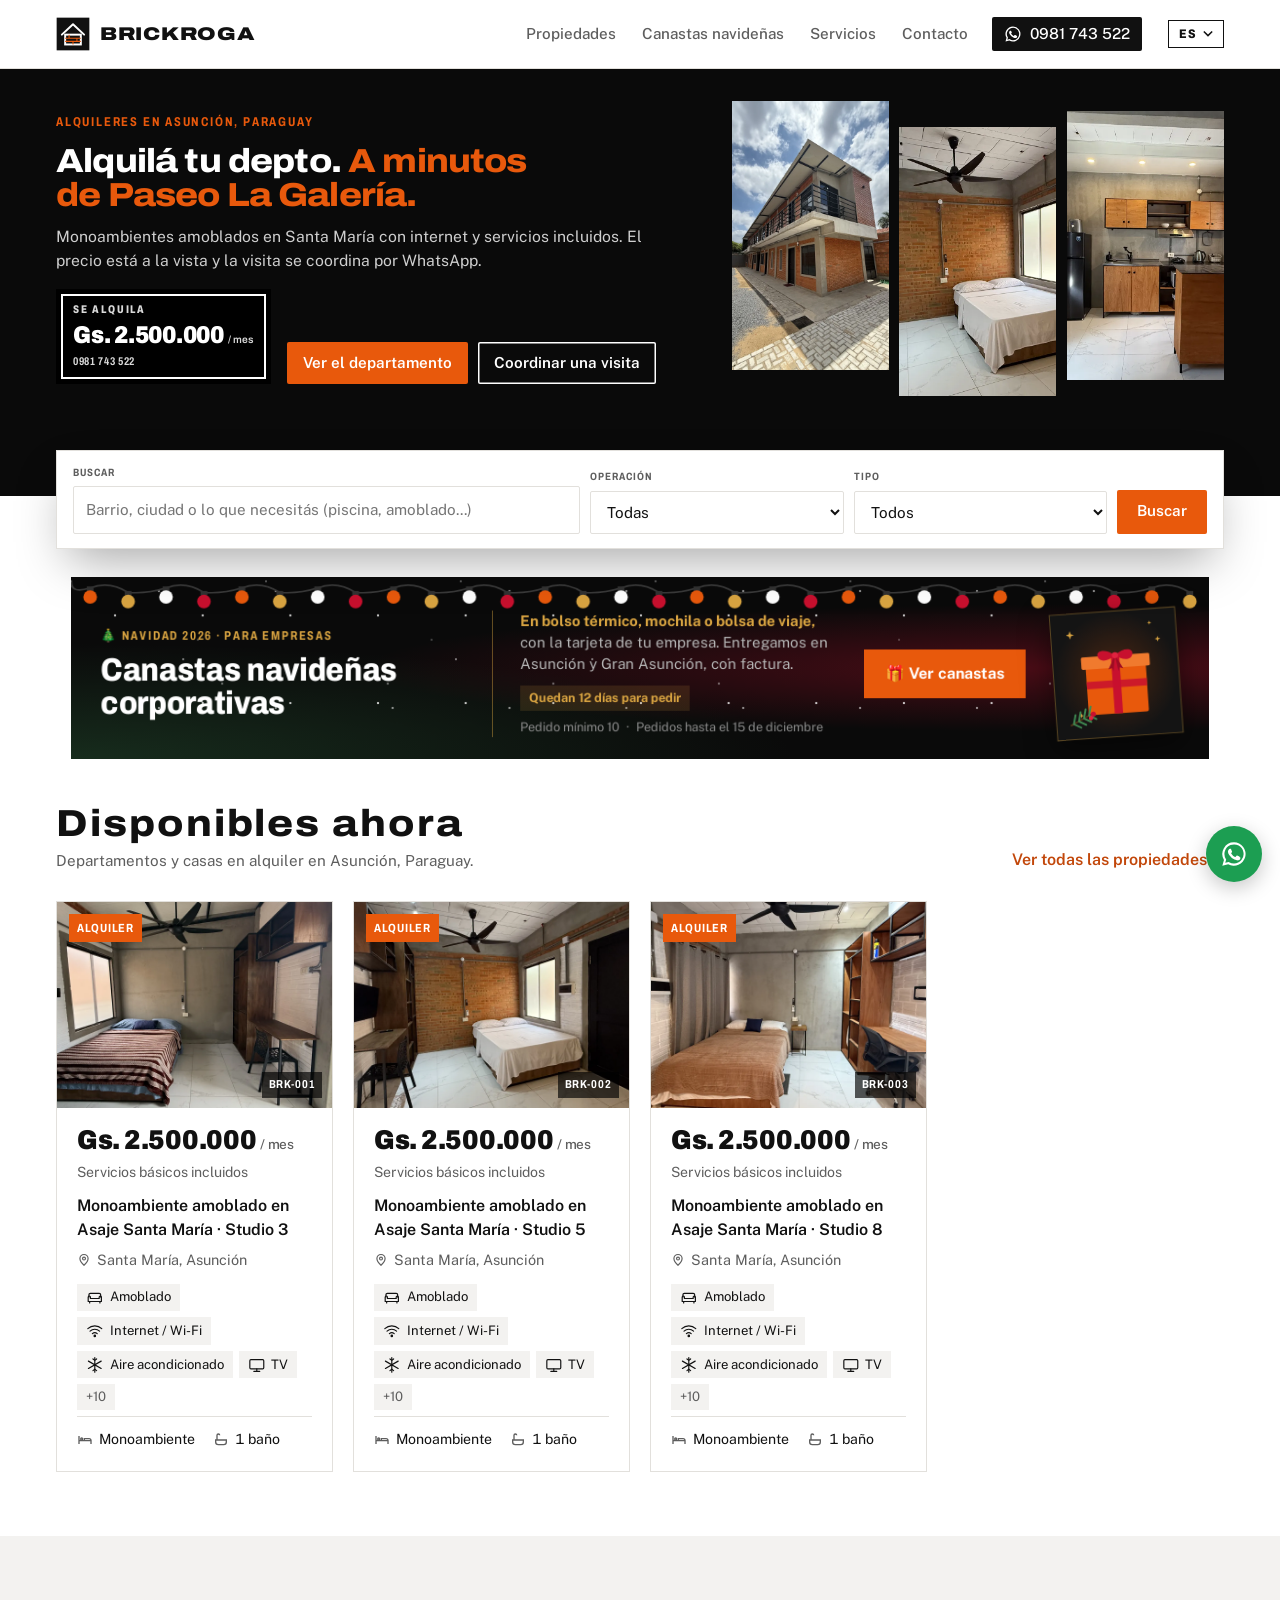
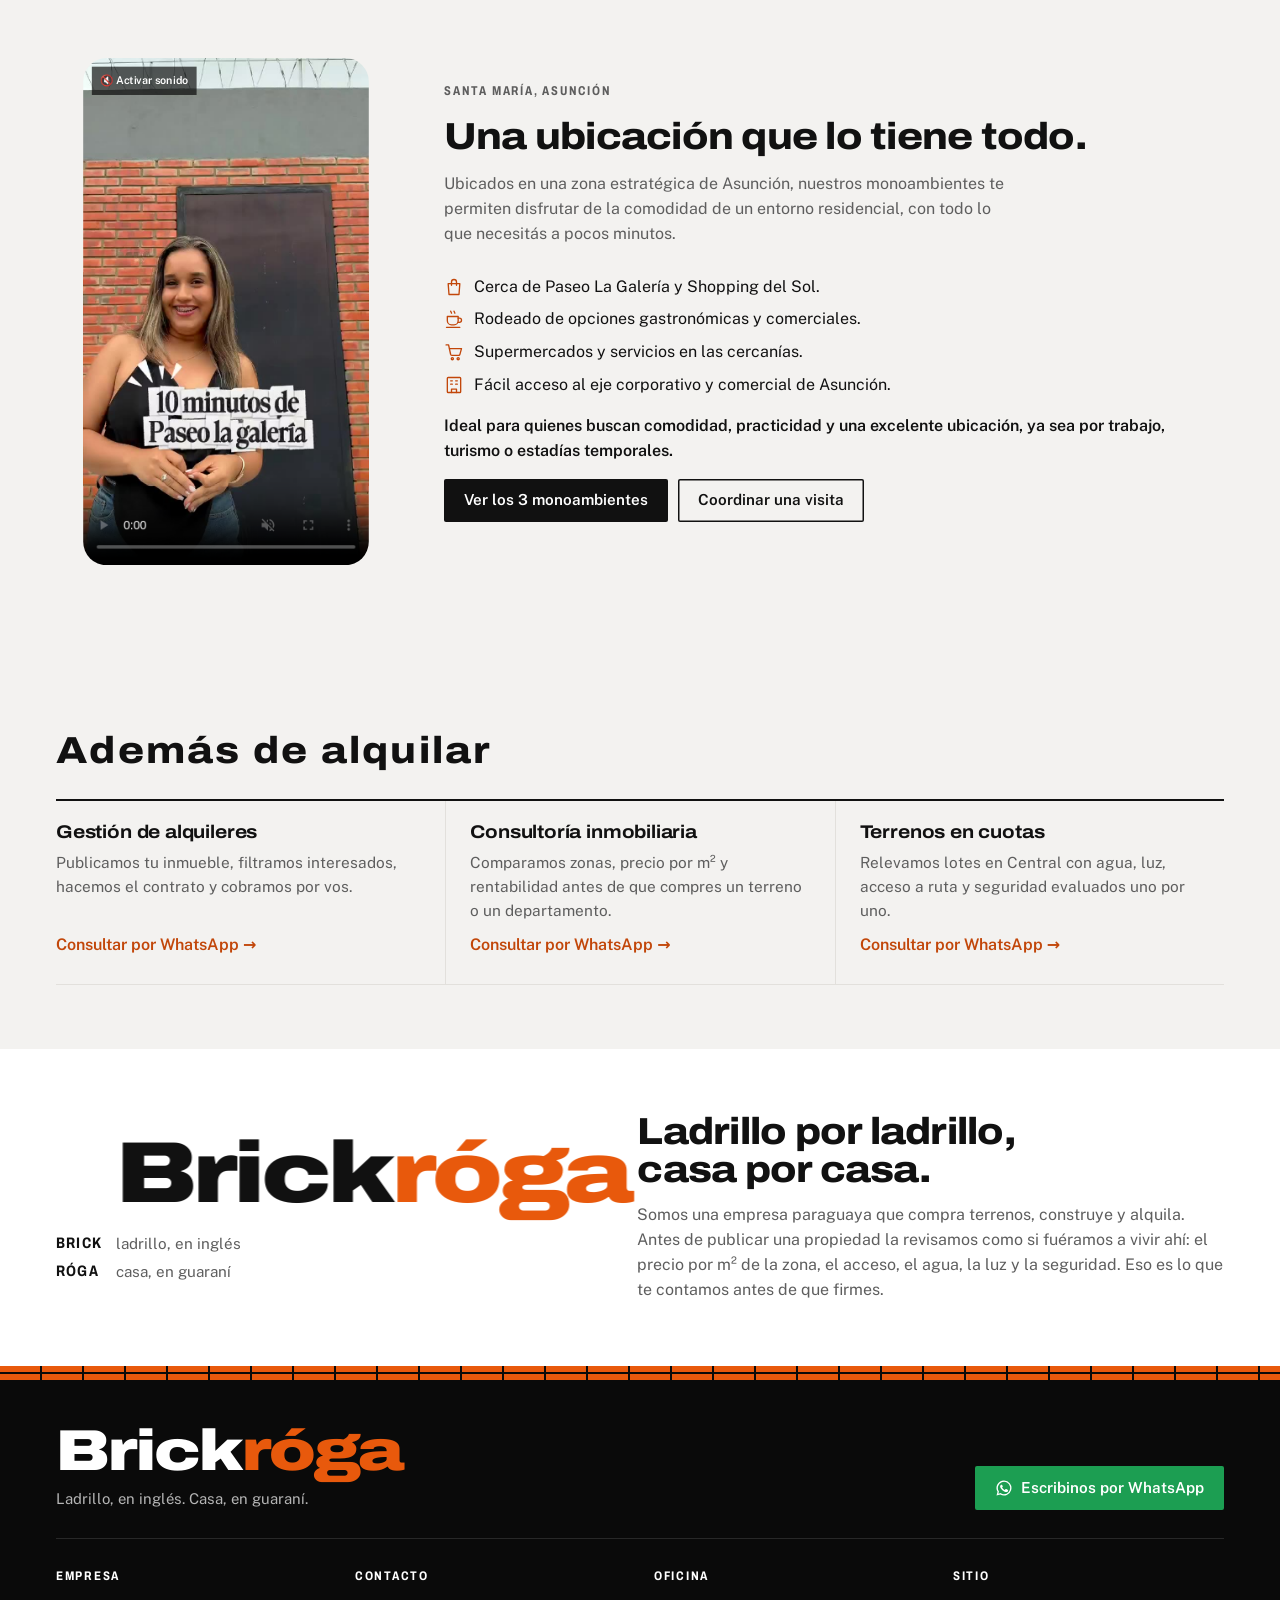
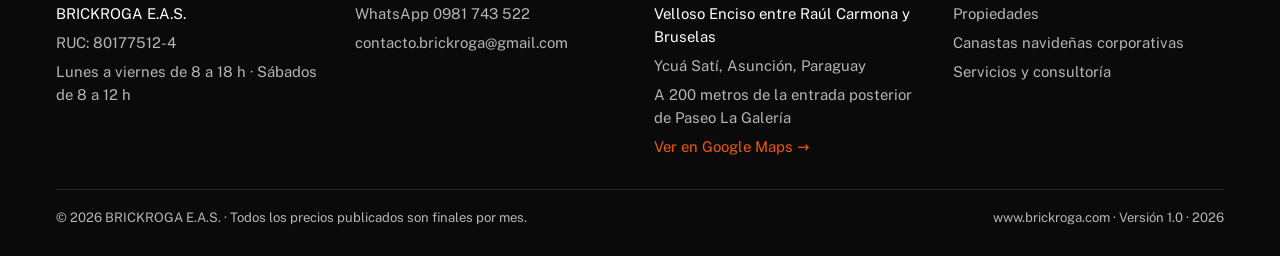
<file: index.html>
<!doctype html>
<html lang="es-PY">
<head>
<title>Alquiler de departamentos amoblados en Asunción, Paraguay | Brickroga</title>
<meta charset="utf-8">
<meta name="viewport" content="width=device-width, initial-scale=1, viewport-fit=cover">
<meta name="claude:viewport-fit-sides" content="cover">
<meta name="theme-color" content="#111111">
<link rel="icon" type="image/svg+xml" href="assets/favicon.svg">
<link rel="preconnect" href="https://fonts.googleapis.com">
<link rel="preconnect" href="https://fonts.gstatic.com" crossorigin>
<link rel="stylesheet" href="https://fonts.googleapis.com/css2?family=Archivo:wdth,wght@62..125,400..900&family=Public+Sans:wght@400;500;600;700&display=swap">
<link rel="stylesheet" href="assets/styles.css">
<meta name="description" content="Alquiler de monoambientes amoblados en Asunción, Paraguay: barrio Santa María, a minutos de Paseo La Galería, desde Gs. 2.500.000 por mes con internet y servicios incluidos. Casa con piscina en San Bernardino y canastas navideñas para empresas.">
<link rel="canonical" href="https://www.brickroga.com/">
<link rel="alternate" hreflang="es-PY" href="https://www.brickroga.com/">
<link rel="alternate" hreflang="en" href="https://www.brickroga.com/?lang=en">
<link rel="alternate" hreflang="x-default" href="https://www.brickroga.com/">
<meta name="geo.region" content="PY-ASU">
<meta name="geo.placename" content="Asunción, Paraguay">
<meta property="og:title" content="Brickroga | Alquileres en Asunción, Paraguay, con el precio a la vista">
<meta property="og:description" content="Monoambientes amoblados en Santa María, Asunción, Paraguay. Gs. 2.500.000 por mes, servicios incluidos.">
<meta property="og:type" content="website">
<meta property="og:locale" content="es_PY">
<meta property="og:url" content="https://www.brickroga.com/">
<meta property="og:image" content="https://www.brickroga.com/assets/fotos/asaje/comun/6455.webp">
<script type="application/ld+json">
{"@context":"https://schema.org","@graph":[
 {"@type":"WebSite","@id":"https://www.brickroga.com/#web","url":"https://www.brickroga.com/","name":"Brickroga","inLanguage":"es-PY",
  "potentialAction":{"@type":"SearchAction","target":"https://www.brickroga.com/alquileres.html?q={q}","query-input":"required name=q"}},
 {"@type":["RealEstateAgent","LocalBusiness"],"@id":"https://www.brickroga.com/#empresa","name":"Brickroga","legalName":"BRICKROGA E.A.S.","url":"https://www.brickroga.com/",
  "description":"Empresa paraguaya que alquila monoambientes amoblados en Asunción y casas de temporada, y arma canastas navideñas corporativas.",
  "telephone":"+595981743522","email":"contacto.brickroga@gmail.com","taxID":"80177512-4","image":"https://www.brickroga.com/assets/fotos/asaje/comun/6455.webp",
  "address":{"@type":"PostalAddress","streetAddress":"Velloso Enciso entre Raúl Carmona y Bruselas, Ycuá Satí","addressLocality":"Asunción","addressCountry":"PY"},
  "areaServed":[{"@type":"City","name":"Asunción"},{"@type":"Country","name":"Paraguay"}],
  "openingHours":["Mo-Fr 08:00-18:00","Sa 08:00-12:00"]}
]}
</script>
</head>
<body data-page="inicio">
<header id="site-header"></header>

<main>
  <section class="slider" id="slider" aria-roledescription="carrusel" aria-label="Destacados">
    <div class="slides">
      <div class="slide on" aria-hidden="false">
        <div class="wrap">
          <div>
            <p class="label">Alquileres en Asunción, Paraguay</p>
            <h1>Alquilá tu depto. <em>A minutos de Paseo La Galería.</em></h1>
            <p class="lead">Monoambientes amoblados en Santa María con internet y servicios incluidos. El precio está a la vista y la visita se coordina por WhatsApp.</p>
            <div id="hero-sign"></div>
            <div class="cta">
              <a class="btn btn-orange" href="alquiler-monoambiente-amoblado-asaje-santa-maria-studio-3-asuncion.html">Ver el departamento</a>
              <a class="btn btn-line" data-wa="Hola Brickroga, quiero coordinar una visita al monoambiente de Santa María." href="#">Coordinar una visita</a>
            </div>
          </div>
          <div class="photos" id="hero-photos" aria-hidden="true"></div>
        </div>
      </div>
      <div class="slide summer-slide" aria-hidden="true">
        <div class="wrap">
          <div>
            <p class="label"><span aria-hidden="true">☀️ </span>Verano en San Bernardino</p>
            <p class="h1">Este verano, <em>piscina propia</em> a pasos del lago.</p>
            <p class="lead">Casa entera con 2 habitaciones, piscina privada y parrilla, para hasta 6 personas. Tu perro también viene. <span class="sb-rating" id="sb-rating"></span></p>
            <div id="sb-sign"></div>
            <div class="cta">
              <a class="btn btn-orange" href="alquiler-casa-con-piscina-san-bernardino-paraguay.html" tabindex="-1">Ver la casa</a>
              <a class="btn btn-line" data-wa="Hola Brickroga, quiero consultar fechas para la casa con piscina de San Bernardino (BRK-004)." href="#" tabindex="-1">Consultar fechas</a>
            </div>
          </div>
          <div class="photos" id="sb-photos" aria-hidden="true"></div>
        </div>
      </div>
    </div>
    <div class="slider-ui"><div class="wrap">
      <div class="dots" role="group" aria-label="Elegir banner"><button type="button" aria-label="Banner 1: alquileres" aria-pressed="true"></button><button type="button" aria-label="Banner 2: verano en San Bernardino" aria-pressed="false"></button></div>
      <div class="arrows"><button type="button" class="prev" aria-label="Banner anterior">‹</button><button type="button" class="next" aria-label="Banner siguiente">›</button></div>
    </div></div>
  </section>

  <section class="finder" aria-label="Buscar propiedades">
    <div class="wrap">
      <form action="alquileres.html" id="finder">
        <div class="field"><label for="s-q">Buscar</label><input id="s-q" name="q" type="search" placeholder="Barrio, ciudad o lo que necesitás (piscina, amoblado...)"></div>
        <div class="field"><label for="s-op">Operación</label><select id="s-op" name="op"><option value="">Todas</option><option>Alquiler</option><option>Alquiler temporario</option><option>Venta</option></select></div>
        <div class="field"><label for="s-tipo">Tipo</label><select id="s-tipo" name="tipo"><option value="">Todos</option><option>Monoambiente</option><option>Departamento</option><option>Casa</option><option>Terreno</option></select></div>
        <button class="btn btn-orange" type="submit">Buscar</button>
      </form>
    </div>
  </section>

  <section class="promo-sec" aria-label="Canastas navideñas corporativas">
    <div class="wrap">
      <a class="promo" href="canastas-navidenas-corporativas.html">
        <span class="promo-a"><span class="label"><span aria-hidden="true">🎄 </span>Navidad 2026 · Para empresas</span><strong>Canastas navideñas corporativas</strong></span>
        <span class="promo-b"><b>En bolso térmico, mochila o bolsa de viaje,</b> con la tarjeta de tu empresa. Entregamos en Asunción y Gran Asunción, con factura.<span class="promo-count" id="promo-count"></span><small>Pedido mínimo <span data-min-units>10</span> <i aria-hidden="true">·</i> Pedidos hasta el <span data-deadline>15 de diciembre</span></small></span>
        <span class="promo-cta"><span aria-hidden="true">🎁 </span>Ver canastas</span>
        <span class="promo-img" id="promo-img" aria-hidden="true"></span>
      </a>
    </div>
  </section>

  <section class="section">
    <div class="wrap">
      <div class="section-head">
        <div><h2>Disponibles ahora</h2><p class="muted sub-h">Departamentos y casas en alquiler en Asunción, Paraguay.</p></div>
        <a class="link" href="alquileres.html">Ver todas las propiedades →</a>
      </div>
      <div data-list="destacados"></div>
    </div>
  </section>

  <section class="section section-concrete" aria-labelledby="vid-t">
    <div class="wrap vid-sec">
      <div style="min-width:0"><video data-auto controls muted loop playsinline preload="metadata" poster="assets/video/romi.jpg" src="assets/video/romi.mp4" aria-label="Video recorriendo los monoambientes de Santa María"></video></div>
      <div style="display:grid;gap:16px">
        <p class="label">Santa María, Asunción</p>
        <h2 id="vid-t">Una ubicación que lo tiene todo.</h2>
        <p class="muted" style="max-width:56ch">Ubicados en una zona estratégica de Asunción, nuestros monoambientes te permiten disfrutar de la comodidad de un entorno residencial, con todo lo que necesitás a pocos minutos.</p>
        <ul class="near-list">
          <li>🛍️ Cerca de Paseo La Galería y Shopping del Sol.</li>
          <li>☕ Rodeado de opciones gastronómicas y comerciales.</li>
          <li>🛒 Supermercados y servicios en las cercanías.</li>
          <li>🏢 Fácil acceso al eje corporativo y comercial de Asunción.</li>
        </ul>
        <p style="font-weight:600">Ideal para quienes buscan comodidad, practicidad y una excelente ubicación, ya sea por trabajo, turismo o estadías temporales.</p>
        <div style="display:flex;gap:10px;flex-wrap:wrap"><a class="btn btn-black" href="alquileres.html?q=Santa%20Mar%C3%ADa">Ver los 3 monoambientes</a><a class="btn btn-line" data-wa="Hola Brickroga, vi el video de los monoambientes de Santa María y quiero coordinar una visita." href="#">Coordinar una visita</a></div>
      </div>
    </div>
  </section>

  <section class="section section-concrete" id="servicios">
    <div class="wrap">
      <div class="section-head"><h2>Además de alquilar</h2></div>
      <div class="svc-list" data-list="servicios"></div>
    </div>
  </section>

  <section class="section">
    <div class="wrap story">
      <div>
        <div class="word">Brick<span class="r">róga</span></div>
        <div class="gloss"><b>Brick</b><span>ladrillo, en inglés</span><b>Róga</b><span>casa, en guaraní</span></div>
      </div>
      <div style="display:grid;gap:14px">
        <h2>Ladrillo por ladrillo, casa por casa.</h2>
        <p class="muted">Somos una empresa paraguaya que compra terrenos, construye y alquila. Antes de publicar una propiedad la revisamos como si fuéramos a vivir ahí: el precio por m² de la zona, el acceso, el agua, la luz y la seguridad. Eso es lo que te contamos antes de que firmes.</p>
      </div>
    </div>
  </section>
</main>

<footer id="site-footer"></footer>
<script src="data/datos.js"></script>
<script src="assets/i18n.js"></script>
<script src="assets/iconos.js"></script>
<script src="assets/navidad.js"></script>
<script src="assets/app.js"></script>
<script>
  (function () {
    const E = BRK.esc, p = BRICKROGA.propiedades.find(x => x.destacado) || BRICKROGA.propiedades[0];
    const ci = BRICKROGA.canastas_info, cp = BRICKROGA.canastas.flatMap(c => c.fotos || [])[0];
    document.getElementById("promo-img").innerHTML = cp ? `<img src="${E(cp)}" alt="">` : BRK_XART("regalo");
    document.querySelectorAll("[data-min-units]").forEach(e => e.textContent = ci.pedido_minimo);
    const promo = document.querySelector(".promo");
    promo.insertAdjacentHTML("afterbegin", BRK_SNOW() + BRK_LIGHTS(30));

    const left = ci.cierre ? Math.ceil((new Date(ci.cierre + "T23:59:59-03:00") - Date.now()) / 864e5) : null;
    if (left !== null && left < 0) {
      /* season over: hide the Christmas strip */
      document.querySelector(".promo-sec").remove();
    } else if (left !== null && left <= 45) {
      document.getElementById("promo-count").textContent = left === 0 ? "Hoy es el último día para pedir" : left === 1 ? "Queda 1 día para pedir" : "Quedan " + left + " días para pedir";
    }
    document.querySelectorAll("[data-deadline]").forEach(e => e.textContent = ci.fecha_limite);
    if (p) {
      document.getElementById("hero-sign").innerHTML = BRK.cartel(p);
      const f = p.fotos_hero || p.fotos || [];
      document.getElementById("hero-photos").innerHTML = [f[0], f[1], f[2]].map(s => s ? `<figure><img src="${E(s)}" alt=""></figure>` : `<figure><div class="ph-dark">${BRK_ICONS.house}<span>Foto próximamente</span></div></figure>`).join("");
    }
    /* slide 3: San Bernardino summer */
    const sb = BRK.visibles().find(x => x.id === "san-bernardino-casa");
    if (sb && (sb.fotos || []).length) {
      document.getElementById("sb-sign").innerHTML = BRK.cartel(sb);
      if (sb.resenas) document.getElementById("sb-rating").textContent = "★ " + String(sb.resenas.nota).replace(".", ",") + " en " + sb.resenas.fuente + ".";
      const sf = sb.fotos || [];
      document.getElementById("sb-photos").innerHTML = [sf[0], sf[6], sf[7]].filter(Boolean).map(s => `<figure><img src="${E(s)}" alt=""></figure>`).join("");
    } else {
      document.querySelector("#slider .summer-slide").remove(); document.querySelectorAll("#slider .dots button")[1].remove();
    }

    /* slider: crossfade every 2 s (plus a 0.6 s fade), pauses on hover/focus and when the tab is hidden */
    const root = document.getElementById("slider"), slides = [...root.querySelectorAll(".slide")], dots = [...root.querySelectorAll(".dots button")];
    if (slides.length < 2) { root.querySelector(".slider-ui").hidden = true; return; } // one banner: no dots, arrows or timer
    const RM = matchMedia("(prefers-reduced-motion: reduce)").matches;
    let cur = 0, tm = null;
    function go(n) {
      cur = (n + slides.length) % slides.length;
      slides.forEach((s, k) => { const on = k === cur; s.classList.toggle("on", on); s.setAttribute("aria-hidden", on ? "false" : "true"); s.querySelectorAll("a").forEach(a => on ? a.removeAttribute("tabindex") : a.setAttribute("tabindex", "-1")); });
      dots.forEach((d, k) => { d.setAttribute("aria-pressed", k === cur ? "true" : "false"); });
      // restart the progress bar animation
      dots[cur].style.animation = "none"; void dots[cur].offsetWidth; dots[cur].style.animation = "";
      plan();
    }
    function plan() { clearTimeout(tm); if (!RM && !root.classList.contains("paused")) tm = setTimeout(() => go(cur + 1), 2600); }
    dots.forEach((d, k) => d.addEventListener("click", () => go(k)));
    root.querySelector(".prev").addEventListener("click", () => go(cur - 1));
    root.querySelector(".next").addEventListener("click", () => go(cur + 1));
    const pause = () => { root.classList.add("paused"); clearTimeout(tm); }, resume = () => { root.classList.remove("paused"); go(cur); };
    root.addEventListener("mouseenter", pause); root.addEventListener("mouseleave", resume);
    root.addEventListener("focusin", pause); root.addEventListener("focusout", e => { if (!root.contains(e.relatedTarget)) resume(); });
    document.addEventListener("visibilitychange", () => document.hidden ? clearTimeout(tm) : plan());
    let x0 = null;
    root.addEventListener("touchstart", e => { x0 = e.touches[0].clientX; }, { passive: true });
    root.addEventListener("touchend", e => { if (x0 === null) return; const dx = e.changedTouches[0].clientX - x0; if (Math.abs(dx) > 50) go(cur + (dx < 0 ? 1 : -1)); x0 = null; });
    if (RM) root.classList.add("paused");
    plan();
  })();
</script>
</body>
</html>
</file>
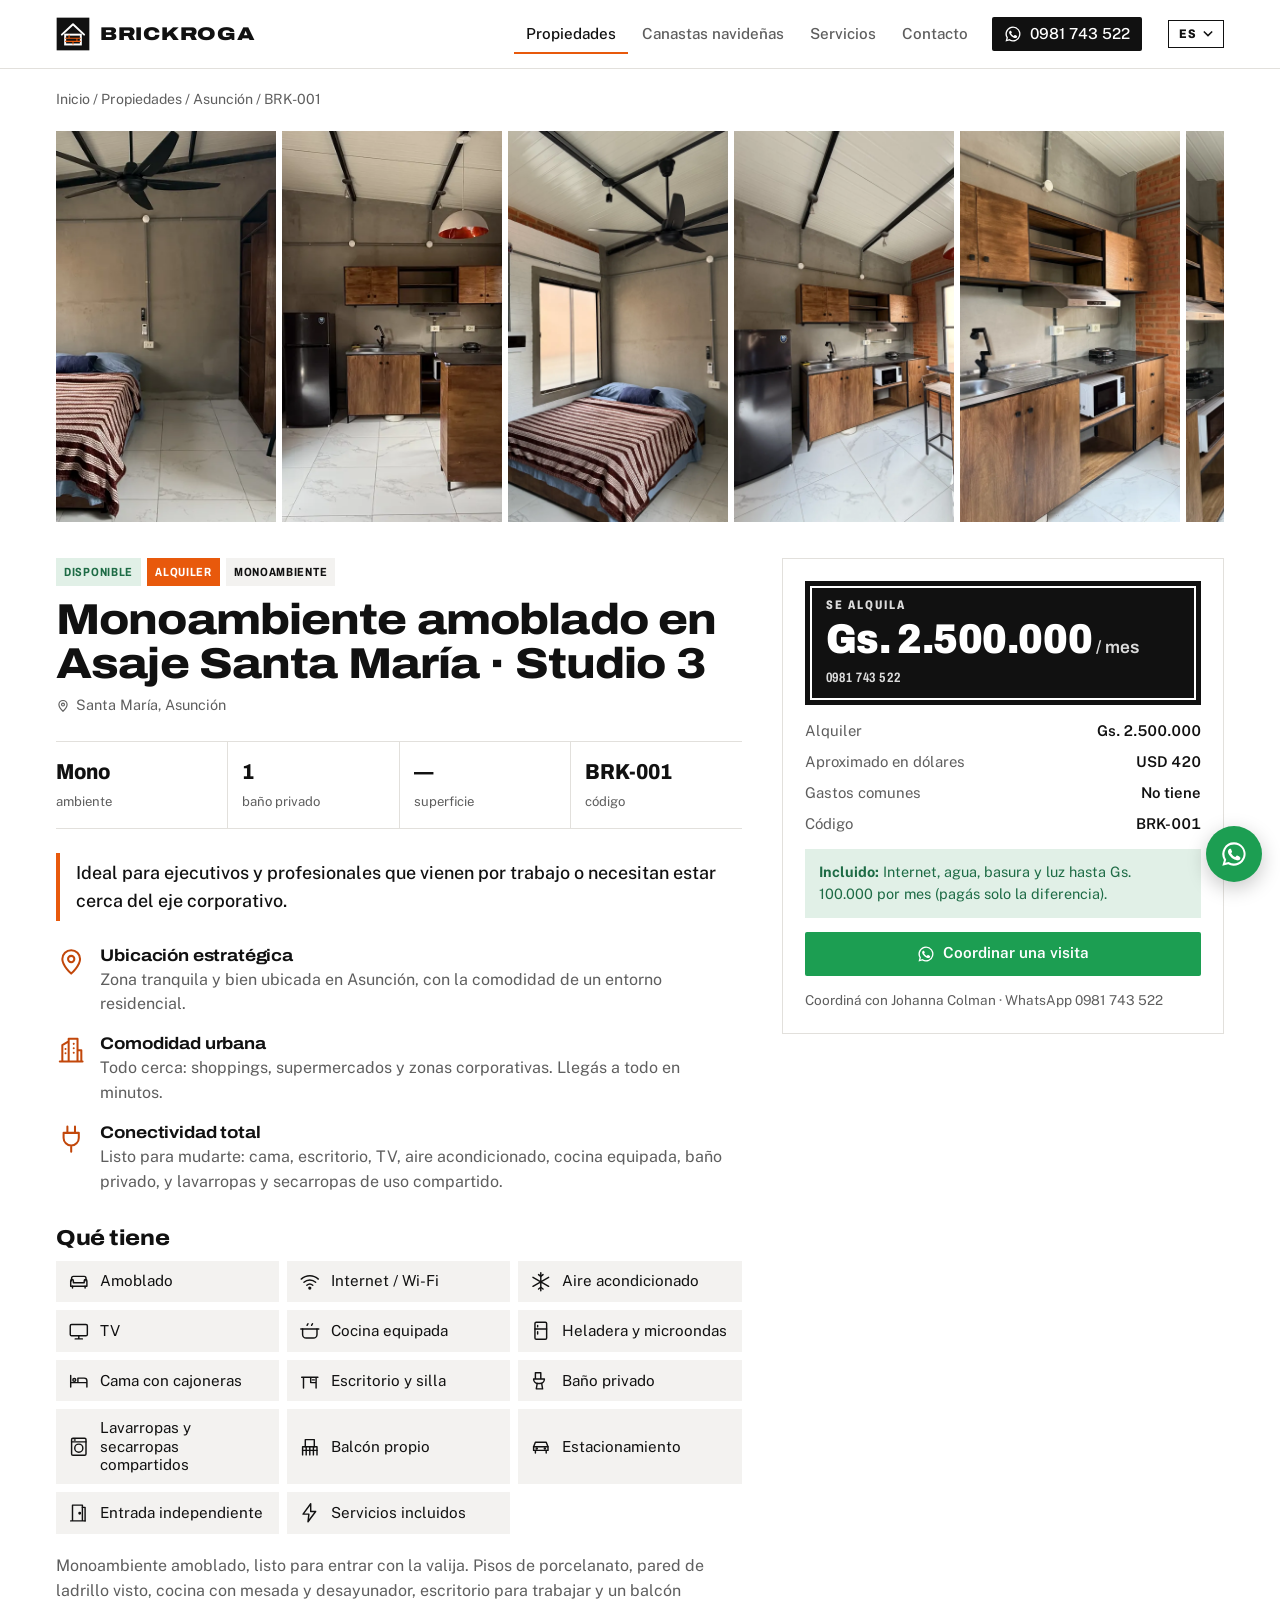
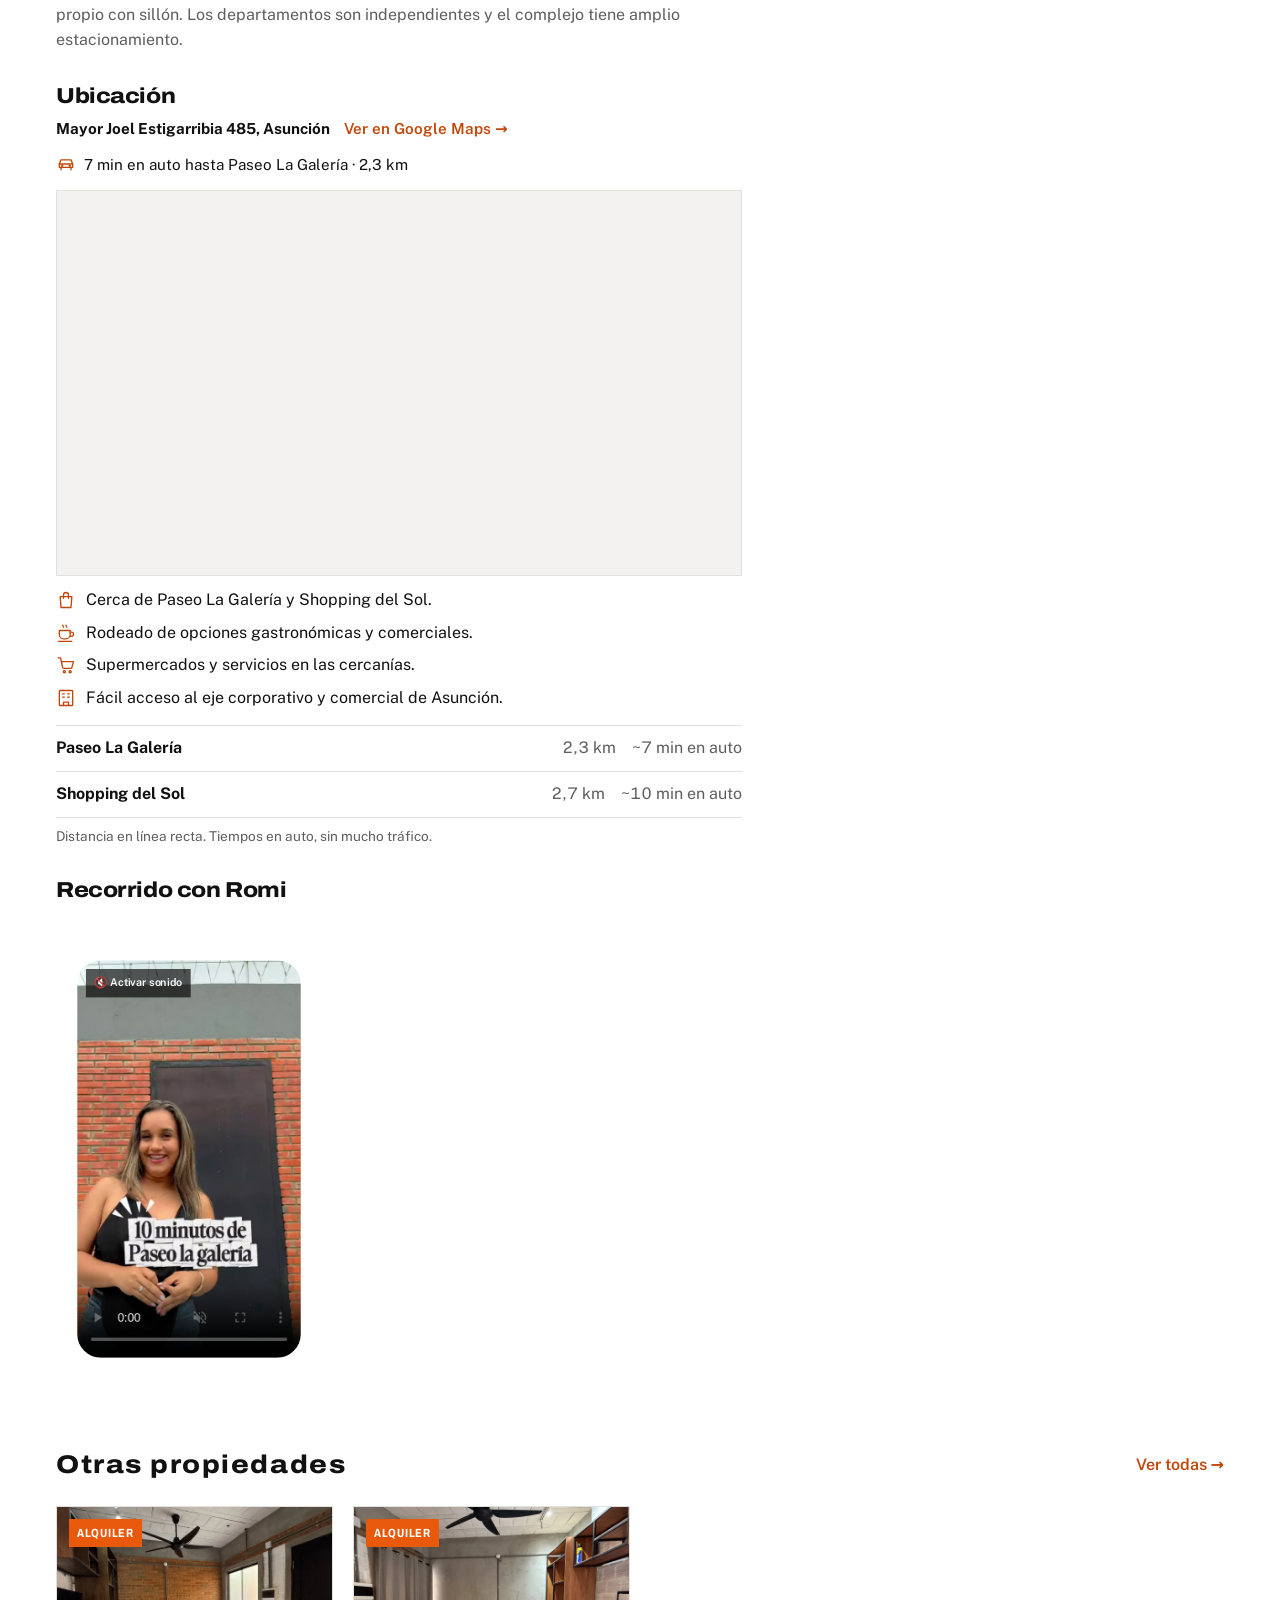
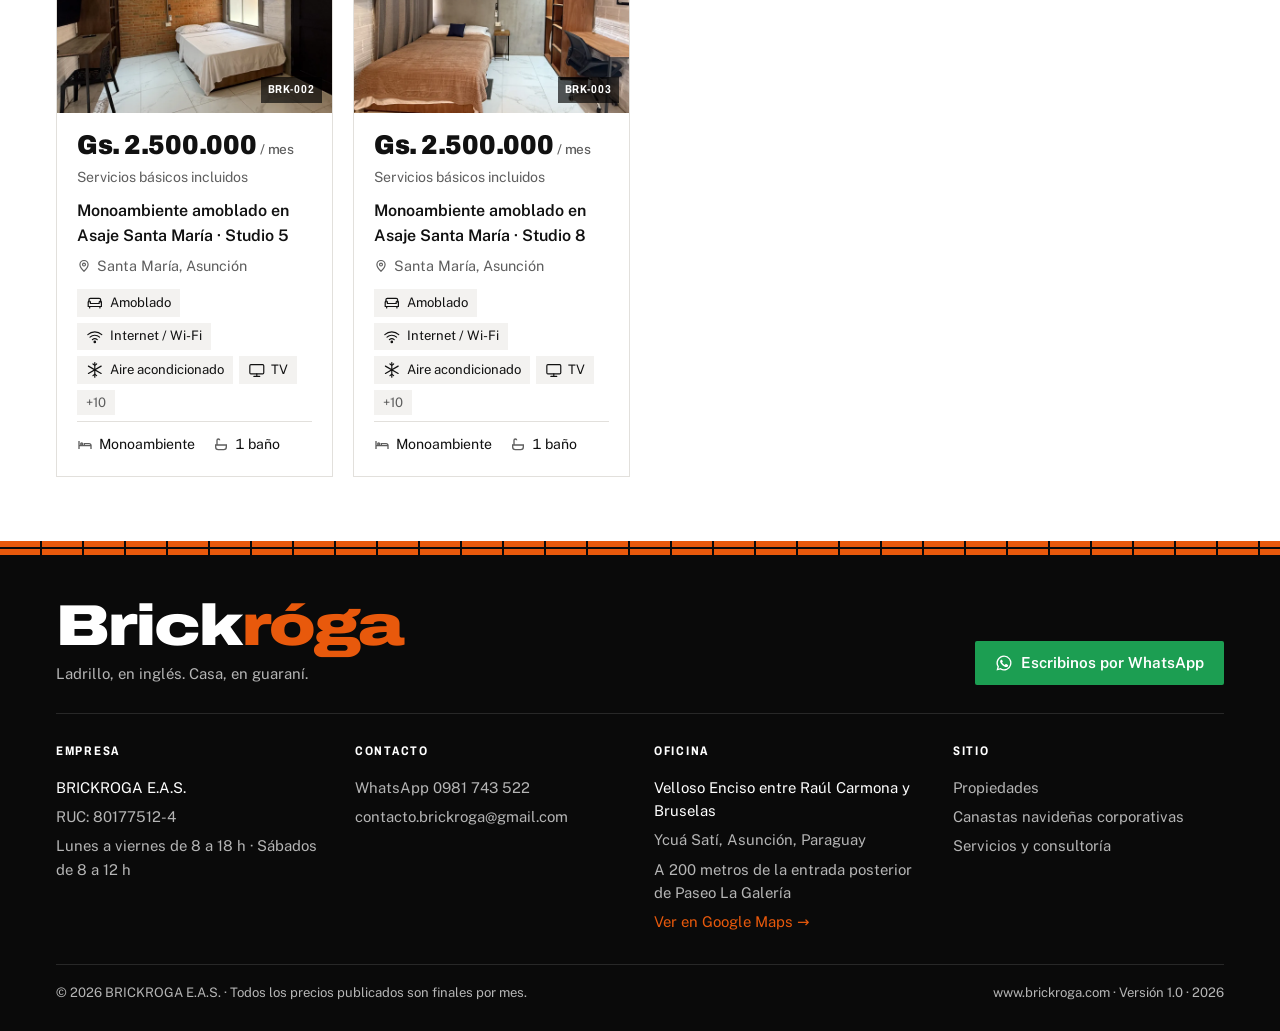
<file: alquiler-monoambiente-amoblado-santa-maria-asuncion-1.html>
<!doctype html>
<!-- Generado por herramientas/generar-fichas.js desde propiedad.html y data/datos.js: no editar a mano -->
<html lang="es-PY">
<head>
<title>Alquiler: Monoambiente amoblado en Santa María, Unidad 1, Asunción, Paraguay | Brickroga</title>
<meta charset="utf-8">
<meta name="viewport" content="width=device-width, initial-scale=1, viewport-fit=cover">
<meta name="claude:viewport-fit-sides" content="cover">
<meta name="theme-color" content="#111111">
<link rel="icon" type="image/svg+xml" href="assets/favicon.svg">
<link rel="preconnect" href="https://fonts.googleapis.com">
<link rel="preconnect" href="https://fonts.gstatic.com" crossorigin>
<link rel="stylesheet" href="https://fonts.googleapis.com/css2?family=Archivo:wdth,wght@62..125,400..900&family=Public+Sans:wght@400;500;600;700&display=swap">
<link rel="stylesheet" href="assets/styles.css">
<meta name="description" content="Monoambiente amoblado en Santa María, Unidad 1 en Santa María, Asunción, Paraguay. Gs. 2.500.000 por mes. Incluye internet, agua, basura y luz hasta Gs. 100.000 por mes (pagás solo la diferencia). Ideal para ejecutivos y profesionales que vienen por trabajo o necesitan estar cerca del eje corporativ">
<link rel="canonical" href="https://www.brickroga.com/alquiler-monoambiente-amoblado-santa-maria-asuncion-1.html">
<link rel="alternate" hreflang="es-PY" href="https://www.brickroga.com/alquiler-monoambiente-amoblado-santa-maria-asuncion-1.html">
<link rel="alternate" hreflang="en" href="https://www.brickroga.com/alquiler-monoambiente-amoblado-santa-maria-asuncion-1.html?lang=en">
<link rel="alternate" hreflang="x-default" href="https://www.brickroga.com/alquiler-monoambiente-amoblado-santa-maria-asuncion-1.html">
<meta name="geo.region" content="PY-ASU">
<meta name="geo.placename" content="Asunción, Paraguay">
<meta name="geo.position" content="-25.301266;-57.550014">
<meta property="og:title" content="Monoambiente amoblado en Santa María · Unidad 1 · Gs. 2.500.000 por mes">
<meta property="og:description" content="Monoambiente amoblado en Santa María, Unidad 1 en Santa María, Asunción, Paraguay. Gs. 2.500.000 por mes. Incluye internet, agua, basura y luz hasta Gs. 100.000 por mes (pagás solo la diferencia). Ideal para ejecutivos y profesionales que vienen por trabajo o necesitan estar cerca del eje corporativ">
<meta property="og:type" content="website">
<meta property="og:locale" content="es_PY">
<meta property="og:url" content="https://www.brickroga.com/alquiler-monoambiente-amoblado-santa-maria-asuncion-1.html">
<meta property="og:image" content="https://www.brickroga.com/assets/fotos/santa-maria/r1.webp">
<script type="application/ld+json">{"@context":"https://schema.org","@graph":[{"@type":"RealEstateListing","@id":"https://www.brickroga.com/alquiler-monoambiente-amoblado-santa-maria-asuncion-1.html","url":"https://www.brickroga.com/alquiler-monoambiente-amoblado-santa-maria-asuncion-1.html","name":"Monoambiente amoblado en Santa María · Unidad 1","description":"Monoambiente amoblado en Santa María, Unidad 1 en Santa María, Asunción, Paraguay. Gs. 2.500.000 por mes. Incluye internet, agua, basura y luz hasta Gs. 100.000 por mes (pagás solo la diferencia). Ideal para ejecutivos y profesionales que vienen por trabajo o necesitan estar cerca del eje corporativ","inLanguage":"es-PY","image":"https://www.brickroga.com/assets/fotos/santa-maria/r1.webp","about":{"@type":"Apartment","name":"Monoambiente amoblado en Santa María · Unidad 1","description":"Monoambiente amoblado, listo para entrar con la valija. Pisos de porcelanato, pared de ladrillo visto, cocina con mesada y desayunador, escritorio para trabajar y un patio propio con mesa. Los departamentos son independientes y el complejo tiene amplio estacionamiento.","address":{"@type":"PostalAddress","streetAddress":"Mayor Joel Estigarribia 485, Asunción","addressLocality":"Asunción","addressRegion":"Asunción","addressCountry":"PY"},"geo":{"@type":"GeoCoordinates","latitude":-25.301266,"longitude":-57.550014},"numberOfRooms":1,"numberOfBathroomsTotal":1,"amenityFeature":[{"@type":"LocationFeatureSpecification","name":"Amoblado","value":true},{"@type":"LocationFeatureSpecification","name":"Internet / Wi-Fi","value":true},{"@type":"LocationFeatureSpecification","name":"Aire acondicionado","value":true},{"@type":"LocationFeatureSpecification","name":"TV","value":true},{"@type":"LocationFeatureSpecification","name":"Cocina equipada","value":true},{"@type":"LocationFeatureSpecification","name":"Heladera y microondas","value":true},{"@type":"LocationFeatureSpecification","name":"Cama con cajoneras","value":true},{"@type":"LocationFeatureSpecification","name":"Escritorio y silla","value":true},{"@type":"LocationFeatureSpecification","name":"Baño privado","value":true},{"@type":"LocationFeatureSpecification","name":"Lavarropas y secarropas compartidos","value":true},{"@type":"LocationFeatureSpecification","name":"Patio propio","value":true},{"@type":"LocationFeatureSpecification","name":"Estacionamiento","value":true},{"@type":"LocationFeatureSpecification","name":"Entrada independiente","value":true},{"@type":"LocationFeatureSpecification","name":"Servicios incluidos","value":true}],"image":["https://www.brickroga.com/assets/fotos/santa-maria/r1.webp","https://www.brickroga.com/assets/fotos/santa-maria/fachada.jpg","https://www.brickroga.com/assets/fotos/santa-maria/r5.webp","https://www.brickroga.com/assets/fotos/santa-maria/r4.webp","https://www.brickroga.com/assets/fotos/santa-maria/r3.webp","https://www.brickroga.com/assets/fotos/santa-maria/r2.webp"]},"offers":{"@type":"Offer","price":2500000,"priceCurrency":"PYG","businessFunction":"http://purl.org/goodrelations/v1#LeaseOut","priceSpecification":{"@type":"UnitPriceSpecification","price":2500000,"priceCurrency":"PYG","unitText":"mes"},"availability":"https://schema.org/InStock","seller":{"@id":"https://www.brickroga.com/#empresa"}}},{"@type":"BreadcrumbList","itemListElement":[{"@type":"ListItem","position":1,"name":"Inicio","item":"https://www.brickroga.com/"},{"@type":"ListItem","position":2,"name":"Propiedades en Paraguay","item":"https://www.brickroga.com/alquileres.html"},{"@type":"ListItem","position":3,"name":"Monoambiente amoblado en Santa María · Unidad 1","item":"https://www.brickroga.com/alquiler-monoambiente-amoblado-santa-maria-asuncion-1.html"}]},{"@type":["RealEstateAgent","LocalBusiness"],"@id":"https://www.brickroga.com/#empresa","name":"Brickroga","legalName":"BRICKROGA E.A.S.","url":"https://www.brickroga.com/","telephone":"+595981743522","email":"contacto.brickroga@gmail.com","taxID":"80177512-4","address":{"@type":"PostalAddress","streetAddress":"Velloso Enciso entre Raúl Carmona y Bruselas","addressLocality":"Asunción","addressCountry":"PY"},"areaServed":{"@type":"Country","name":"Paraguay"}}]}</script>
</head>
<body data-page="alquileres" data-dyn-title data-prop="santa-maria-1">
<header id="site-header"></header>
<main class="wrap" id="main">
  <article class="seo-ficha">
    <p><a href="index.html">Inicio</a> / <a href="alquileres.html">Propiedades en Paraguay</a> / BRK-001</p>
    <h1>Monoambiente amoblado en Santa María · Unidad 1</h1>
    <p>Alquiler · Monoambiente · Santa María, Asunción, Paraguay</p>
    <p><strong>Gs. 2.500.000 por mes</strong> · Incluye: Internet, agua, basura y luz hasta Gs. 100.000 por mes (pagás solo la diferencia).</p>
    <p>Ideal para ejecutivos y profesionales que vienen por trabajo o necesitan estar cerca del eje corporativo.</p>
    <p>Monoambiente amoblado, listo para entrar con la valija. Pisos de porcelanato, pared de ladrillo visto, cocina con mesada y desayunador, escritorio para trabajar y un patio propio con mesa. Los departamentos son independientes y el complejo tiene amplio estacionamiento.</p>
    <h2>Comodidades</h2><ul><li>Amoblado</li><li>Internet / Wi-Fi</li><li>Aire acondicionado</li><li>TV</li><li>Cocina equipada</li><li>Heladera y microondas</li><li>Cama con cajoneras</li><li>Escritorio y silla</li><li>Baño privado</li><li>Lavarropas y secarropas compartidos</li><li>Patio propio</li><li>Estacionamiento</li><li>Entrada independiente</li><li>Servicios incluidos</li></ul>
    <h2>Ubicación</h2><p>Mayor Joel Estigarribia 485, Asunción</p>
    <ul><li>Paseo La Galería: 2,3 km, unos 7 min en auto</li><li>Shopping del Sol: 2,7 km, unos 10 min en auto</li></ul>
    <img src="assets/fotos/santa-maria/r1.webp" alt="Monoambiente amoblado en Santa María · Unidad 1 en Asunción, Paraguay: foto 1" width="400" height="300" loading="lazy"><img src="assets/fotos/santa-maria/fachada.jpg" alt="Monoambiente amoblado en Santa María · Unidad 1 en Asunción, Paraguay: foto 2" width="400" height="300" loading="lazy"><img src="assets/fotos/santa-maria/r5.webp" alt="Monoambiente amoblado en Santa María · Unidad 1 en Asunción, Paraguay: foto 3" width="400" height="300" loading="lazy"><img src="assets/fotos/santa-maria/r4.webp" alt="Monoambiente amoblado en Santa María · Unidad 1 en Asunción, Paraguay: foto 4" width="400" height="300" loading="lazy">
    <p><a href="https://wa.me/595981743522">Consultar por WhatsApp al 0981 743 522</a></p>
  </article>
</main>
<footer id="site-footer"></footer>
<script src="data/datos.js"></script>
<script src="assets/i18n.js"></script>
<script src="assets/iconos.js"></script>
<script src="assets/app.js"></script>
<script>
  function show() {
    const fixed = document.body.dataset.prop;
    const id = fixed || (location.hash || "").slice(1) || (new URLSearchParams(location.search).get("id")) || "";
    const all = BRK.visibles();
    const p = all.find(x => x.id === id) || all.find(x => x.id.startsWith(id + "-")) || all[0];
    /* old links (propiedad.html#id) go to the listing's own page */
    if (!fixed && p.slug) { location.replace(p.slug + ".html" + location.search); return; }
    const E = BRK.esc, M = n => BRK.money(p.moneda, n), K = p.contacto || { nombre: "", numero: BRK.WA.numero, visible: BRK.WA.visible };
    const T = x => window.BRK_I18N ? BRK_I18N.tr(x) : x;
    /* listing pages already ship an SEO title and description in Spanish; only rewrite them in English or on the generic page */
    const keepHead = fixed && !(window.BRK_I18N && BRK_I18N.lang === "en");
    if (!keepHead) document.title = T(p.titulo + ", " + p.ciudad) + " | Brickroga";
    const md = keepHead ? null : document.querySelector('meta[name="description"]');
    if (md) md.content = (p.ideal_para ? p.ideal_para + " " : "") + p.titulo + ", " + p.barrio + ", " + p.ciudad + (p.precio ? ". " + M(p.precio) + " por " + p.periodo + "." : ".");
    const msg = "Hola Brickroga, me interesa " + (p.codigo ? "la propiedad " + p.codigo + ", " : "") + "\"" + p.titulo + "\"" + (p.precio ? " (" + M(p.precio) + " por " + p.periodo + ")" : "") + ". ¿Puedo coordinar una visita?";
    const wa = BRK.waLink(msg, K.numero);
    const estado = p.estado === "disponible" ? '<span class="chip chip-ok">Disponible</span>' : '<span class="chip chip-ej">' + E(p.estado) + '</span>';
    const fotos = (p.fotos || []).length ? p.fotos.map((s, i) => `<img src="${E(s)}" alt="${E(p.titulo)} en ${E(p.ciudad)}, Paraguay, foto ${i + 1}" loading="${i < 3 ? "eager" : "lazy"}">`).join("")
      : [0, 1, 2].map(() => '<div class="card-photo" style="aspect-ratio:9/16">' + BRK.photo(p) + '</div>').join("");
    const facts = [];
    if (p.tipo !== "Terreno") facts.push(p.dormitorios ? [p.dormitorios, p.dormitorios === 1 ? "dormitorio" : "dormitorios"] : ["Mono", "ambiente"]);
    if (p.banos) facts.push([p.banos, p.banos === 1 && (p.comodidades || []).includes("bano_privado") ? "baño privado" : p.banos === 1 ? "baño" : "baños"]);
    if (p.huespedes) facts.push([p.huespedes, "huéspedes"]);
    facts.push([p.m2 ? p.m2 + " m²" : "—", "superficie"]);
    if (!p.huespedes) facts.push([p.codigo || "—", "código"]);
    const mapq = p.lat ? p.lat + "," + p.lng : p.mapa_q || "";
    /* Asunción listings show the route to Paseo La Galería as the reference point; others only show the place */
    const REF = "Paseo La Galería", ref = !p.mapa_solo && p.ciudad === "Asunción" && p.lat ? (p.ref_mapa || REF) : "";
    const refNear = ref && (p.cerca || []).find(c => c.lugar === ref);
    const mapSrc = ref ? `https://maps.google.com/maps?saddr=${encodeURIComponent(mapq)}&daddr=${encodeURIComponent(ref + ", Asunción, Paraguay")}&hl=es&output=embed`
      : `https://maps.google.com/maps?q=${encodeURIComponent(mapq)}&z=${p.lat ? 15 : 13}&hl=es&output=embed`;
    const ivisit = p.operacion === "Alquiler temporario" ? "Consultar fechas y tarifa" : "Coordinar una visita";
    document.getElementById("main").innerHTML = `
      <nav class="crumbs" aria-label="Ruta"><a href="index.html">Inicio</a> / <a href="alquileres.html">Propiedades</a> / <a href="alquileres.html?ciudad=${encodeURIComponent(p.ciudad)}">${E(p.ciudad)}</a> / ${E(p.codigo || p.barrio)}</nav>
      <div class="strip" tabindex="0" aria-label="Fotos">${fotos}</div>
      ${p.fotos_nota ? `<p class="foto-nota">${E(p.fotos_nota)}</p>` : ""}
      <div class="detail">
        <div style="min-width:0">
          <div style="display:flex;gap:6px;flex-wrap:wrap">${estado}<span class="chip chip-orange">${E(p.operacion)}</span><span class="chip" style="background:var(--concrete)">${E(p.tipo)}</span>${p.ejemplo ? '<span class="chip chip-ej">Datos de ejemplo</span>' : ""}</div>
          <h1 style="font-size:clamp(1.8rem,3.6vw,2.7rem);margin-top:12px">${E(p.titulo)}</h1>
          <p class="loc" style="margin-top:8px">${BRK_ICONS.pin}${E(p.barrio)}, ${E(p.ciudad)}</p>
          ${p.resenas ? `<p class="rating" style="margin-top:8px"><span class="stars">★</span>${String(p.resenas.nota).replace(".", ",")} · ${p.resenas.cantidad} reseñas en ${E(p.resenas.fuente)}</p>${p.resenas.detalle ? `<p class="muted" style="font-size:.88rem;margin-top:2px">${E(p.resenas.detalle)}</p>` : ""}` : ""}
          <div class="only-m">${BRK.cartel(p)}<a class="btn btn-wa" href="${wa}" target="_blank" rel="noopener">${BRK_ICONS.wa}${ivisit}</a></div>
          <div class="facts">${facts.map(f => `<div class="fact"><b>${E(f[0])}</b><span>${f[1]}</span></div>`).join("")}</div>
          ${p.ideal_para ? `<p class="ideal">${E(p.ideal_para)}</p>` : ""}
          ${p.secciones && p.secciones.length ? `<div class="blocks" style="margin-top:26px">${p.secciones.map(b => `<div class="block"><span class="e" aria-hidden="true">${BRK_ICO(b.e)}</span><h3>${E(b.titulo)}</h3><p>${E(b.texto)}</p></div>`).join("")}</div>` : ""}
          <h2 style="font-size:1.35rem;margin-top:32px">Qué tiene</h2>
          <div class="ams-big">${BRK.amen(p)}</div>
          <p style="max-width:66ch;margin-top:20px" class="muted">${E(p.descripcion)}</p>
          ${p.nota ? `<div class="nota"><b>${E(p.nota.titulo)}</b><p>${E(p.nota.texto)}</p></div>` : ""}
          <h2 style="font-size:1.35rem;margin-top:32px">Ubicación</h2>
          <div class="addr">${p.direccion ? `<b>${E(p.direccion)}</b>` : `<b>${E(p.barrio)}, ${E(p.ciudad)}</b>`}${p.maps ? `<a href="${E(p.maps)}" target="_blank" rel="noopener">Ver en Google Maps →</a>` : ""}</div>
          ${refNear ? `<p class="map-ref">${BRK_ICO("car")}<span>${refNear.min} min en auto hasta ${E(ref)} · ${String(refNear.km).replace(".", ",")} km</span></p>` : ""}
          ${mapq ? `<div class="map-embed"><iframe title="Mapa: ${E(p.barrio)}, ${E(p.ciudad)}" src="${mapSrc}" loading="lazy" referrerpolicy="no-referrer-when-downgrade" allowfullscreen></iframe></div>${p.mapa_aprox ? '<p class="muted" style="font-size:.85rem;margin-top:8px">Ubicación aproximada. Te pasamos la dirección exacta al confirmar la reserva.</p>' : ""}` : ""}
          ${p.cerca_lista ? `<ul class="near-list">${p.cerca_lista.map(c => { const s = BRK_ICO_SPLIT(c); return `<li>${s[0]}<span>${E(s[1])}</span></li>`; }).join("")}</ul>` : ""}
          ${p.cerca && p.cerca.length ? `<div class="near">${p.cerca.map(c => `<div><b>${E(c.lugar)}</b><span>${String(c.km).replace(".", ",")} km</span><span>~${c.min} min en auto</span></div>`).join("")}</div>
          <p class="muted" style="font-size:.85rem;margin-top:8px">Distancia en línea recta. Tiempos en auto, sin mucho tráfico.</p>` : ""}
          ${p.video || (p.mapa && !mapq) ? `<h2 style="font-size:1.35rem;margin-top:32px">${p.video_titulo ? E(p.video_titulo) : "Recorrido"}</h2>
          <div class="media-row">
            ${p.video ? `<div class="video-wrap"><video data-auto controls muted loop playsinline preload="metadata" poster="${E(p.video_poster || "")}" src="${E(p.video)}"></video></div>` : ""}
            ${p.mapa && !mapq ? `<figure style="margin:0"><img src="${E(p.mapa)}" alt="Mapa de la zona de ${E(p.barrio)}" loading="lazy"><figcaption class="muted" style="font-size:.8rem;margin-top:6px">© OpenStreetMap</figcaption></figure>` : ""}
          </div>` : ""}
        </div>
        <aside class="price-box" aria-label="Precio">
          ${BRK.cartel(p)}
          <dl>
            ${p.precio ? `<dt>${p.periodo === "noche" ? "Tarifa por noche" : "Alquiler"}</dt><dd>${M(p.precio)}</dd>` : `<dt>Tarifa</dt><dd>Consultá según fechas</dd>`}
            ${p.precio_usd_aprox ? `<dt>Aproximado en dólares</dt><dd>USD ${BRK.fmt(p.precio_usd_aprox)}</dd>` : ""}
            ${p.operacion === "Alquiler" ? `<dt>Gastos comunes</dt><dd>${p.gastos_comunes ? M(p.gastos_comunes) : "No tiene"}</dd>` : ""}
            ${p.codigo ? `<dt>Código</dt><dd>${E(p.codigo)}</dd>` : ""}
          </dl>
          ${p.precio_nota ? `<p class="muted" style="font-size:.85rem">${E(p.precio_nota)}</p>` : ""}
          ${p.incluye ? `<p class="incl-box"><b>Incluido:</b> ${E(p.incluye)}</p>` : ""}
          <a class="btn btn-wa" href="${wa}" target="_blank" rel="noopener">${BRK_ICONS.wa}${ivisit}</a>
          ${p.airbnb ? `<a class="btn btn-line" href="${E(p.airbnb)}" target="_blank" rel="noopener">Ver disponibilidad en Airbnb</a>` : ""}
          <p class="muted" style="font-size:.85rem">${K.nombre ? "Coordiná con " + E(K.nombre) + " · " : ""}WhatsApp ${E(K.visible)}</p>
        </aside>
      </div>
      ${(() => { const more = BRK.visibles().filter(x => x.id !== p.id).slice(0, 3); return more.length ? `<section style="padding-bottom:64px"><div class="section-head"><h2 style="font-size:1.6rem">Otras propiedades</h2><a class="link" href="alquileres.html">Ver todas →</a></div><div class="grid">${more.map(BRK.card).join("")}</div></section>` : ""; })()}`;
    window.scrollTo(0, 0);
    if (window.BRK_VIDEOS_READY) BRK_VIDEOS_READY();
  }
  addEventListener("hashchange", show); show();
</script>
</body>
</html>
</file>
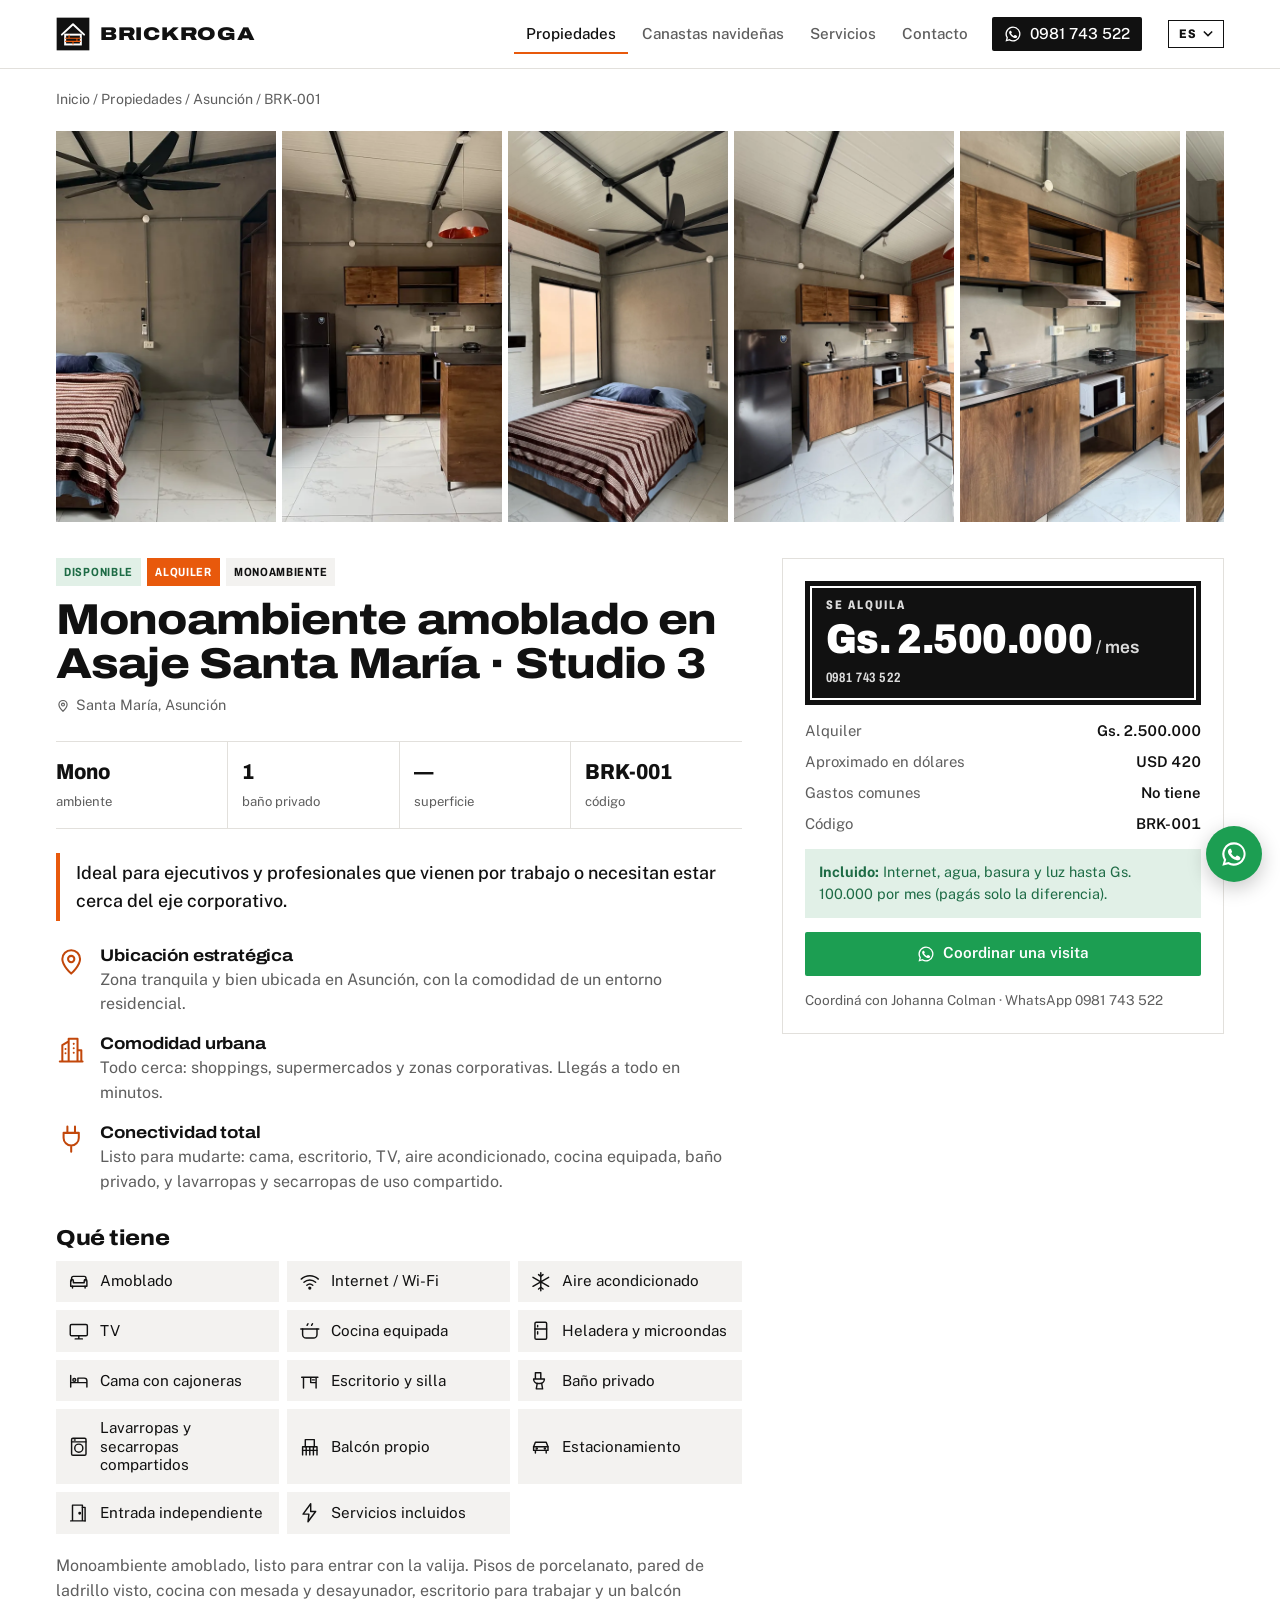
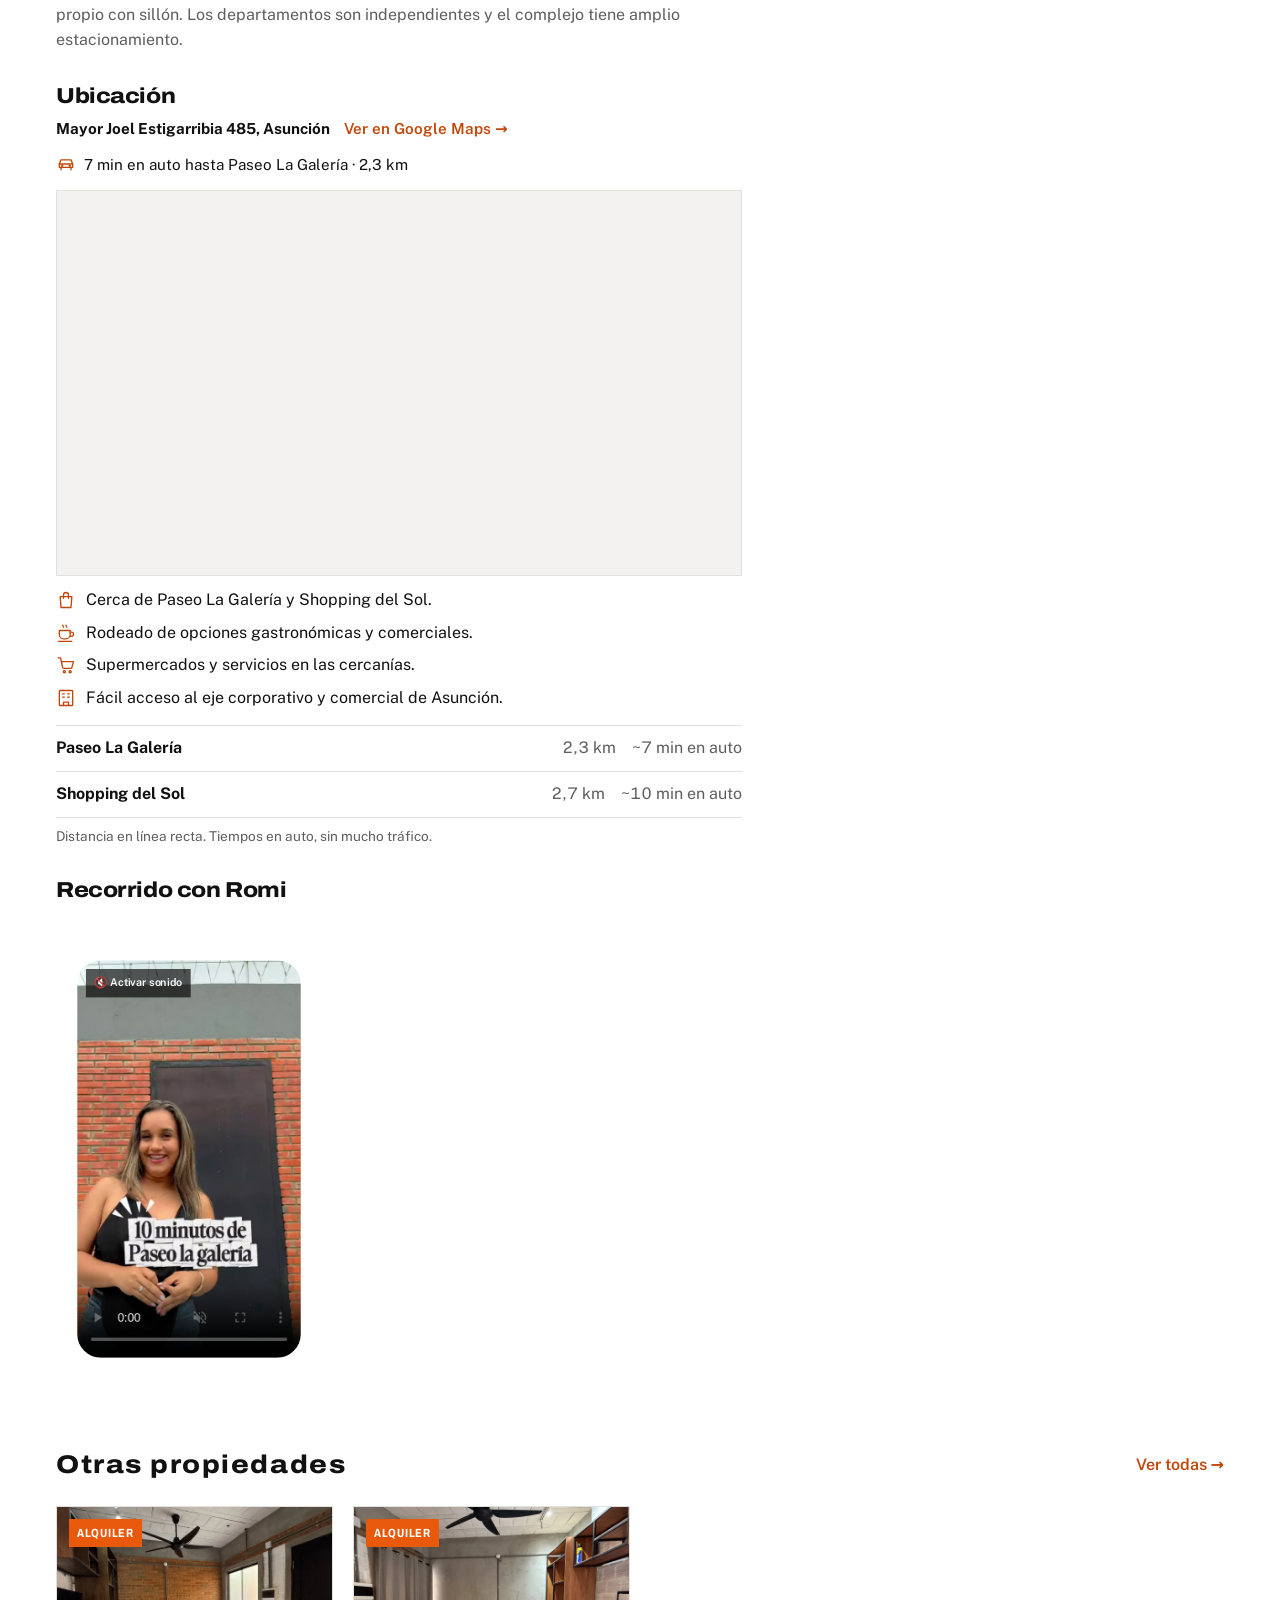
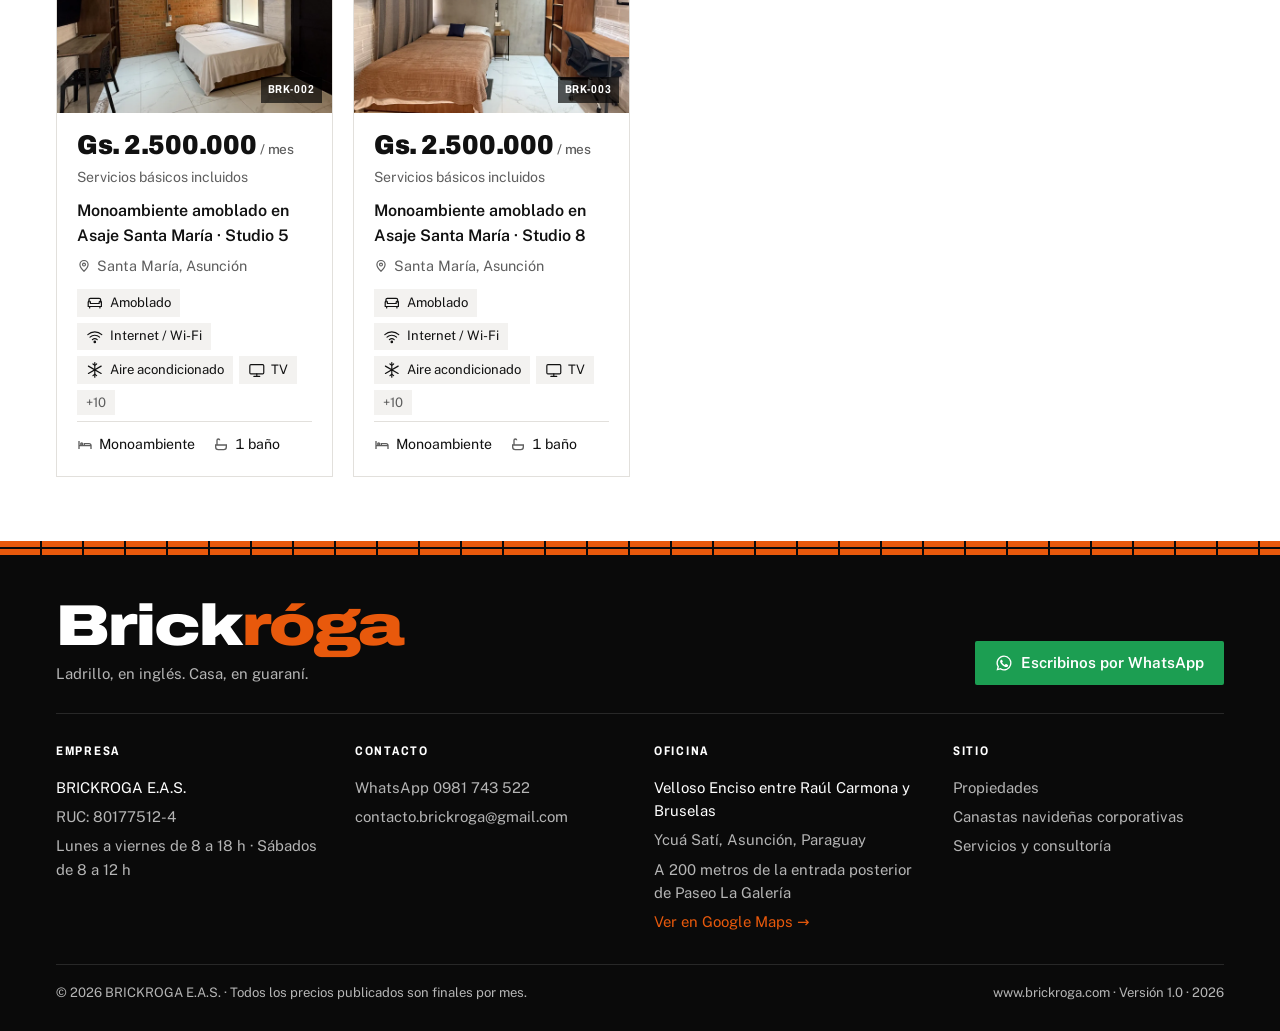
<file: alquiler-monoambiente-amoblado-santa-maria-asuncion-2.html>
<!doctype html>
<!-- Generado por herramientas/generar-fichas.js desde propiedad.html y data/datos.js: no editar a mano -->
<html lang="es-PY">
<head>
<title>Alquiler: Monoambiente amoblado en Santa María, Unidad 2, Asunción, Paraguay | Brickroga</title>
<meta charset="utf-8">
<meta name="viewport" content="width=device-width, initial-scale=1, viewport-fit=cover">
<meta name="claude:viewport-fit-sides" content="cover">
<meta name="theme-color" content="#111111">
<link rel="icon" type="image/svg+xml" href="assets/favicon.svg">
<link rel="preconnect" href="https://fonts.googleapis.com">
<link rel="preconnect" href="https://fonts.gstatic.com" crossorigin>
<link rel="stylesheet" href="https://fonts.googleapis.com/css2?family=Archivo:wdth,wght@62..125,400..900&family=Public+Sans:wght@400;500;600;700&display=swap">
<link rel="stylesheet" href="assets/styles.css">
<meta name="description" content="Monoambiente amoblado en Santa María, Unidad 2 en Santa María, Asunción, Paraguay. Gs. 2.500.000 por mes. Incluye internet, agua, basura y luz hasta Gs. 100.000 por mes (pagás solo la diferencia). Ideal para ejecutivos y profesionales que vienen por trabajo o necesitan estar cerca del eje corporativ">
<link rel="canonical" href="https://www.brickroga.com/alquiler-monoambiente-amoblado-santa-maria-asuncion-2.html">
<link rel="alternate" hreflang="es-PY" href="https://www.brickroga.com/alquiler-monoambiente-amoblado-santa-maria-asuncion-2.html">
<link rel="alternate" hreflang="en" href="https://www.brickroga.com/alquiler-monoambiente-amoblado-santa-maria-asuncion-2.html?lang=en">
<link rel="alternate" hreflang="x-default" href="https://www.brickroga.com/alquiler-monoambiente-amoblado-santa-maria-asuncion-2.html">
<meta name="geo.region" content="PY-ASU">
<meta name="geo.placename" content="Asunción, Paraguay">
<meta name="geo.position" content="-25.301266;-57.550014">
<meta property="og:title" content="Monoambiente amoblado en Santa María · Unidad 2 · Gs. 2.500.000 por mes">
<meta property="og:description" content="Monoambiente amoblado en Santa María, Unidad 2 en Santa María, Asunción, Paraguay. Gs. 2.500.000 por mes. Incluye internet, agua, basura y luz hasta Gs. 100.000 por mes (pagás solo la diferencia). Ideal para ejecutivos y profesionales que vienen por trabajo o necesitan estar cerca del eje corporativ">
<meta property="og:type" content="website">
<meta property="og:locale" content="es_PY">
<meta property="og:url" content="https://www.brickroga.com/alquiler-monoambiente-amoblado-santa-maria-asuncion-2.html">
<meta property="og:image" content="https://www.brickroga.com/assets/fotos/santa-maria/r5.webp">
<script type="application/ld+json">{"@context":"https://schema.org","@graph":[{"@type":"RealEstateListing","@id":"https://www.brickroga.com/alquiler-monoambiente-amoblado-santa-maria-asuncion-2.html","url":"https://www.brickroga.com/alquiler-monoambiente-amoblado-santa-maria-asuncion-2.html","name":"Monoambiente amoblado en Santa María · Unidad 2","description":"Monoambiente amoblado en Santa María, Unidad 2 en Santa María, Asunción, Paraguay. Gs. 2.500.000 por mes. Incluye internet, agua, basura y luz hasta Gs. 100.000 por mes (pagás solo la diferencia). Ideal para ejecutivos y profesionales que vienen por trabajo o necesitan estar cerca del eje corporativ","inLanguage":"es-PY","image":"https://www.brickroga.com/assets/fotos/santa-maria/r5.webp","about":{"@type":"Apartment","name":"Monoambiente amoblado en Santa María · Unidad 2","description":"Monoambiente amoblado, listo para entrar con la valija. Pisos de porcelanato, pared de ladrillo visto, cocina con mesada y desayunador, escritorio para trabajar y un patio propio con mesa. Los departamentos son independientes y el complejo tiene amplio estacionamiento.","address":{"@type":"PostalAddress","streetAddress":"Mayor Joel Estigarribia 485, Asunción","addressLocality":"Asunción","addressRegion":"Asunción","addressCountry":"PY"},"geo":{"@type":"GeoCoordinates","latitude":-25.301266,"longitude":-57.550014},"numberOfRooms":1,"numberOfBathroomsTotal":1,"amenityFeature":[{"@type":"LocationFeatureSpecification","name":"Amoblado","value":true},{"@type":"LocationFeatureSpecification","name":"Internet / Wi-Fi","value":true},{"@type":"LocationFeatureSpecification","name":"Aire acondicionado","value":true},{"@type":"LocationFeatureSpecification","name":"TV","value":true},{"@type":"LocationFeatureSpecification","name":"Cocina equipada","value":true},{"@type":"LocationFeatureSpecification","name":"Heladera y microondas","value":true},{"@type":"LocationFeatureSpecification","name":"Cama con cajoneras","value":true},{"@type":"LocationFeatureSpecification","name":"Escritorio y silla","value":true},{"@type":"LocationFeatureSpecification","name":"Baño privado","value":true},{"@type":"LocationFeatureSpecification","name":"Lavarropas y secarropas compartidos","value":true},{"@type":"LocationFeatureSpecification","name":"Patio propio","value":true},{"@type":"LocationFeatureSpecification","name":"Estacionamiento","value":true},{"@type":"LocationFeatureSpecification","name":"Entrada independiente","value":true},{"@type":"LocationFeatureSpecification","name":"Servicios incluidos","value":true}],"image":["https://www.brickroga.com/assets/fotos/santa-maria/r5.webp","https://www.brickroga.com/assets/fotos/santa-maria/fachada.jpg","https://www.brickroga.com/assets/fotos/santa-maria/r1.webp","https://www.brickroga.com/assets/fotos/santa-maria/r4.webp","https://www.brickroga.com/assets/fotos/santa-maria/r3.webp","https://www.brickroga.com/assets/fotos/santa-maria/r2.webp"]},"offers":{"@type":"Offer","price":2500000,"priceCurrency":"PYG","businessFunction":"http://purl.org/goodrelations/v1#LeaseOut","priceSpecification":{"@type":"UnitPriceSpecification","price":2500000,"priceCurrency":"PYG","unitText":"mes"},"availability":"https://schema.org/InStock","seller":{"@id":"https://www.brickroga.com/#empresa"}}},{"@type":"BreadcrumbList","itemListElement":[{"@type":"ListItem","position":1,"name":"Inicio","item":"https://www.brickroga.com/"},{"@type":"ListItem","position":2,"name":"Propiedades en Paraguay","item":"https://www.brickroga.com/alquileres.html"},{"@type":"ListItem","position":3,"name":"Monoambiente amoblado en Santa María · Unidad 2","item":"https://www.brickroga.com/alquiler-monoambiente-amoblado-santa-maria-asuncion-2.html"}]},{"@type":["RealEstateAgent","LocalBusiness"],"@id":"https://www.brickroga.com/#empresa","name":"Brickroga","legalName":"BRICKROGA E.A.S.","url":"https://www.brickroga.com/","telephone":"+595981743522","email":"contacto.brickroga@gmail.com","taxID":"80177512-4","address":{"@type":"PostalAddress","streetAddress":"Velloso Enciso entre Raúl Carmona y Bruselas","addressLocality":"Asunción","addressCountry":"PY"},"areaServed":{"@type":"Country","name":"Paraguay"}}]}</script>
</head>
<body data-page="alquileres" data-dyn-title data-prop="santa-maria-2">
<header id="site-header"></header>
<main class="wrap" id="main">
  <article class="seo-ficha">
    <p><a href="index.html">Inicio</a> / <a href="alquileres.html">Propiedades en Paraguay</a> / BRK-002</p>
    <h1>Monoambiente amoblado en Santa María · Unidad 2</h1>
    <p>Alquiler · Monoambiente · Santa María, Asunción, Paraguay</p>
    <p><strong>Gs. 2.500.000 por mes</strong> · Incluye: Internet, agua, basura y luz hasta Gs. 100.000 por mes (pagás solo la diferencia).</p>
    <p>Ideal para ejecutivos y profesionales que vienen por trabajo o necesitan estar cerca del eje corporativo.</p>
    <p>Monoambiente amoblado, listo para entrar con la valija. Pisos de porcelanato, pared de ladrillo visto, cocina con mesada y desayunador, escritorio para trabajar y un patio propio con mesa. Los departamentos son independientes y el complejo tiene amplio estacionamiento.</p>
    <h2>Comodidades</h2><ul><li>Amoblado</li><li>Internet / Wi-Fi</li><li>Aire acondicionado</li><li>TV</li><li>Cocina equipada</li><li>Heladera y microondas</li><li>Cama con cajoneras</li><li>Escritorio y silla</li><li>Baño privado</li><li>Lavarropas y secarropas compartidos</li><li>Patio propio</li><li>Estacionamiento</li><li>Entrada independiente</li><li>Servicios incluidos</li></ul>
    <h2>Ubicación</h2><p>Mayor Joel Estigarribia 485, Asunción</p>
    <ul><li>Paseo La Galería: 2,3 km, unos 7 min en auto</li><li>Shopping del Sol: 2,7 km, unos 10 min en auto</li></ul>
    <img src="assets/fotos/santa-maria/r5.webp" alt="Monoambiente amoblado en Santa María · Unidad 2 en Asunción, Paraguay: foto 1" width="400" height="300" loading="lazy"><img src="assets/fotos/santa-maria/fachada.jpg" alt="Monoambiente amoblado en Santa María · Unidad 2 en Asunción, Paraguay: foto 2" width="400" height="300" loading="lazy"><img src="assets/fotos/santa-maria/r1.webp" alt="Monoambiente amoblado en Santa María · Unidad 2 en Asunción, Paraguay: foto 3" width="400" height="300" loading="lazy"><img src="assets/fotos/santa-maria/r4.webp" alt="Monoambiente amoblado en Santa María · Unidad 2 en Asunción, Paraguay: foto 4" width="400" height="300" loading="lazy">
    <p><a href="https://wa.me/595981743522">Consultar por WhatsApp al 0981 743 522</a></p>
  </article>
</main>
<footer id="site-footer"></footer>
<script src="data/datos.js"></script>
<script src="assets/i18n.js"></script>
<script src="assets/iconos.js"></script>
<script src="assets/app.js"></script>
<script>
  function show() {
    const fixed = document.body.dataset.prop;
    const id = fixed || (location.hash || "").slice(1) || (new URLSearchParams(location.search).get("id")) || "";
    const all = BRK.visibles();
    const p = all.find(x => x.id === id) || all.find(x => x.id.startsWith(id + "-")) || all[0];
    /* old links (propiedad.html#id) go to the listing's own page */
    if (!fixed && p.slug) { location.replace(p.slug + ".html" + location.search); return; }
    const E = BRK.esc, M = n => BRK.money(p.moneda, n), K = p.contacto || { nombre: "", numero: BRK.WA.numero, visible: BRK.WA.visible };
    const T = x => window.BRK_I18N ? BRK_I18N.tr(x) : x;
    /* listing pages already ship an SEO title and description in Spanish; only rewrite them in English or on the generic page */
    const keepHead = fixed && !(window.BRK_I18N && BRK_I18N.lang === "en");
    if (!keepHead) document.title = T(p.titulo + ", " + p.ciudad) + " | Brickroga";
    const md = keepHead ? null : document.querySelector('meta[name="description"]');
    if (md) md.content = (p.ideal_para ? p.ideal_para + " " : "") + p.titulo + ", " + p.barrio + ", " + p.ciudad + (p.precio ? ". " + M(p.precio) + " por " + p.periodo + "." : ".");
    const msg = "Hola Brickroga, me interesa " + (p.codigo ? "la propiedad " + p.codigo + ", " : "") + "\"" + p.titulo + "\"" + (p.precio ? " (" + M(p.precio) + " por " + p.periodo + ")" : "") + ". ¿Puedo coordinar una visita?";
    const wa = BRK.waLink(msg, K.numero);
    const estado = p.estado === "disponible" ? '<span class="chip chip-ok">Disponible</span>' : '<span class="chip chip-ej">' + E(p.estado) + '</span>';
    const fotos = (p.fotos || []).length ? p.fotos.map((s, i) => `<img src="${E(s)}" alt="${E(p.titulo)} en ${E(p.ciudad)}, Paraguay, foto ${i + 1}" loading="${i < 3 ? "eager" : "lazy"}">`).join("")
      : [0, 1, 2].map(() => '<div class="card-photo" style="aspect-ratio:9/16">' + BRK.photo(p) + '</div>').join("");
    const facts = [];
    if (p.tipo !== "Terreno") facts.push(p.dormitorios ? [p.dormitorios, p.dormitorios === 1 ? "dormitorio" : "dormitorios"] : ["Mono", "ambiente"]);
    if (p.banos) facts.push([p.banos, p.banos === 1 && (p.comodidades || []).includes("bano_privado") ? "baño privado" : p.banos === 1 ? "baño" : "baños"]);
    if (p.huespedes) facts.push([p.huespedes, "huéspedes"]);
    facts.push([p.m2 ? p.m2 + " m²" : "—", "superficie"]);
    if (!p.huespedes) facts.push([p.codigo || "—", "código"]);
    const mapq = p.lat ? p.lat + "," + p.lng : p.mapa_q || "";
    /* Asunción listings show the route to Paseo La Galería as the reference point; others only show the place */
    const REF = "Paseo La Galería", ref = !p.mapa_solo && p.ciudad === "Asunción" && p.lat ? (p.ref_mapa || REF) : "";
    const refNear = ref && (p.cerca || []).find(c => c.lugar === ref);
    const mapSrc = ref ? `https://maps.google.com/maps?saddr=${encodeURIComponent(mapq)}&daddr=${encodeURIComponent(ref + ", Asunción, Paraguay")}&hl=es&output=embed`
      : `https://maps.google.com/maps?q=${encodeURIComponent(mapq)}&z=${p.lat ? 15 : 13}&hl=es&output=embed`;
    const ivisit = p.operacion === "Alquiler temporario" ? "Consultar fechas y tarifa" : "Coordinar una visita";
    document.getElementById("main").innerHTML = `
      <nav class="crumbs" aria-label="Ruta"><a href="index.html">Inicio</a> / <a href="alquileres.html">Propiedades</a> / <a href="alquileres.html?ciudad=${encodeURIComponent(p.ciudad)}">${E(p.ciudad)}</a> / ${E(p.codigo || p.barrio)}</nav>
      <div class="strip" tabindex="0" aria-label="Fotos">${fotos}</div>
      ${p.fotos_nota ? `<p class="foto-nota">${E(p.fotos_nota)}</p>` : ""}
      <div class="detail">
        <div style="min-width:0">
          <div style="display:flex;gap:6px;flex-wrap:wrap">${estado}<span class="chip chip-orange">${E(p.operacion)}</span><span class="chip" style="background:var(--concrete)">${E(p.tipo)}</span>${p.ejemplo ? '<span class="chip chip-ej">Datos de ejemplo</span>' : ""}</div>
          <h1 style="font-size:clamp(1.8rem,3.6vw,2.7rem);margin-top:12px">${E(p.titulo)}</h1>
          <p class="loc" style="margin-top:8px">${BRK_ICONS.pin}${E(p.barrio)}, ${E(p.ciudad)}</p>
          ${p.resenas ? `<p class="rating" style="margin-top:8px"><span class="stars">★</span>${String(p.resenas.nota).replace(".", ",")} · ${p.resenas.cantidad} reseñas en ${E(p.resenas.fuente)}</p>${p.resenas.detalle ? `<p class="muted" style="font-size:.88rem;margin-top:2px">${E(p.resenas.detalle)}</p>` : ""}` : ""}
          <div class="only-m">${BRK.cartel(p)}<a class="btn btn-wa" href="${wa}" target="_blank" rel="noopener">${BRK_ICONS.wa}${ivisit}</a></div>
          <div class="facts">${facts.map(f => `<div class="fact"><b>${E(f[0])}</b><span>${f[1]}</span></div>`).join("")}</div>
          ${p.ideal_para ? `<p class="ideal">${E(p.ideal_para)}</p>` : ""}
          ${p.secciones && p.secciones.length ? `<div class="blocks" style="margin-top:26px">${p.secciones.map(b => `<div class="block"><span class="e" aria-hidden="true">${BRK_ICO(b.e)}</span><h3>${E(b.titulo)}</h3><p>${E(b.texto)}</p></div>`).join("")}</div>` : ""}
          <h2 style="font-size:1.35rem;margin-top:32px">Qué tiene</h2>
          <div class="ams-big">${BRK.amen(p)}</div>
          <p style="max-width:66ch;margin-top:20px" class="muted">${E(p.descripcion)}</p>
          ${p.nota ? `<div class="nota"><b>${E(p.nota.titulo)}</b><p>${E(p.nota.texto)}</p></div>` : ""}
          <h2 style="font-size:1.35rem;margin-top:32px">Ubicación</h2>
          <div class="addr">${p.direccion ? `<b>${E(p.direccion)}</b>` : `<b>${E(p.barrio)}, ${E(p.ciudad)}</b>`}${p.maps ? `<a href="${E(p.maps)}" target="_blank" rel="noopener">Ver en Google Maps →</a>` : ""}</div>
          ${refNear ? `<p class="map-ref">${BRK_ICO("car")}<span>${refNear.min} min en auto hasta ${E(ref)} · ${String(refNear.km).replace(".", ",")} km</span></p>` : ""}
          ${mapq ? `<div class="map-embed"><iframe title="Mapa: ${E(p.barrio)}, ${E(p.ciudad)}" src="${mapSrc}" loading="lazy" referrerpolicy="no-referrer-when-downgrade" allowfullscreen></iframe></div>${p.mapa_aprox ? '<p class="muted" style="font-size:.85rem;margin-top:8px">Ubicación aproximada. Te pasamos la dirección exacta al confirmar la reserva.</p>' : ""}` : ""}
          ${p.cerca_lista ? `<ul class="near-list">${p.cerca_lista.map(c => { const s = BRK_ICO_SPLIT(c); return `<li>${s[0]}<span>${E(s[1])}</span></li>`; }).join("")}</ul>` : ""}
          ${p.cerca && p.cerca.length ? `<div class="near">${p.cerca.map(c => `<div><b>${E(c.lugar)}</b><span>${String(c.km).replace(".", ",")} km</span><span>~${c.min} min en auto</span></div>`).join("")}</div>
          <p class="muted" style="font-size:.85rem;margin-top:8px">Distancia en línea recta. Tiempos en auto, sin mucho tráfico.</p>` : ""}
          ${p.video || (p.mapa && !mapq) ? `<h2 style="font-size:1.35rem;margin-top:32px">${p.video_titulo ? E(p.video_titulo) : "Recorrido"}</h2>
          <div class="media-row">
            ${p.video ? `<div class="video-wrap"><video data-auto controls muted loop playsinline preload="metadata" poster="${E(p.video_poster || "")}" src="${E(p.video)}"></video></div>` : ""}
            ${p.mapa && !mapq ? `<figure style="margin:0"><img src="${E(p.mapa)}" alt="Mapa de la zona de ${E(p.barrio)}" loading="lazy"><figcaption class="muted" style="font-size:.8rem;margin-top:6px">© OpenStreetMap</figcaption></figure>` : ""}
          </div>` : ""}
        </div>
        <aside class="price-box" aria-label="Precio">
          ${BRK.cartel(p)}
          <dl>
            ${p.precio ? `<dt>${p.periodo === "noche" ? "Tarifa por noche" : "Alquiler"}</dt><dd>${M(p.precio)}</dd>` : `<dt>Tarifa</dt><dd>Consultá según fechas</dd>`}
            ${p.precio_usd_aprox ? `<dt>Aproximado en dólares</dt><dd>USD ${BRK.fmt(p.precio_usd_aprox)}</dd>` : ""}
            ${p.operacion === "Alquiler" ? `<dt>Gastos comunes</dt><dd>${p.gastos_comunes ? M(p.gastos_comunes) : "No tiene"}</dd>` : ""}
            ${p.codigo ? `<dt>Código</dt><dd>${E(p.codigo)}</dd>` : ""}
          </dl>
          ${p.precio_nota ? `<p class="muted" style="font-size:.85rem">${E(p.precio_nota)}</p>` : ""}
          ${p.incluye ? `<p class="incl-box"><b>Incluido:</b> ${E(p.incluye)}</p>` : ""}
          <a class="btn btn-wa" href="${wa}" target="_blank" rel="noopener">${BRK_ICONS.wa}${ivisit}</a>
          ${p.airbnb ? `<a class="btn btn-line" href="${E(p.airbnb)}" target="_blank" rel="noopener">Ver disponibilidad en Airbnb</a>` : ""}
          <p class="muted" style="font-size:.85rem">${K.nombre ? "Coordiná con " + E(K.nombre) + " · " : ""}WhatsApp ${E(K.visible)}</p>
        </aside>
      </div>
      ${(() => { const more = BRK.visibles().filter(x => x.id !== p.id).slice(0, 3); return more.length ? `<section style="padding-bottom:64px"><div class="section-head"><h2 style="font-size:1.6rem">Otras propiedades</h2><a class="link" href="alquileres.html">Ver todas →</a></div><div class="grid">${more.map(BRK.card).join("")}</div></section>` : ""; })()}`;
    window.scrollTo(0, 0);
    if (window.BRK_VIDEOS_READY) BRK_VIDEOS_READY();
  }
  addEventListener("hashchange", show); show();
</script>
</body>
</html>
</file>
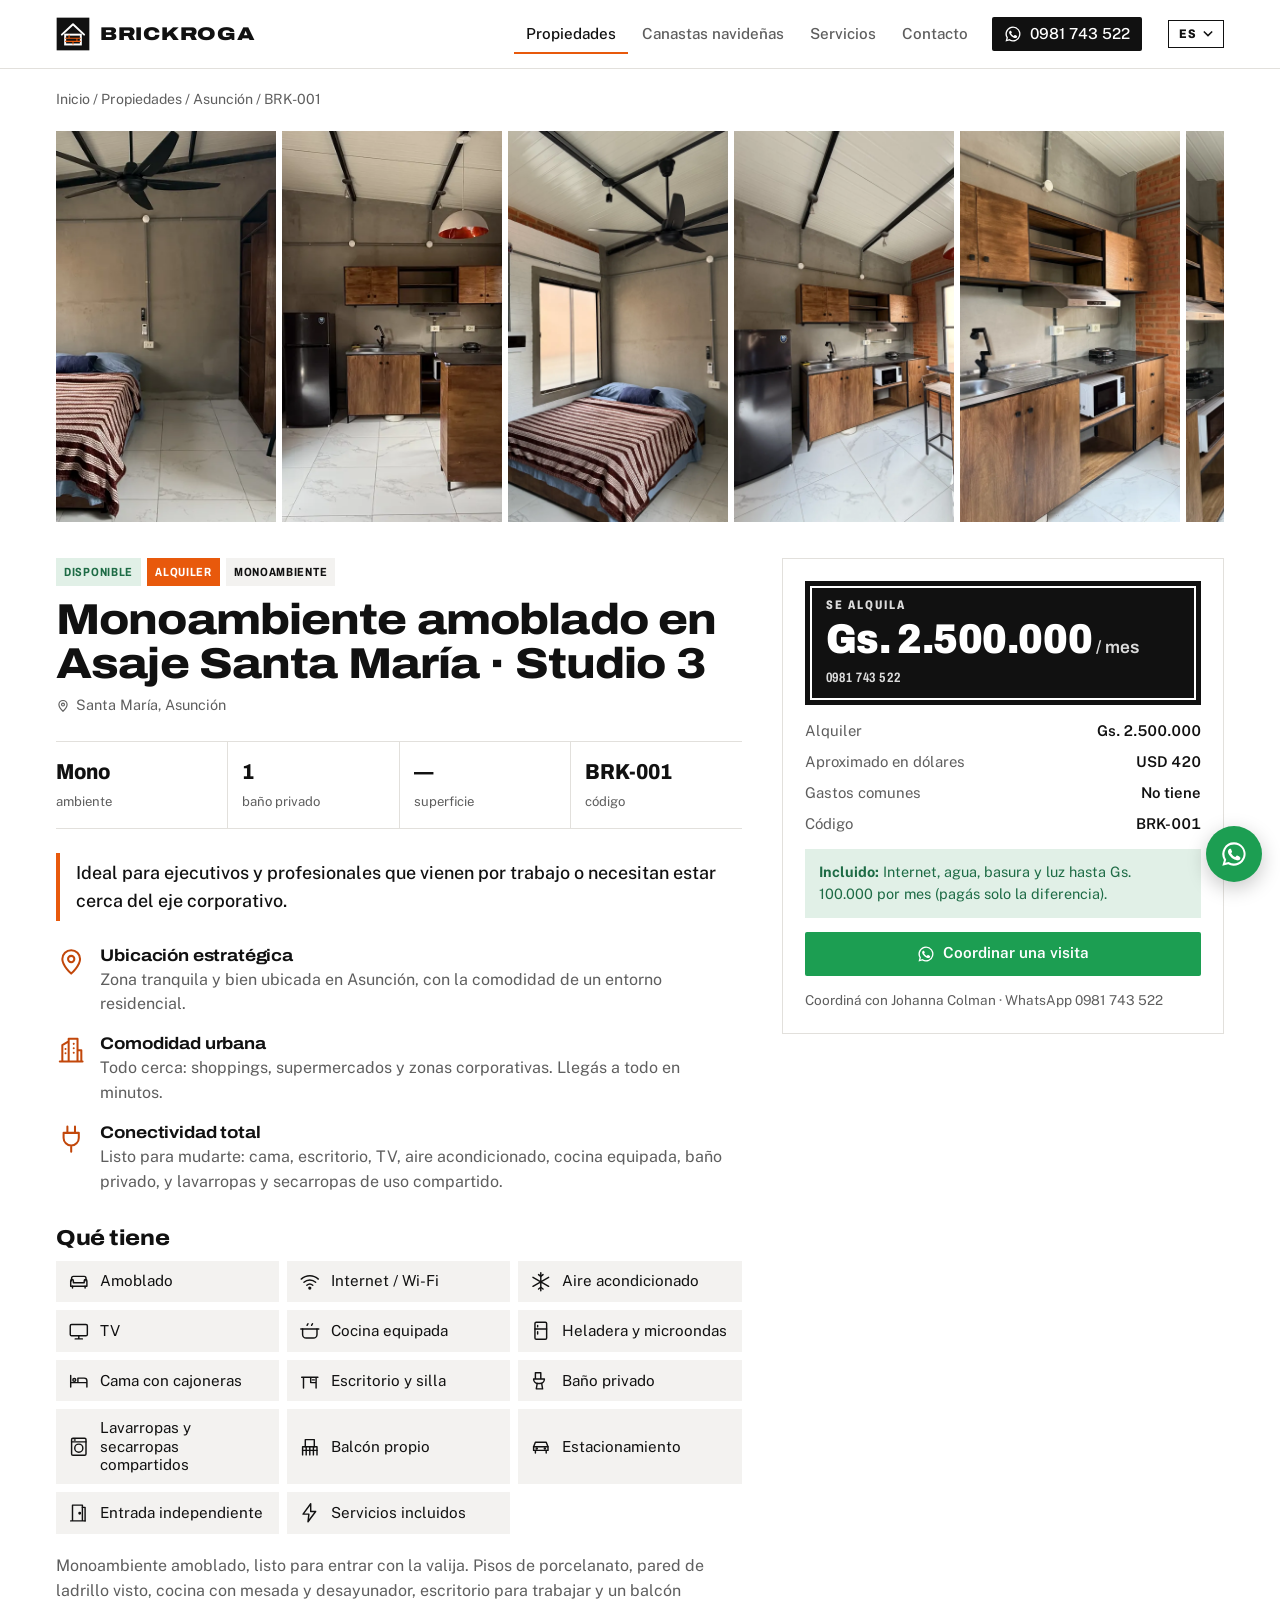
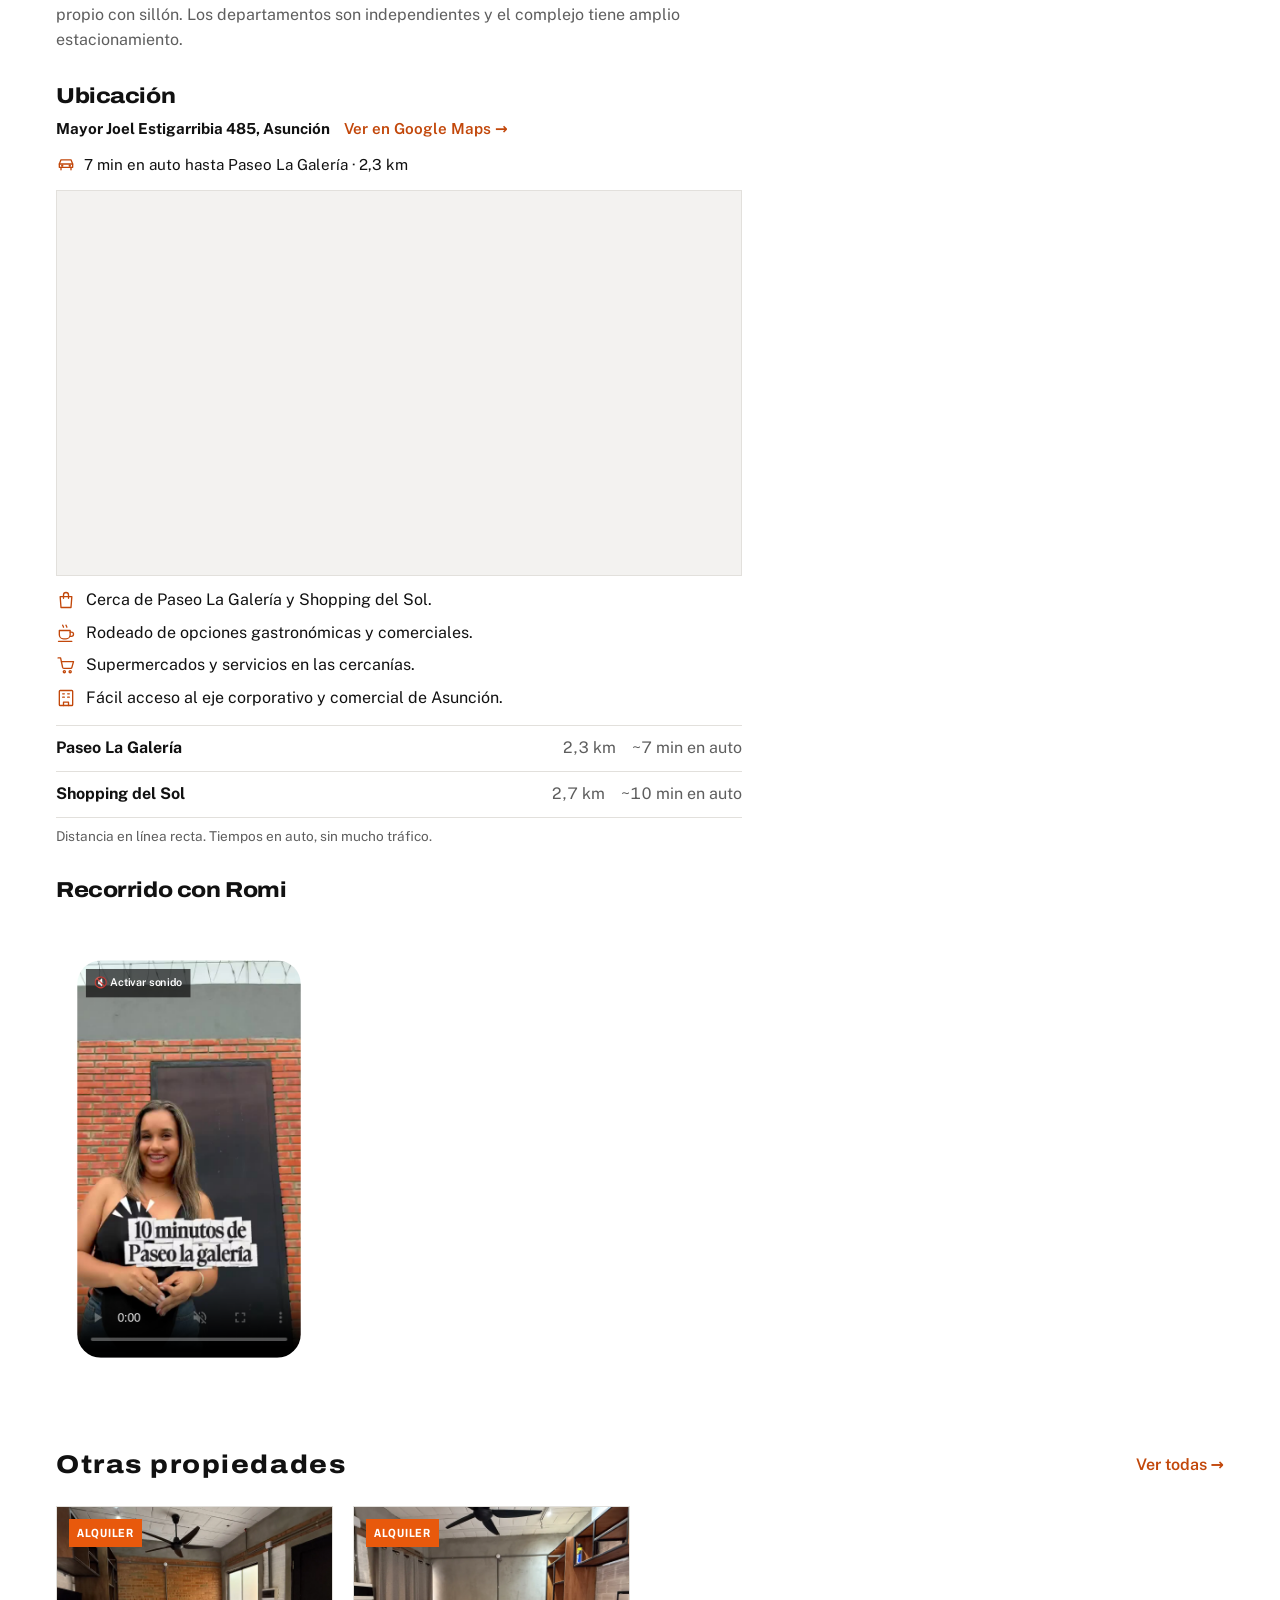
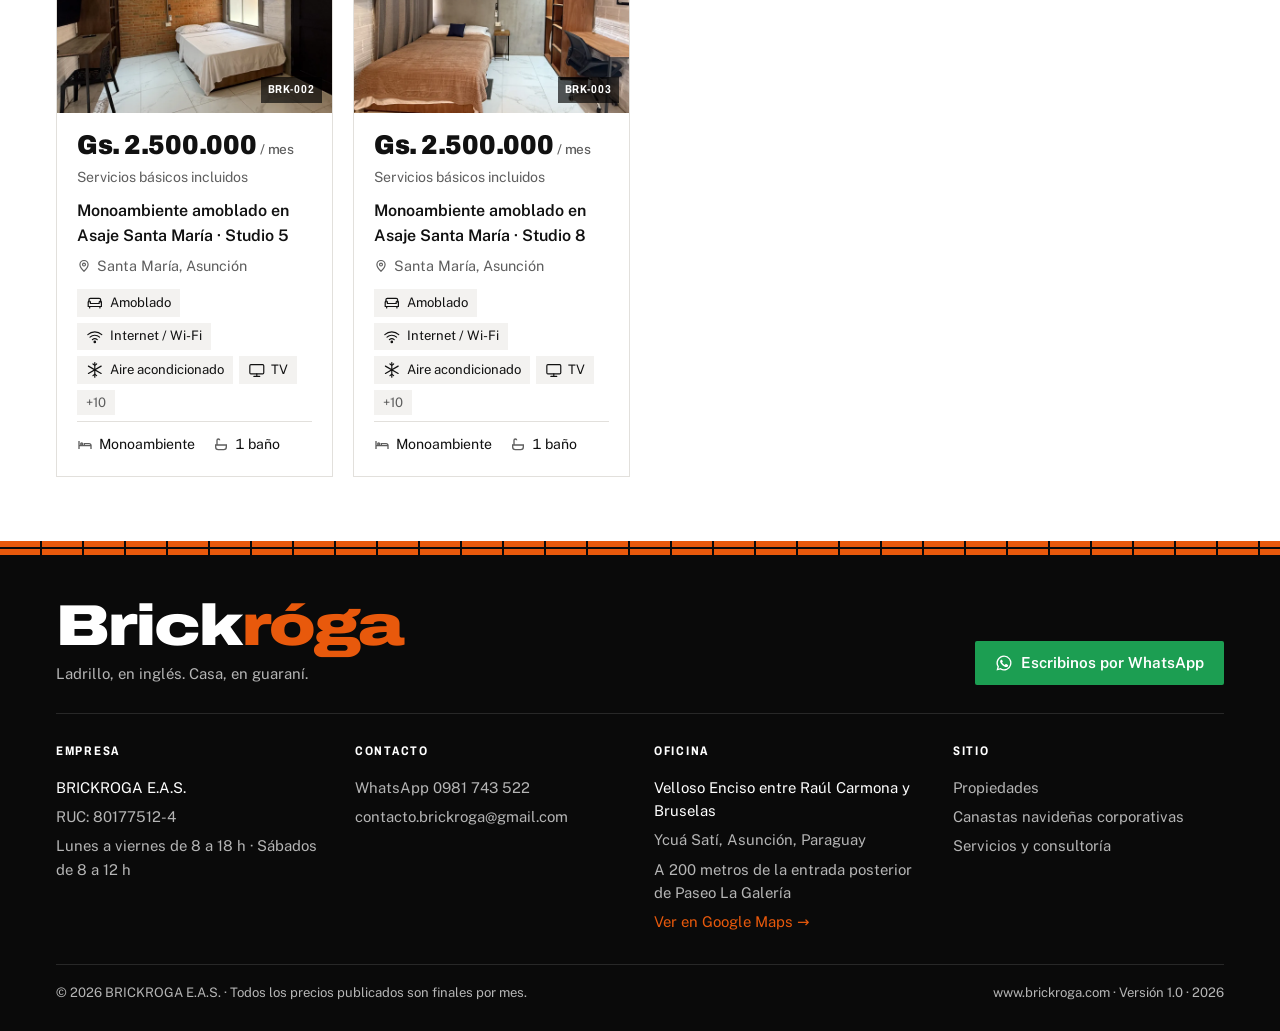
<file: alquiler-monoambiente-amoblado-santa-maria-asuncion-3.html>
<!doctype html>
<!-- Generado por herramientas/generar-fichas.js desde propiedad.html y data/datos.js: no editar a mano -->
<html lang="es-PY">
<head>
<title>Alquiler: Monoambiente amoblado en Santa María, Unidad 3, Asunción, Paraguay | Brickroga</title>
<meta charset="utf-8">
<meta name="viewport" content="width=device-width, initial-scale=1, viewport-fit=cover">
<meta name="claude:viewport-fit-sides" content="cover">
<meta name="theme-color" content="#111111">
<link rel="icon" type="image/svg+xml" href="assets/favicon.svg">
<link rel="preconnect" href="https://fonts.googleapis.com">
<link rel="preconnect" href="https://fonts.gstatic.com" crossorigin>
<link rel="stylesheet" href="https://fonts.googleapis.com/css2?family=Archivo:wdth,wght@62..125,400..900&family=Public+Sans:wght@400;500;600;700&display=swap">
<link rel="stylesheet" href="assets/styles.css">
<meta name="description" content="Monoambiente amoblado en Santa María, Unidad 3 en Santa María, Asunción, Paraguay. Gs. 2.500.000 por mes. Incluye internet, agua, basura y luz hasta Gs. 100.000 por mes (pagás solo la diferencia). Ideal para ejecutivos y profesionales que vienen por trabajo o necesitan estar cerca del eje corporativ">
<link rel="canonical" href="https://www.brickroga.com/alquiler-monoambiente-amoblado-santa-maria-asuncion-3.html">
<link rel="alternate" hreflang="es-PY" href="https://www.brickroga.com/alquiler-monoambiente-amoblado-santa-maria-asuncion-3.html">
<link rel="alternate" hreflang="en" href="https://www.brickroga.com/alquiler-monoambiente-amoblado-santa-maria-asuncion-3.html?lang=en">
<link rel="alternate" hreflang="x-default" href="https://www.brickroga.com/alquiler-monoambiente-amoblado-santa-maria-asuncion-3.html">
<meta name="geo.region" content="PY-ASU">
<meta name="geo.placename" content="Asunción, Paraguay">
<meta name="geo.position" content="-25.301266;-57.550014">
<meta property="og:title" content="Monoambiente amoblado en Santa María · Unidad 3 · Gs. 2.500.000 por mes">
<meta property="og:description" content="Monoambiente amoblado en Santa María, Unidad 3 en Santa María, Asunción, Paraguay. Gs. 2.500.000 por mes. Incluye internet, agua, basura y luz hasta Gs. 100.000 por mes (pagás solo la diferencia). Ideal para ejecutivos y profesionales que vienen por trabajo o necesitan estar cerca del eje corporativ">
<meta property="og:type" content="website">
<meta property="og:locale" content="es_PY">
<meta property="og:url" content="https://www.brickroga.com/alquiler-monoambiente-amoblado-santa-maria-asuncion-3.html">
<meta property="og:image" content="https://www.brickroga.com/assets/fotos/santa-maria/r4.webp">
<script type="application/ld+json">{"@context":"https://schema.org","@graph":[{"@type":"RealEstateListing","@id":"https://www.brickroga.com/alquiler-monoambiente-amoblado-santa-maria-asuncion-3.html","url":"https://www.brickroga.com/alquiler-monoambiente-amoblado-santa-maria-asuncion-3.html","name":"Monoambiente amoblado en Santa María · Unidad 3","description":"Monoambiente amoblado en Santa María, Unidad 3 en Santa María, Asunción, Paraguay. Gs. 2.500.000 por mes. Incluye internet, agua, basura y luz hasta Gs. 100.000 por mes (pagás solo la diferencia). Ideal para ejecutivos y profesionales que vienen por trabajo o necesitan estar cerca del eje corporativ","inLanguage":"es-PY","image":"https://www.brickroga.com/assets/fotos/santa-maria/r4.webp","about":{"@type":"Apartment","name":"Monoambiente amoblado en Santa María · Unidad 3","description":"Monoambiente amoblado, listo para entrar con la valija. Pisos de porcelanato, pared de ladrillo visto, cocina con mesada y desayunador, escritorio para trabajar y un patio propio con mesa. Los departamentos son independientes y el complejo tiene amplio estacionamiento.","address":{"@type":"PostalAddress","streetAddress":"Mayor Joel Estigarribia 485, Asunción","addressLocality":"Asunción","addressRegion":"Asunción","addressCountry":"PY"},"geo":{"@type":"GeoCoordinates","latitude":-25.301266,"longitude":-57.550014},"numberOfRooms":1,"numberOfBathroomsTotal":1,"amenityFeature":[{"@type":"LocationFeatureSpecification","name":"Amoblado","value":true},{"@type":"LocationFeatureSpecification","name":"Internet / Wi-Fi","value":true},{"@type":"LocationFeatureSpecification","name":"Aire acondicionado","value":true},{"@type":"LocationFeatureSpecification","name":"TV","value":true},{"@type":"LocationFeatureSpecification","name":"Cocina equipada","value":true},{"@type":"LocationFeatureSpecification","name":"Heladera y microondas","value":true},{"@type":"LocationFeatureSpecification","name":"Cama con cajoneras","value":true},{"@type":"LocationFeatureSpecification","name":"Escritorio y silla","value":true},{"@type":"LocationFeatureSpecification","name":"Baño privado","value":true},{"@type":"LocationFeatureSpecification","name":"Lavarropas y secarropas compartidos","value":true},{"@type":"LocationFeatureSpecification","name":"Patio propio","value":true},{"@type":"LocationFeatureSpecification","name":"Estacionamiento","value":true},{"@type":"LocationFeatureSpecification","name":"Entrada independiente","value":true},{"@type":"LocationFeatureSpecification","name":"Servicios incluidos","value":true}],"image":["https://www.brickroga.com/assets/fotos/santa-maria/r4.webp","https://www.brickroga.com/assets/fotos/santa-maria/fachada.jpg","https://www.brickroga.com/assets/fotos/santa-maria/r1.webp","https://www.brickroga.com/assets/fotos/santa-maria/r5.webp","https://www.brickroga.com/assets/fotos/santa-maria/r3.webp","https://www.brickroga.com/assets/fotos/santa-maria/r2.webp"]},"offers":{"@type":"Offer","price":2500000,"priceCurrency":"PYG","businessFunction":"http://purl.org/goodrelations/v1#LeaseOut","priceSpecification":{"@type":"UnitPriceSpecification","price":2500000,"priceCurrency":"PYG","unitText":"mes"},"availability":"https://schema.org/InStock","seller":{"@id":"https://www.brickroga.com/#empresa"}}},{"@type":"BreadcrumbList","itemListElement":[{"@type":"ListItem","position":1,"name":"Inicio","item":"https://www.brickroga.com/"},{"@type":"ListItem","position":2,"name":"Propiedades en Paraguay","item":"https://www.brickroga.com/alquileres.html"},{"@type":"ListItem","position":3,"name":"Monoambiente amoblado en Santa María · Unidad 3","item":"https://www.brickroga.com/alquiler-monoambiente-amoblado-santa-maria-asuncion-3.html"}]},{"@type":["RealEstateAgent","LocalBusiness"],"@id":"https://www.brickroga.com/#empresa","name":"Brickroga","legalName":"BRICKROGA E.A.S.","url":"https://www.brickroga.com/","telephone":"+595981743522","email":"contacto.brickroga@gmail.com","taxID":"80177512-4","address":{"@type":"PostalAddress","streetAddress":"Velloso Enciso entre Raúl Carmona y Bruselas","addressLocality":"Asunción","addressCountry":"PY"},"areaServed":{"@type":"Country","name":"Paraguay"}}]}</script>
</head>
<body data-page="alquileres" data-dyn-title data-prop="santa-maria-3">
<header id="site-header"></header>
<main class="wrap" id="main">
  <article class="seo-ficha">
    <p><a href="index.html">Inicio</a> / <a href="alquileres.html">Propiedades en Paraguay</a> / BRK-003</p>
    <h1>Monoambiente amoblado en Santa María · Unidad 3</h1>
    <p>Alquiler · Monoambiente · Santa María, Asunción, Paraguay</p>
    <p><strong>Gs. 2.500.000 por mes</strong> · Incluye: Internet, agua, basura y luz hasta Gs. 100.000 por mes (pagás solo la diferencia).</p>
    <p>Ideal para ejecutivos y profesionales que vienen por trabajo o necesitan estar cerca del eje corporativo.</p>
    <p>Monoambiente amoblado, listo para entrar con la valija. Pisos de porcelanato, pared de ladrillo visto, cocina con mesada y desayunador, escritorio para trabajar y un patio propio con mesa. Los departamentos son independientes y el complejo tiene amplio estacionamiento.</p>
    <h2>Comodidades</h2><ul><li>Amoblado</li><li>Internet / Wi-Fi</li><li>Aire acondicionado</li><li>TV</li><li>Cocina equipada</li><li>Heladera y microondas</li><li>Cama con cajoneras</li><li>Escritorio y silla</li><li>Baño privado</li><li>Lavarropas y secarropas compartidos</li><li>Patio propio</li><li>Estacionamiento</li><li>Entrada independiente</li><li>Servicios incluidos</li></ul>
    <h2>Ubicación</h2><p>Mayor Joel Estigarribia 485, Asunción</p>
    <ul><li>Paseo La Galería: 2,3 km, unos 7 min en auto</li><li>Shopping del Sol: 2,7 km, unos 10 min en auto</li></ul>
    <img src="assets/fotos/santa-maria/r4.webp" alt="Monoambiente amoblado en Santa María · Unidad 3 en Asunción, Paraguay: foto 1" width="400" height="300" loading="lazy"><img src="assets/fotos/santa-maria/fachada.jpg" alt="Monoambiente amoblado en Santa María · Unidad 3 en Asunción, Paraguay: foto 2" width="400" height="300" loading="lazy"><img src="assets/fotos/santa-maria/r1.webp" alt="Monoambiente amoblado en Santa María · Unidad 3 en Asunción, Paraguay: foto 3" width="400" height="300" loading="lazy"><img src="assets/fotos/santa-maria/r5.webp" alt="Monoambiente amoblado en Santa María · Unidad 3 en Asunción, Paraguay: foto 4" width="400" height="300" loading="lazy">
    <p><a href="https://wa.me/595981743522">Consultar por WhatsApp al 0981 743 522</a></p>
  </article>
</main>
<footer id="site-footer"></footer>
<script src="data/datos.js"></script>
<script src="assets/i18n.js"></script>
<script src="assets/iconos.js"></script>
<script src="assets/app.js"></script>
<script>
  function show() {
    const fixed = document.body.dataset.prop;
    const id = fixed || (location.hash || "").slice(1) || (new URLSearchParams(location.search).get("id")) || "";
    const all = BRK.visibles();
    const p = all.find(x => x.id === id) || all.find(x => x.id.startsWith(id + "-")) || all[0];
    /* old links (propiedad.html#id) go to the listing's own page */
    if (!fixed && p.slug) { location.replace(p.slug + ".html" + location.search); return; }
    const E = BRK.esc, M = n => BRK.money(p.moneda, n), K = p.contacto || { nombre: "", numero: BRK.WA.numero, visible: BRK.WA.visible };
    const T = x => window.BRK_I18N ? BRK_I18N.tr(x) : x;
    /* listing pages already ship an SEO title and description in Spanish; only rewrite them in English or on the generic page */
    const keepHead = fixed && !(window.BRK_I18N && BRK_I18N.lang === "en");
    if (!keepHead) document.title = T(p.titulo + ", " + p.ciudad) + " | Brickroga";
    const md = keepHead ? null : document.querySelector('meta[name="description"]');
    if (md) md.content = (p.ideal_para ? p.ideal_para + " " : "") + p.titulo + ", " + p.barrio + ", " + p.ciudad + (p.precio ? ". " + M(p.precio) + " por " + p.periodo + "." : ".");
    const msg = "Hola Brickroga, me interesa " + (p.codigo ? "la propiedad " + p.codigo + ", " : "") + "\"" + p.titulo + "\"" + (p.precio ? " (" + M(p.precio) + " por " + p.periodo + ")" : "") + ". ¿Puedo coordinar una visita?";
    const wa = BRK.waLink(msg, K.numero);
    const estado = p.estado === "disponible" ? '<span class="chip chip-ok">Disponible</span>' : '<span class="chip chip-ej">' + E(p.estado) + '</span>';
    const fotos = (p.fotos || []).length ? p.fotos.map((s, i) => `<img src="${E(s)}" alt="${E(p.titulo)} en ${E(p.ciudad)}, Paraguay, foto ${i + 1}" loading="${i < 3 ? "eager" : "lazy"}">`).join("")
      : [0, 1, 2].map(() => '<div class="card-photo" style="aspect-ratio:9/16">' + BRK.photo(p) + '</div>').join("");
    const facts = [];
    if (p.tipo !== "Terreno") facts.push(p.dormitorios ? [p.dormitorios, p.dormitorios === 1 ? "dormitorio" : "dormitorios"] : ["Mono", "ambiente"]);
    if (p.banos) facts.push([p.banos, p.banos === 1 && (p.comodidades || []).includes("bano_privado") ? "baño privado" : p.banos === 1 ? "baño" : "baños"]);
    if (p.huespedes) facts.push([p.huespedes, "huéspedes"]);
    facts.push([p.m2 ? p.m2 + " m²" : "—", "superficie"]);
    if (!p.huespedes) facts.push([p.codigo || "—", "código"]);
    const mapq = p.lat ? p.lat + "," + p.lng : p.mapa_q || "";
    /* Asunción listings show the route to Paseo La Galería as the reference point; others only show the place */
    const REF = "Paseo La Galería", ref = !p.mapa_solo && p.ciudad === "Asunción" && p.lat ? (p.ref_mapa || REF) : "";
    const refNear = ref && (p.cerca || []).find(c => c.lugar === ref);
    const mapSrc = ref ? `https://maps.google.com/maps?saddr=${encodeURIComponent(mapq)}&daddr=${encodeURIComponent(ref + ", Asunción, Paraguay")}&hl=es&output=embed`
      : `https://maps.google.com/maps?q=${encodeURIComponent(mapq)}&z=${p.lat ? 15 : 13}&hl=es&output=embed`;
    const ivisit = p.operacion === "Alquiler temporario" ? "Consultar fechas y tarifa" : "Coordinar una visita";
    document.getElementById("main").innerHTML = `
      <nav class="crumbs" aria-label="Ruta"><a href="index.html">Inicio</a> / <a href="alquileres.html">Propiedades</a> / <a href="alquileres.html?ciudad=${encodeURIComponent(p.ciudad)}">${E(p.ciudad)}</a> / ${E(p.codigo || p.barrio)}</nav>
      <div class="strip" tabindex="0" aria-label="Fotos">${fotos}</div>
      ${p.fotos_nota ? `<p class="foto-nota">${E(p.fotos_nota)}</p>` : ""}
      <div class="detail">
        <div style="min-width:0">
          <div style="display:flex;gap:6px;flex-wrap:wrap">${estado}<span class="chip chip-orange">${E(p.operacion)}</span><span class="chip" style="background:var(--concrete)">${E(p.tipo)}</span>${p.ejemplo ? '<span class="chip chip-ej">Datos de ejemplo</span>' : ""}</div>
          <h1 style="font-size:clamp(1.8rem,3.6vw,2.7rem);margin-top:12px">${E(p.titulo)}</h1>
          <p class="loc" style="margin-top:8px">${BRK_ICONS.pin}${E(p.barrio)}, ${E(p.ciudad)}</p>
          ${p.resenas ? `<p class="rating" style="margin-top:8px"><span class="stars">★</span>${String(p.resenas.nota).replace(".", ",")} · ${p.resenas.cantidad} reseñas en ${E(p.resenas.fuente)}</p>${p.resenas.detalle ? `<p class="muted" style="font-size:.88rem;margin-top:2px">${E(p.resenas.detalle)}</p>` : ""}` : ""}
          <div class="only-m">${BRK.cartel(p)}<a class="btn btn-wa" href="${wa}" target="_blank" rel="noopener">${BRK_ICONS.wa}${ivisit}</a></div>
          <div class="facts">${facts.map(f => `<div class="fact"><b>${E(f[0])}</b><span>${f[1]}</span></div>`).join("")}</div>
          ${p.ideal_para ? `<p class="ideal">${E(p.ideal_para)}</p>` : ""}
          ${p.secciones && p.secciones.length ? `<div class="blocks" style="margin-top:26px">${p.secciones.map(b => `<div class="block"><span class="e" aria-hidden="true">${BRK_ICO(b.e)}</span><h3>${E(b.titulo)}</h3><p>${E(b.texto)}</p></div>`).join("")}</div>` : ""}
          <h2 style="font-size:1.35rem;margin-top:32px">Qué tiene</h2>
          <div class="ams-big">${BRK.amen(p)}</div>
          <p style="max-width:66ch;margin-top:20px" class="muted">${E(p.descripcion)}</p>
          ${p.nota ? `<div class="nota"><b>${E(p.nota.titulo)}</b><p>${E(p.nota.texto)}</p></div>` : ""}
          <h2 style="font-size:1.35rem;margin-top:32px">Ubicación</h2>
          <div class="addr">${p.direccion ? `<b>${E(p.direccion)}</b>` : `<b>${E(p.barrio)}, ${E(p.ciudad)}</b>`}${p.maps ? `<a href="${E(p.maps)}" target="_blank" rel="noopener">Ver en Google Maps →</a>` : ""}</div>
          ${refNear ? `<p class="map-ref">${BRK_ICO("car")}<span>${refNear.min} min en auto hasta ${E(ref)} · ${String(refNear.km).replace(".", ",")} km</span></p>` : ""}
          ${mapq ? `<div class="map-embed"><iframe title="Mapa: ${E(p.barrio)}, ${E(p.ciudad)}" src="${mapSrc}" loading="lazy" referrerpolicy="no-referrer-when-downgrade" allowfullscreen></iframe></div>${p.mapa_aprox ? '<p class="muted" style="font-size:.85rem;margin-top:8px">Ubicación aproximada. Te pasamos la dirección exacta al confirmar la reserva.</p>' : ""}` : ""}
          ${p.cerca_lista ? `<ul class="near-list">${p.cerca_lista.map(c => { const s = BRK_ICO_SPLIT(c); return `<li>${s[0]}<span>${E(s[1])}</span></li>`; }).join("")}</ul>` : ""}
          ${p.cerca && p.cerca.length ? `<div class="near">${p.cerca.map(c => `<div><b>${E(c.lugar)}</b><span>${String(c.km).replace(".", ",")} km</span><span>~${c.min} min en auto</span></div>`).join("")}</div>
          <p class="muted" style="font-size:.85rem;margin-top:8px">Distancia en línea recta. Tiempos en auto, sin mucho tráfico.</p>` : ""}
          ${p.video || (p.mapa && !mapq) ? `<h2 style="font-size:1.35rem;margin-top:32px">${p.video_titulo ? E(p.video_titulo) : "Recorrido"}</h2>
          <div class="media-row">
            ${p.video ? `<div class="video-wrap"><video data-auto controls muted loop playsinline preload="metadata" poster="${E(p.video_poster || "")}" src="${E(p.video)}"></video></div>` : ""}
            ${p.mapa && !mapq ? `<figure style="margin:0"><img src="${E(p.mapa)}" alt="Mapa de la zona de ${E(p.barrio)}" loading="lazy"><figcaption class="muted" style="font-size:.8rem;margin-top:6px">© OpenStreetMap</figcaption></figure>` : ""}
          </div>` : ""}
        </div>
        <aside class="price-box" aria-label="Precio">
          ${BRK.cartel(p)}
          <dl>
            ${p.precio ? `<dt>${p.periodo === "noche" ? "Tarifa por noche" : "Alquiler"}</dt><dd>${M(p.precio)}</dd>` : `<dt>Tarifa</dt><dd>Consultá según fechas</dd>`}
            ${p.precio_usd_aprox ? `<dt>Aproximado en dólares</dt><dd>USD ${BRK.fmt(p.precio_usd_aprox)}</dd>` : ""}
            ${p.operacion === "Alquiler" ? `<dt>Gastos comunes</dt><dd>${p.gastos_comunes ? M(p.gastos_comunes) : "No tiene"}</dd>` : ""}
            ${p.codigo ? `<dt>Código</dt><dd>${E(p.codigo)}</dd>` : ""}
          </dl>
          ${p.precio_nota ? `<p class="muted" style="font-size:.85rem">${E(p.precio_nota)}</p>` : ""}
          ${p.incluye ? `<p class="incl-box"><b>Incluido:</b> ${E(p.incluye)}</p>` : ""}
          <a class="btn btn-wa" href="${wa}" target="_blank" rel="noopener">${BRK_ICONS.wa}${ivisit}</a>
          ${p.airbnb ? `<a class="btn btn-line" href="${E(p.airbnb)}" target="_blank" rel="noopener">Ver disponibilidad en Airbnb</a>` : ""}
          <p class="muted" style="font-size:.85rem">${K.nombre ? "Coordiná con " + E(K.nombre) + " · " : ""}WhatsApp ${E(K.visible)}</p>
        </aside>
      </div>
      ${(() => { const more = BRK.visibles().filter(x => x.id !== p.id).slice(0, 3); return more.length ? `<section style="padding-bottom:64px"><div class="section-head"><h2 style="font-size:1.6rem">Otras propiedades</h2><a class="link" href="alquileres.html">Ver todas →</a></div><div class="grid">${more.map(BRK.card).join("")}</div></section>` : ""; })()}`;
    window.scrollTo(0, 0);
    if (window.BRK_VIDEOS_READY) BRK_VIDEOS_READY();
  }
  addEventListener("hashchange", show); show();
</script>
</body>
</html>
</file>
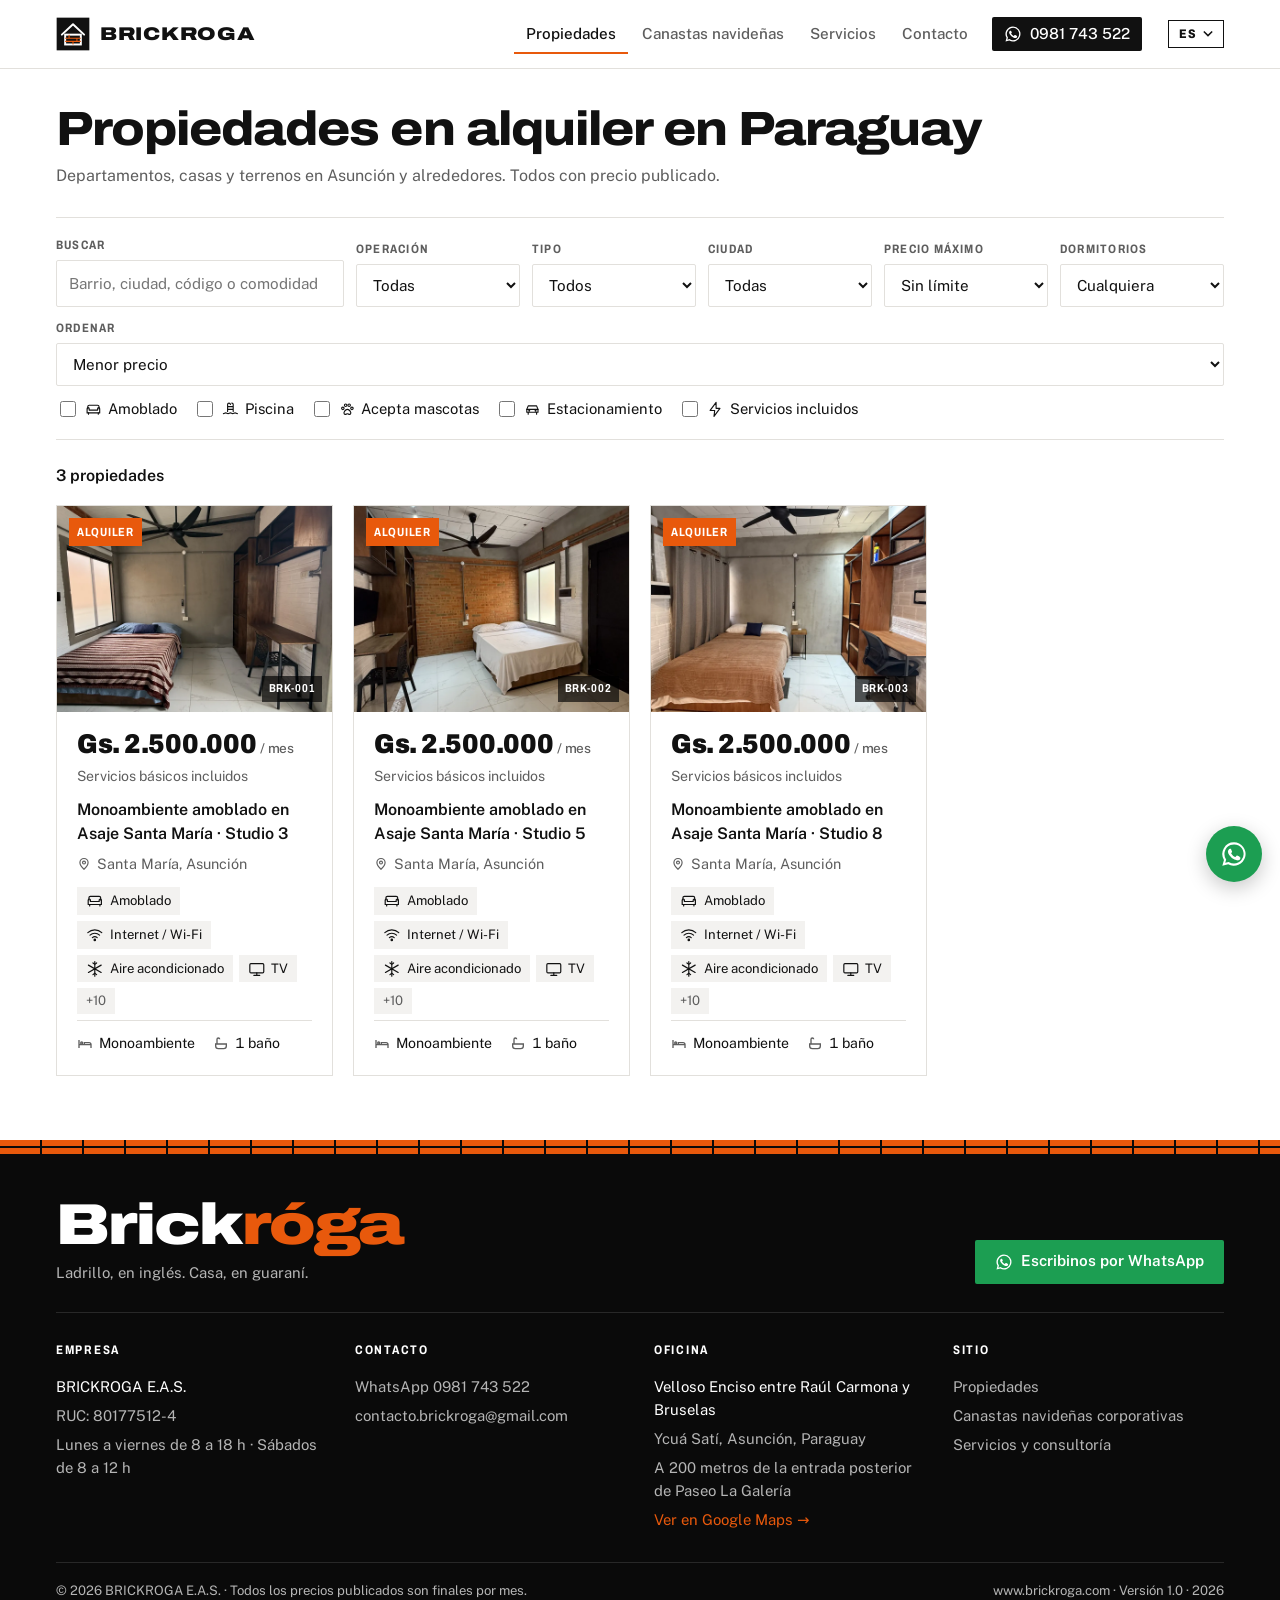
<file: alquileres.html>
<!doctype html>
<html lang="es-PY">
<head>
<title>Alquiler de departamentos, monoambientes y casas en Paraguay | Brickroga</title>
<meta charset="utf-8">
<meta name="viewport" content="width=device-width, initial-scale=1, viewport-fit=cover">
<meta name="claude:viewport-fit-sides" content="cover">
<meta name="theme-color" content="#111111">
<link rel="icon" type="image/svg+xml" href="assets/favicon.svg">
<link rel="preconnect" href="https://fonts.googleapis.com">
<link rel="preconnect" href="https://fonts.gstatic.com" crossorigin>
<link rel="stylesheet" href="https://fonts.googleapis.com/css2?family=Archivo:wdth,wght@62..125,400..900&family=Public+Sans:wght@400;500;600;700&display=swap">
<link rel="stylesheet" href="assets/styles.css">
<meta name="description" content="Alquiler de monoambientes, departamentos y casas amoblados en Asunción y alrededores, Paraguay. Precio publicado en guaraníes, fotos y ubicación. Buscá por zona, tipo, precio y comodidades.">
<link rel="canonical" href="https://www.brickroga.com/alquileres.html">
<link rel="alternate" hreflang="es-PY" href="https://www.brickroga.com/alquileres.html">
<link rel="alternate" hreflang="en" href="https://www.brickroga.com/alquileres.html?lang=en">
<link rel="alternate" hreflang="x-default" href="https://www.brickroga.com/alquileres.html">
<meta name="geo.region" content="PY">
<meta name="geo.placename" content="Asunción, Paraguay">
<!--ITEMLIST--><script type="application/ld+json">{"@context":"https://schema.org","@type":"ItemList","name":"Propiedades en alquiler en Paraguay","itemListElement":[{"@type":"ListItem","position":1,"url":"https://www.brickroga.com/alquiler-monoambiente-amoblado-asaje-santa-maria-studio-3-asuncion.html","name":"Monoambiente amoblado en Asaje Santa María · Studio 3"},{"@type":"ListItem","position":2,"url":"https://www.brickroga.com/alquiler-monoambiente-amoblado-asaje-santa-maria-studio-5-asuncion.html","name":"Monoambiente amoblado en Asaje Santa María · Studio 5"},{"@type":"ListItem","position":3,"url":"https://www.brickroga.com/alquiler-monoambiente-amoblado-asaje-santa-maria-studio-8-asuncion.html","name":"Monoambiente amoblado en Asaje Santa María · Studio 8"}]}</script><!--/ITEMLIST-->
</head>
<body data-page="alquileres">
<header id="site-header"></header>
<main class="wrap">
  <section class="page-head">
    <h1 style="font-size:clamp(2rem,4vw,3rem)">Propiedades en alquiler en Paraguay</h1>
    <p>Departamentos, casas y terrenos en Asunción y alrededores. Todos con precio publicado.</p>
  </section>
  <form class="filters" id="filters" role="search">
    <div class="field" style="flex:2 1 260px"><label for="f-q">Buscar</label><input id="f-q" name="q" type="search" placeholder="Barrio, ciudad, código o comodidad"></div>
    <div class="field"><label for="f-op">Operación</label><select id="f-op" name="op"><option value="">Todas</option><option>Alquiler</option><option>Alquiler temporario</option><option>Venta</option></select></div>
    <div class="field"><label for="f-tipo">Tipo</label><select id="f-tipo" name="tipo"><option value="">Todos</option><option>Monoambiente</option><option>Departamento</option><option>Casa</option><option>Terreno</option></select></div>
    <div class="field"><label for="f-ciudad">Ciudad</label><select id="f-ciudad" name="ciudad"><option value="">Todas</option></select></div>
    <div class="field"><label for="f-max">Precio máximo</label><select id="f-max" name="max"><option value="">Sin límite</option><option value="2500000">Gs. 2.500.000</option><option value="3500000">Gs. 3.500.000</option><option value="5000000">Gs. 5.000.000</option><option value="8000000">Gs. 8.000.000</option></select></div>
    <div class="field"><label for="f-dorm">Dormitorios</label><select id="f-dorm" name="dorm"><option value="">Cualquiera</option><option value="0">Monoambiente</option><option value="1">1 o más</option><option value="2">2 o más</option><option value="3">3 o más</option></select></div>
    <div class="field"><label for="f-orden">Ordenar</label><select id="f-orden" name="orden"><option value="asc">Menor precio</option><option value="desc">Mayor precio</option><option value="nuevo">Código</option></select></div>
    <div class="check-row" id="checks"></div>
  </form>
  <p class="result-count" id="count" aria-live="polite"></p>
  <div class="grid" id="list"></div>
  <div style="height:64px"></div>
</main>
<footer id="site-footer"></footer>
<script src="data/datos.js"></script>
<script src="assets/i18n.js"></script>
<script src="assets/iconos.js"></script>
<script src="assets/app.js"></script>
<script>
  const f = document.getElementById("filters"), D = BRICKROGA, E = BRK.esc;
  const norm = t => String(t || "").toLowerCase().normalize("NFD").replace(/[\u0300-\u036f]/g, "");
  [...new Set(BRK.visibles().map(p => p.ciudad))].sort().forEach(c => f.elements.ciudad.insertAdjacentHTML("beforeend", `<option>${E(c)}</option>`));
  const CHECKS = ["amoblado", "piscina", "mascotas", "estacionamiento", "servicios"];
  document.getElementById("checks").innerHTML = CHECKS.filter(k => D.comodidades[k]).map(k => `<label for="c-${k}"><input type="checkbox" id="c-${k}" name="c" value="${k}"><span class="e" aria-hidden="true">${BRK_ICO(k)}</span>${E(D.comodidades[k][1])}</label>`).join("");
  try { const q = new URLSearchParams(location.search); for (const [k, v] of q) { const el = f.elements[k]; if (el && el.tagName) el.value = v; } } catch (e) {}
  function haystack(p) {
    const C = D.comodidades;
    return norm([p.titulo, p.codigo, p.tipo, p.operacion, p.barrio, p.ciudad, p.direccion, p.descripcion, (p.comodidades || []).map(k => C[k] ? C[k][1] : k).join(" ")].join(" "));
  }
  function render() {
    const v = Object.fromEntries(new FormData(f)), checks = new FormData(f).getAll("c");
    const words = norm(v.q).split(/\s+/).filter(Boolean);
    let list = BRK.visibles().filter(p => {
      const h = haystack(p);
      return words.every(w => h.includes(w)) &&
        (!v.op || p.operacion === v.op) && (!v.tipo || p.tipo === v.tipo) && (!v.ciudad || p.ciudad === v.ciudad) &&
        (v.dorm === "" || (v.dorm === "0" ? p.dormitorios === 0 : p.dormitorios >= +v.dorm)) &&
        (!v.max || (p.precio && p.precio <= +v.max)) &&
        checks.every(k => (p.comodidades || []).includes(k));
    });
    const pr = p => p.precio || Infinity;
    list.sort((a, b) => v.orden === "desc" ? (b.precio || 0) - (a.precio || 0) : v.orden === "nuevo" ? String(a.codigo).localeCompare(b.codigo) : pr(a) - pr(b));
    document.getElementById("count").textContent = list.length + (list.length === 1 ? " propiedad" : " propiedades");
    document.getElementById("list").innerHTML = list.length ? list.map(BRK.card).join("")
      : '<div class="empty" style="grid-column:1/-1">No encontramos propiedades con esa búsqueda. Probá con menos filtros o <a href="' + BRK.waLink("Hola Brickroga, busco una propiedad y no encontré lo que necesito.") + '" target="_blank" rel="noopener">contanos qué buscás</a>.</div>';
  }
  f.addEventListener("input", render); f.addEventListener("change", render); f.addEventListener("submit", e => e.preventDefault()); render();
</script>
</body>
</html>
</file>
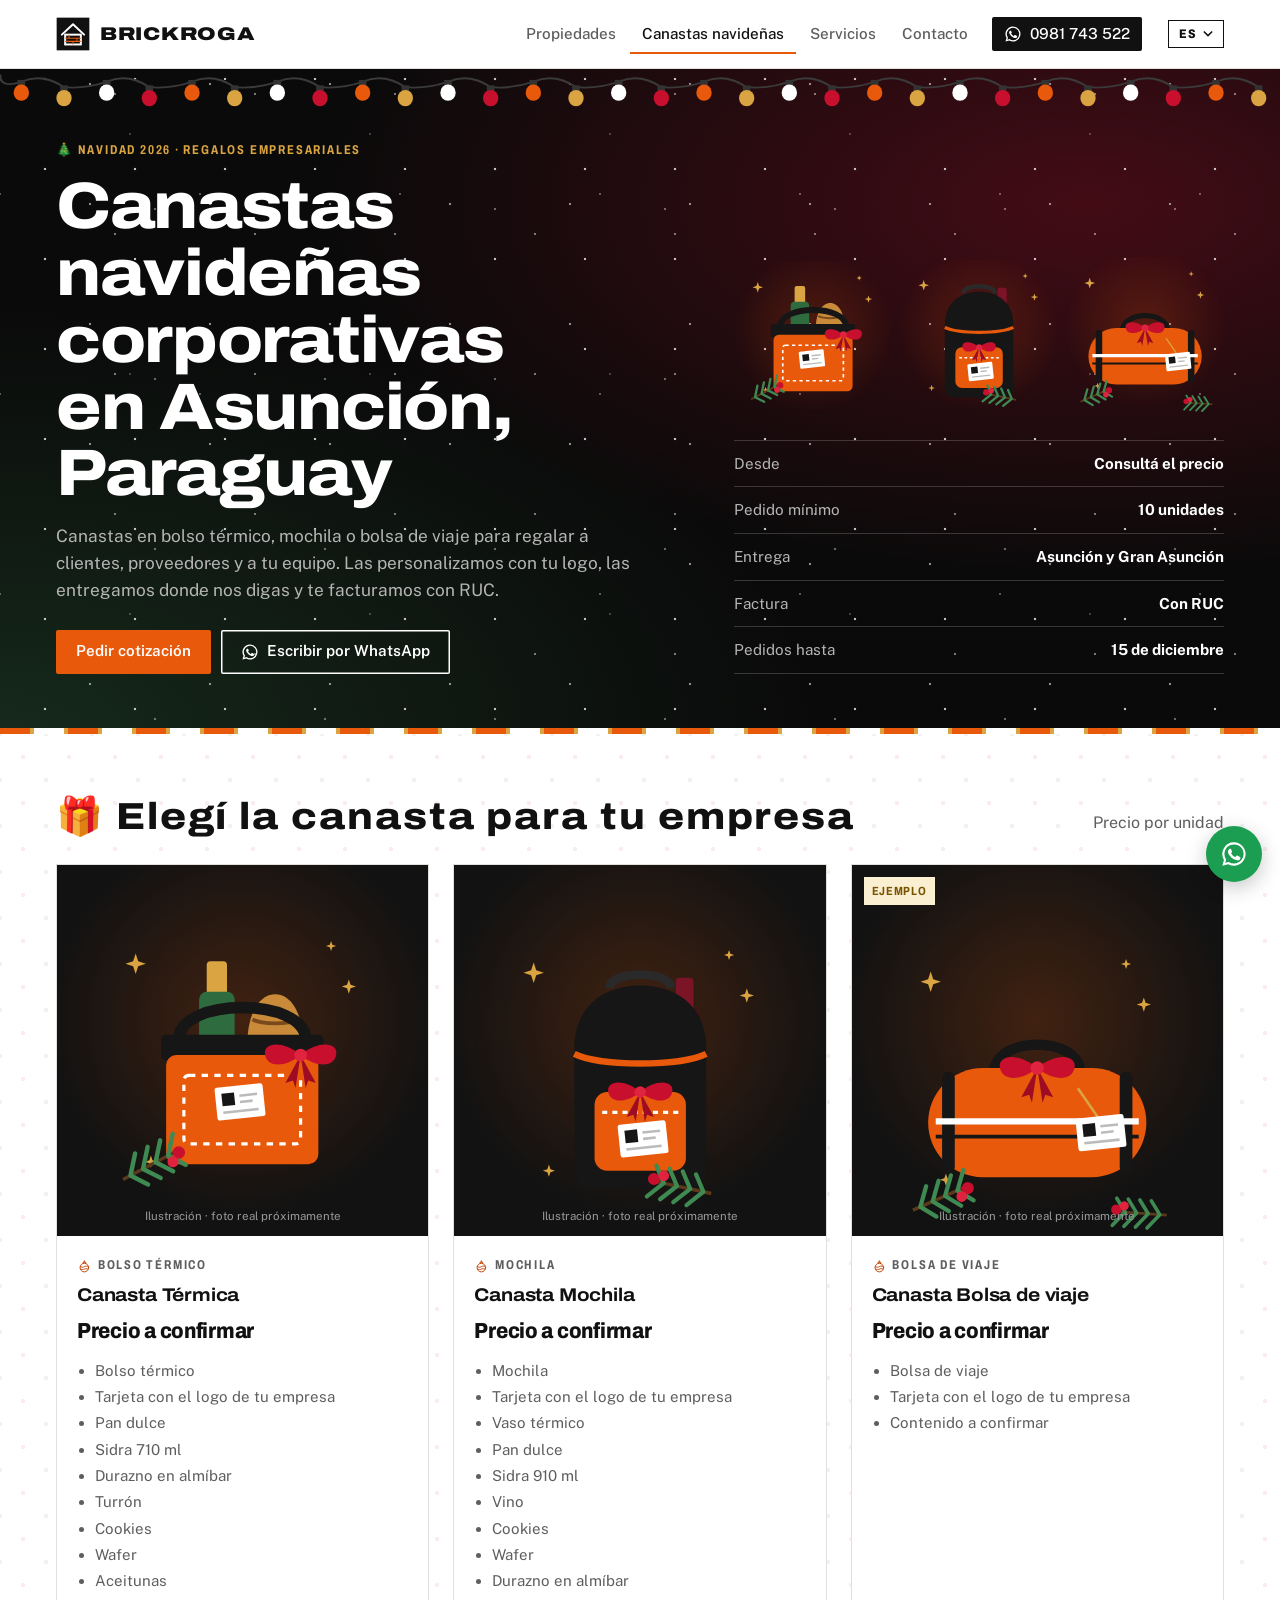
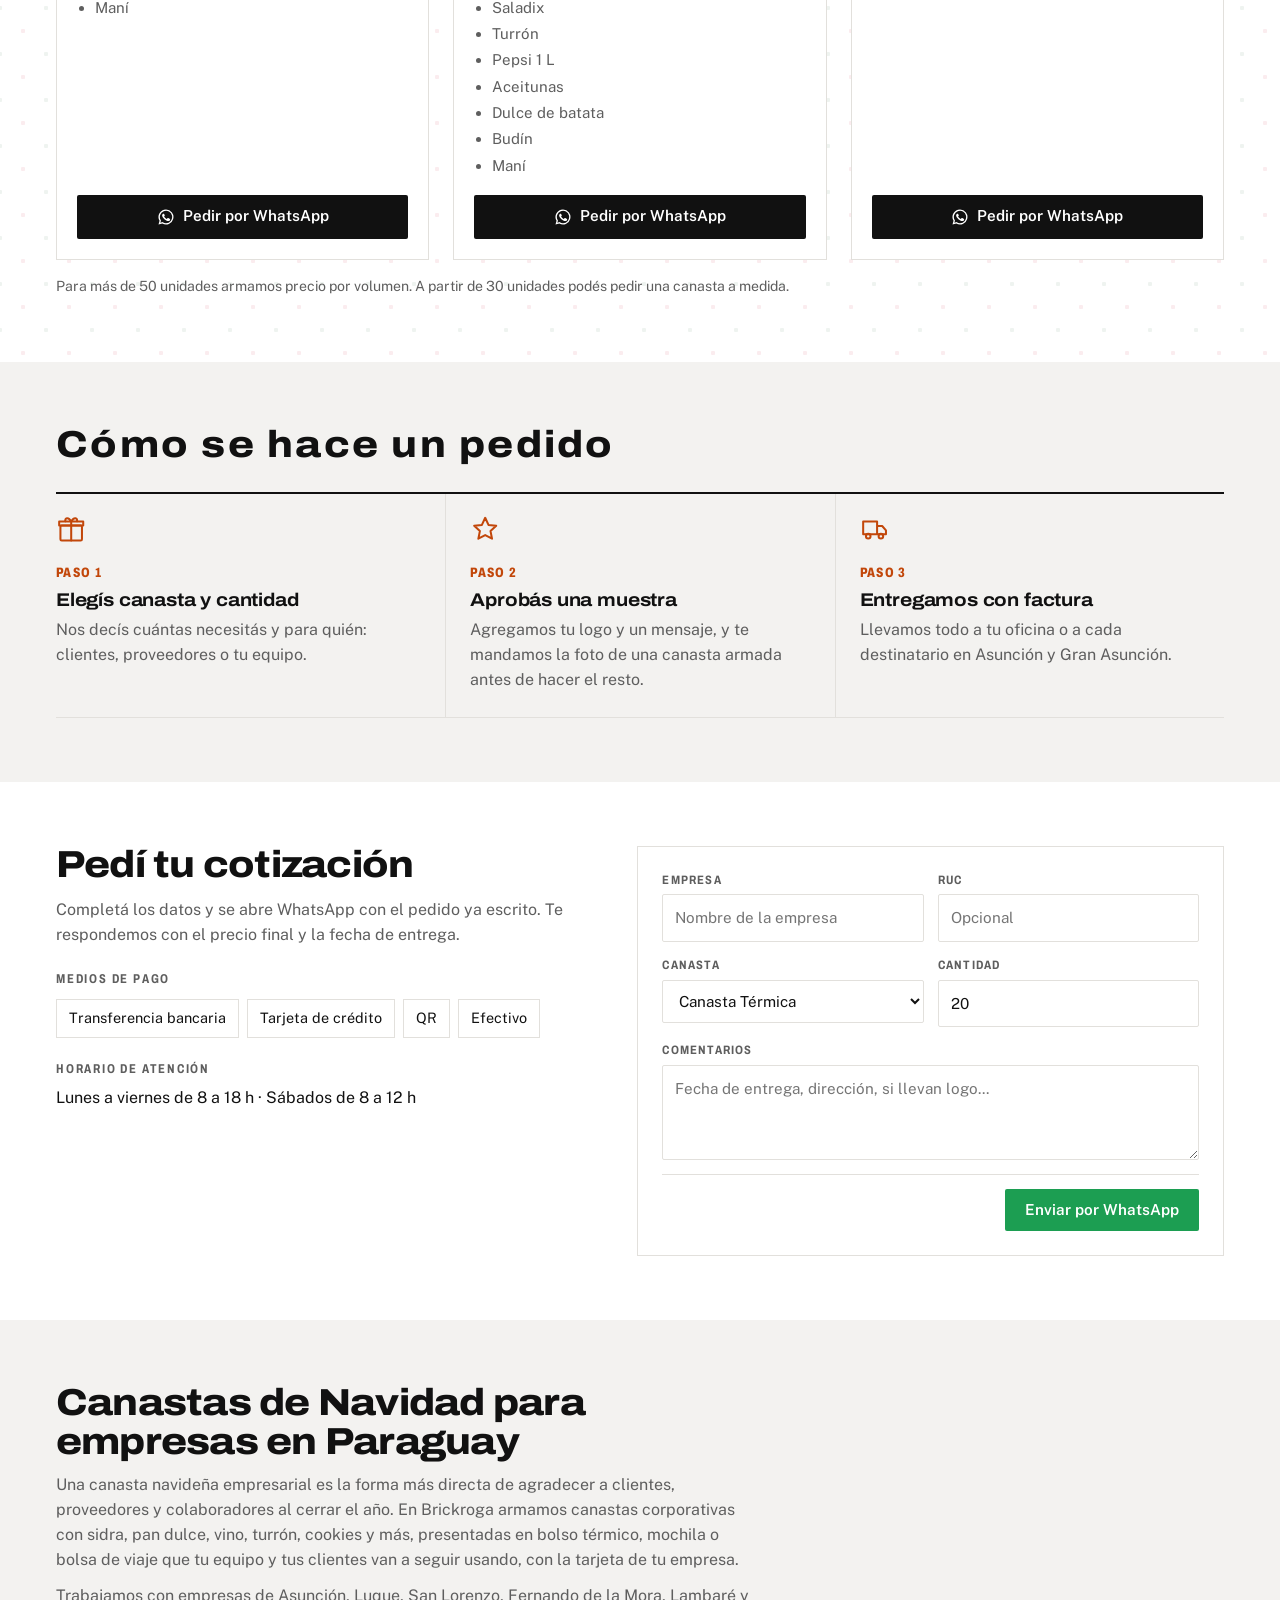
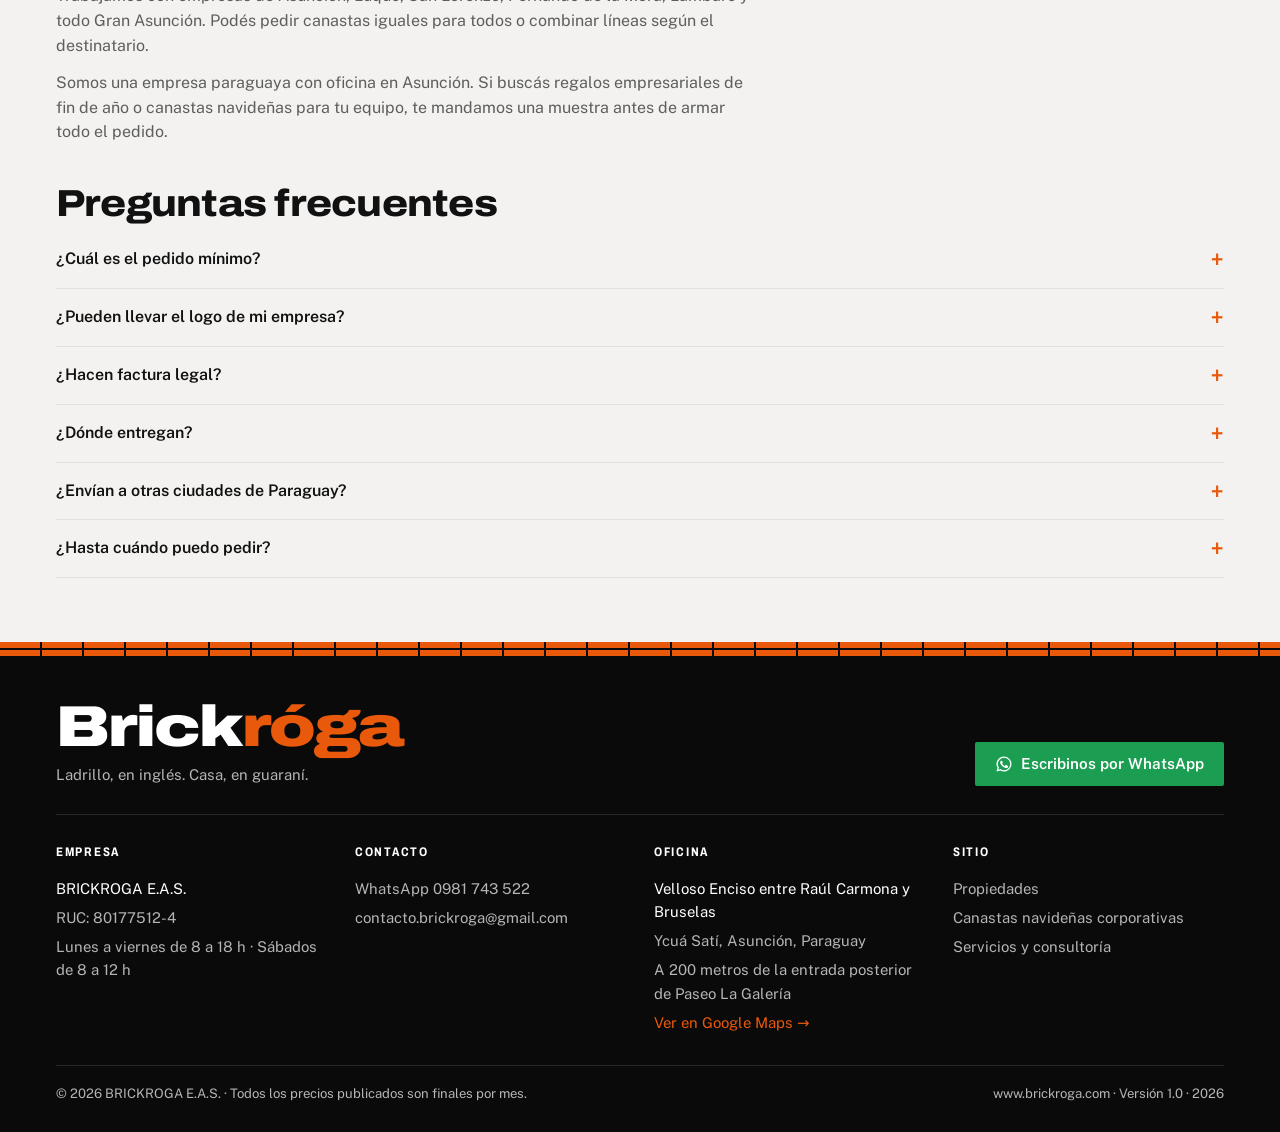
<file: canastas-navidenas-corporativas.html>
<!doctype html>
<html lang="es-PY">
<head>
<title>Canastas navideñas empresariales y corporativas en Paraguay | Brickroga</title>
<meta charset="utf-8">
<meta name="viewport" content="width=device-width, initial-scale=1, viewport-fit=cover">
<meta name="claude:viewport-fit-sides" content="cover">
<meta name="theme-color" content="#111111">
<link rel="icon" type="image/svg+xml" href="assets/favicon.svg">
<link rel="preconnect" href="https://fonts.googleapis.com">
<link rel="preconnect" href="https://fonts.gstatic.com" crossorigin>
<link rel="stylesheet" href="https://fonts.googleapis.com/css2?family=Archivo:wdth,wght@62..125,400..900&family=Public+Sans:wght@400;500;600;700&display=swap">
<link rel="stylesheet" href="assets/styles.css">
<meta name="description" content="Canastas navideñas empresariales en Paraguay: regalos de fin de año para clientes y colaboradores en bolso térmico, mochila o bolsa de viaje, con el logo de tu empresa. Entrega en Asunción y Gran Asunción y factura con RUC. Cotizá por WhatsApp.">
<link rel="canonical" href="https://www.brickroga.com/canastas-navidenas-corporativas.html">
<link rel="alternate" hreflang="es-PY" href="https://www.brickroga.com/canastas-navidenas-corporativas.html">
<link rel="alternate" hreflang="en" href="https://www.brickroga.com/canastas-navidenas-corporativas.html?lang=en">
<link rel="alternate" hreflang="x-default" href="https://www.brickroga.com/canastas-navidenas-corporativas.html">
<meta name="geo.region" content="PY-ASU">
<meta name="geo.placename" content="Asunción, Paraguay">
<meta property="og:title" content="Canastas navideñas corporativas en Paraguay | Brickroga">
<meta property="og:description" content="Canastas de Navidad para empresas en Asunción, Paraguay, con tu logo, entrega y factura con RUC.">
<meta property="og:type" content="website">
<meta property="og:locale" content="es_PY">
<meta property="og:url" content="https://www.brickroga.com/canastas-navidenas-corporativas.html">
<script type="application/ld+json">
{
  "@context": "https://schema.org",
  "@graph": [
    {
      "@type": "LocalBusiness",
      "@id": "https://www.brickroga.com/#empresa",
      "name": "Brickroga",
      "legalName": "BRICKROGA E.A.S.",
      "url": "https://www.brickroga.com/",
      "areaServed": [{ "@type": "City", "name": "Asunción" }, { "@type": "AdministrativeArea", "name": "Gran Asunción" }, { "@type": "Country", "name": "Paraguay" }],
      "taxID": "80177512-4",
      "telephone": "+595981743522",
      "address": { "@type": "PostalAddress", "streetAddress": "Velloso Enciso entre Raúl Carmona y Bruselas, Ycuá Satí", "addressLocality": "Asunción", "addressCountry": "PY" }
    },
    {
      "@type": "Service",
      "name": "Canastas navideñas corporativas",
      "serviceType": "Canastas de Navidad para empresas",
      "alternateName": ["Canastas navideñas empresariales", "Regalos empresariales de fin de año", "Canastas de Navidad corporativas"],
      "provider": { "@id": "https://www.brickroga.com/#empresa" },
      "areaServed": "Asunción y Gran Asunción, Paraguay",
      "url": "https://www.brickroga.com/canastas-navidenas-corporativas.html"
    },
    {
      "@type": "FAQPage",
      "mainEntity": [
        { "@type": "Question", "name": "¿Cuál es el pedido mínimo de canastas navideñas corporativas?",
          "acceptedAnswer": { "@type": "Answer", "text": "El pedido mínimo es de 10 canastas. Para pedidos más grandes armamos un precio por volumen." } },
        { "@type": "Question", "name": "¿Pueden llevar el logo de mi empresa?",
          "acceptedAnswer": { "@type": "Answer", "text": "Sí. Todas llevan una tarjeta con el logo de tu empresa." } },
        { "@type": "Question", "name": "¿Hacen factura legal?",
          "acceptedAnswer": { "@type": "Answer", "text": "Sí. Brickroga E.A.S. emite factura legal con RUC." } },
        { "@type": "Question", "name": "¿Envían a otras ciudades de Paraguay?",
          "acceptedAnswer": { "@type": "Answer", "text": "Entregamos en Asunción y Gran Asunción. Para pedidos a otras ciudades de Paraguay, consultanos por WhatsApp y vemos el envío." } },
        { "@type": "Question", "name": "¿Dónde entregan?",
          "acceptedAnswer": { "@type": "Answer", "text": "Entregamos en Asunción y Gran Asunción, en tu oficina o directamente a cada destinatario." } }
      ]
    }
  ]
}
</script>
</head>
<body data-page="canastas">
<header id="site-header"></header>
<main>
  <section class="xhero">
    <div class="wrap">
      <div>
        <p class="label"><span aria-hidden="true">🎄 </span>Navidad 2026 · Regalos empresariales</p>
        <h1 style="margin-top:12px">Canastas navideñas corporativas en Asunción, Paraguay</h1>
        <p class="lead">Canastas en bolso térmico, mochila o bolsa de viaje para regalar a clientes, proveedores y a tu equipo. Las personalizamos con tu logo, las entregamos donde nos digas y te facturamos con RUC.</p>
        <div class="xhero-actions">
          <a class="btn btn-orange" href="#cotizar">Pedir cotización</a>
          <a class="btn btn-line" id="hero-wa" data-wa="Hola Brickroga, quiero cotizar canastas navideñas corporativas." href="#">Escribir por WhatsApp</a>
        </div>
      </div>
      <div class="xh-right"><div class="ticks" id="ticks"></div></div>
    </div>
  </section>

  <section class="section xsec">
    <div class="wrap">
      <div class="section-head"><h2><span aria-hidden="true">🎁 </span>Elegí la canasta para tu empresa</h2><span class="muted">Precio por unidad</span></div>
      <div class="tiers" id="tiers"></div>
      <p class="muted" style="font-size:.88rem;margin-top:16px">Para más de 50 unidades armamos precio por volumen. A partir de 30 unidades podés pedir una canasta a medida.</p>
    </div>
  </section>

  <section class="section section-concrete">
    <div class="wrap">
      <div class="section-head"><h2>Cómo se hace un pedido</h2></div>
      <div class="steps">
        <div class="step"><span class="n">PASO 1</span><h3>Elegís canasta y cantidad</h3><p>Nos decís cuántas necesitás y para quién: clientes, proveedores o tu equipo.</p></div>
        <div class="step"><span class="n">PASO 2</span><h3>Aprobás una muestra</h3><p>Agregamos tu logo y un mensaje, y te mandamos la foto de una canasta armada antes de hacer el resto.</p></div>
        <div class="step"><span class="n">PASO 3</span><h3>Entregamos con factura</h3><p>Llevamos todo a tu oficina o a cada destinatario en Asunción y Gran Asunción.</p></div>
      </div>
    </div>
  </section>

  <section class="section" id="cotizar">
    <div class="wrap quote">
      <div style="display:grid;gap:14px">
        <h2>Pedí tu cotización</h2>
        <p class="muted">Completá los datos y se abre WhatsApp con el pedido ya escrito. Te respondemos con el precio final y la fecha de entrega.</p>
        <div><p class="label" style="margin-top:8px">Medios de pago</p><div class="pays" id="pays"></div></div>
        <div><p class="label" style="margin-top:8px">Horario de atención</p><p id="horario" style="margin-top:6px"></p></div>
      </div>
      <form class="form" id="qform">
        <div class="field"><label for="q-empresa">Empresa</label><input id="q-empresa" name="empresa" required autocomplete="organization" placeholder="Nombre de la empresa"></div>
        <div class="field"><label for="q-ruc">RUC</label><input id="q-ruc" name="ruc" placeholder="Opcional"></div>
        <div class="field"><label for="q-linea">Canasta</label><select id="q-linea" name="linea"></select></div>
        <div class="field"><label for="q-cant">Cantidad</label><input id="q-cant" name="cantidad" type="number" min="1" value="20" inputmode="numeric"></div>
        <div class="field full"><label for="q-msg">Comentarios</label><textarea id="q-msg" name="msg" rows="3" placeholder="Fecha de entrega, dirección, si llevan logo..."></textarea></div>
        <div class="full" style="display:flex;justify-content:space-between;align-items:center;gap:12px;flex-wrap:wrap;border-top:1px solid var(--line);padding-top:14px">
          <span class="num" id="q-total" style="font-weight:700;font-family:var(--font-display);font-size:1.15rem"></span>
          <button class="btn btn-wa" type="submit">Enviar por WhatsApp</button>
        </div>
      </form>
    </div>
  </section>

  <section class="section section-concrete">
    <div class="wrap" style="display:grid;gap:40px">
      <div class="prose">
        <h2>Canastas de Navidad para empresas en Paraguay</h2>
        <p>Una canasta navideña empresarial es la forma más directa de agradecer a clientes, proveedores y colaboradores al cerrar el año. En Brickroga armamos canastas corporativas con sidra, pan dulce, vino, turrón, cookies y más, presentadas en bolso térmico, mochila o bolsa de viaje que tu equipo y tus clientes van a seguir usando, con la tarjeta de tu empresa.</p>
        <p>Trabajamos con empresas de Asunción, Luque, San Lorenzo, Fernando de la Mora, Lambaré y todo Gran Asunción. Podés pedir canastas iguales para todos o combinar líneas según el destinatario.</p>
        <p>Somos una empresa paraguaya con oficina en Asunción. Si buscás regalos empresariales de fin de año o canastas navideñas para tu equipo, te mandamos una muestra antes de armar todo el pedido.</p>
      </div>
      <div class="faq">
        <h2 style="margin-bottom:8px">Preguntas frecuentes</h2>
        <details><summary>¿Cuál es el pedido mínimo?</summary><p>El pedido mínimo es de <span data-min-units>10</span> canastas. Para pedidos más grandes armamos un precio por volumen.</p></details>
        <details><summary>¿Pueden llevar el logo de mi empresa?</summary><p>Sí. Todas llevan una tarjeta con el logo de tu empresa.</p></details>
        <details><summary>¿Hacen factura legal?</summary><p>Sí. Brickroga E.A.S. emite factura legal con RUC.</p></details>
        <details><summary>¿Dónde entregan?</summary><p>Entregamos en Asunción y Gran Asunción, en tu oficina o directamente a cada destinatario.</p></details>
        <details><summary>¿Envían a otras ciudades de Paraguay?</summary><p>Entregamos en Asunción y Gran Asunción. Para pedidos a otras ciudades de Paraguay, consultanos por WhatsApp y vemos el envío.</p></details>
        <details><summary>¿Hasta cuándo puedo pedir?</summary><p>Tomamos pedidos hasta el <span data-deadline>15 de diciembre</span>. Cuanto antes pidas, más fácil es conseguir la fecha de entrega que querés.</p></details>
      </div>
    </div>
  </section>
</main>
<footer id="site-footer"></footer>
<script src="data/datos.js"></script>
<script src="assets/i18n.js"></script>
<script src="assets/iconos.js"></script>
<script src="assets/navidad.js"></script>
<script src="assets/app.js"></script>
<script>
  const D = BRICKROGA, E = BRK.esc, info = D.canastas_info;
  document.querySelector(".xhero").insertAdjacentHTML("afterbegin", BRK_SNOW() + BRK_LIGHTS(30));
  document.getElementById("ticks").insertAdjacentHTML("beforebegin", `<div class="xh-art" aria-hidden="true">${D.canastas.slice(0, 3).map(BRK_XART_FOR).join("")}</div>`);
  document.querySelectorAll(".step").forEach((s, i) => s.insertAdjacentHTML("afterbegin", `<span class="step-ico">${BRK_ICO(["gift", "star", "truck"][i])}</span>`));
  document.getElementById("hero-wa").innerHTML = BRK_ICONS.wa + "Escribir por WhatsApp";
  document.querySelectorAll("[data-min-units]").forEach(e => e.textContent = info.pedido_minimo);
  document.querySelectorAll("[data-deadline]").forEach(e => e.textContent = info.fecha_limite);
  const PX = c => c.precio ? BRK.money(c.moneda, c.precio) : "Precio a confirmar";
  const precios = D.canastas.map(c => c.precio).filter(Boolean), desde = precios.length ? Math.min(...precios) : null;
  document.getElementById("ticks").innerHTML = [
    ["Desde", desde ? BRK.money("Gs", desde) + " por unidad" : "Consultá el precio"], ["Pedido mínimo", info.pedido_minimo + " unidades"],
    ["Entrega", info.zona_entrega], ["Factura", "Con RUC"], ["Pedidos hasta", info.fecha_limite]
  ].map(r => `<div><span>${r[0]}</span><b>${E(r[1])}</b></div>`).join("");
  document.getElementById("pays").innerHTML = info.pagos.map(p => `<span>${E(p)}</span>`).join("");
  document.getElementById("horario").textContent = D.config.horario;
  document.getElementById("tiers").innerHTML = D.canastas.map(c => `
    <article class="tier${c.destacada ? " featured" : ""}">
      <div class="card-photo${(c.fotos || []).length ? "" : " xcard"}">${(c.fotos || []).length ? BRK.photo(c, 0) : BRK_XART_FOR(c) + '<span class="xcap">Ilustración · foto real próximamente</span>'}<div class="tags">${c.destacada ? '<span class="chip chip-orange">La más pedida</span>' : ""}${c.ejemplo ? '<span class="chip chip-ej">Ejemplo</span>' : ""}</div></div>
      <div class="tier-body">
        <span class="label tier-lbl">${BRK_ICO("ornament")}${E(c.empaque)}</span>
        <h3>${E(c.nombre)}</h3>
        <div class="price">${c.precio ? BRK.money(c.moneda, c.precio) + " <small>/ unidad</small>" : '<span class="consult">Precio a confirmar</span>'}</div>
        <ul>${c.contenido.map(i => "<li>" + E(i) + "</li>").join("")}</ul>
        <a class="btn ${c.destacada ? "btn-orange" : "btn-black"}" href="${BRK.waLink("Hola Brickroga, quiero pedir la " + c.nombre + (c.precio ? " (" + BRK.money(c.moneda, c.precio) + " por unidad)" : "") + " para mi empresa.")}" target="_blank" rel="noopener">${BRK_ICONS.wa}Pedir por WhatsApp</a>
      </div>
    </article>`).join("");
  const f = document.getElementById("qform"), sel = f.elements.linea;
  sel.innerHTML = D.canastas.map(c => `<option value="${E(c.id)}">${E(c.nombre)}${c.precio ? " · " + BRK.money(c.moneda, c.precio) : ""}</option>`).join("") + '<option value="medida">Canasta a medida</option>';
  function upd() {
    const c = D.canastas.find(x => x.id === sel.value), n = Math.max(0, +f.elements.cantidad.value || 0);
    document.getElementById("q-total").textContent = c && c.precio && n ? "Estimado: " + BRK.money(c.moneda, c.precio * n) : "";
  }
  f.addEventListener("input", upd); upd();
  f.addEventListener("submit", e => {
    e.preventDefault();
    const v = Object.fromEntries(new FormData(f)), c = D.canastas.find(x => x.id === v.linea);
    const txt = "Hola Brickroga, quiero cotizar canastas navideñas corporativas.\n" +
      "Empresa: " + v.empresa + (v.ruc ? " (RUC " + v.ruc + ")" : "") + "\n" +
      "Canasta: " + (c ? c.nombre : "A medida") + "\nCantidad: " + v.cantidad + (v.msg ? "\nComentarios: " + v.msg : "");
    const a = document.createElement("a"); a.href = BRK.waLink(txt); a.target = "_blank"; a.rel = "noopener"; document.body.appendChild(a); a.click(); a.remove();
  });
</script>
</body>
</html>
</file>
<file: assets/styles.css>
/* Layout: white page, black type and signage, orange accent. Big crossfading banner on top, photos in an offset (running-bond) layout,
   prices set like a painted "SE ALQUILA" sign, Apple-style reveal on scroll. Square corners. */
:root{
  --black:#111111;
  --black-deep:#0A0A0A;
  --orange:#E8590C;
  --orange-ink:#C2470A;
  --orange-soft:#FDE8DC;
  --concrete:#F3F2F0;
  --bg:#FFFFFF;
  --surface:#FFFFFF;
  --fg:#111111;
  --fg-soft:#5E5E5E;
  --line:#E2E0DC;
  --plate-fg:#FFFFFF;
  --on-dark:#FFFFFF;
  --on-dark-soft:#B5B5B5;
  --ok:#1D6B45;
  --ok-bg:#E1F0E7;
  --warn:#7A5300;
  --warn-bg:#FBEFD2;
  --wa:#1C9E52;
  --gold:#D9A441;
  --font-display:"Archivo", "Arial Narrow", "Helvetica Neue", Arial, sans-serif;
  --font-body:"Public Sans", "Segoe UI", system-ui, -apple-system, sans-serif;
  --max:1200px;
}
@media (prefers-color-scheme: dark){ :root:not([data-theme="light"]){
  --black:#1C1C1C; --black-deep:#050505; --orange:#F2711F; --orange-ink:#FF8A3D; --orange-soft:#3A1E0E; --concrete:#181818;
  --bg:#0C0C0C; --surface:#151515; --fg:#F2F2F2; --fg-soft:#A3A3A3; --line:#2B2B2B;
  --ok:#6FD3A0; --ok-bg:#12301F; --warn:#F0C766; --warn-bg:#36290C; color-scheme:dark; } }
:root[data-theme="dark"]{
  --black:#1C1C1C; --black-deep:#050505; --orange:#F2711F; --orange-ink:#FF8A3D; --orange-soft:#3A1E0E; --concrete:#181818;
  --bg:#0C0C0C; --surface:#151515; --fg:#F2F2F2; --fg-soft:#A3A3A3; --line:#2B2B2B;
  --ok:#6FD3A0; --ok-bg:#12301F; --warn:#F0C766; --warn-bg:#36290C; color-scheme:dark; }

*{box-sizing:border-box}
html{-webkit-text-size-adjust:100%}
body{margin:0;background:var(--bg);color:var(--fg);font-family:var(--font-body);font-size:16px;line-height:1.55;-webkit-font-smoothing:antialiased}
img,video{max-width:100%;display:block}
a{color:inherit}
h1,h2,h3{font-family:var(--font-display);font-stretch:112%;line-height:1.02;letter-spacing:-.02em;text-wrap:balance;margin:0;font-weight:800}
h1{font-size:clamp(2.2rem,5.4vw,4.1rem)}
h2{font-size:clamp(1.6rem,3vw,2.35rem)}
h3{font-size:1.15rem;font-weight:700;letter-spacing:-.01em}
p{margin:0}
.label{font-family:var(--font-display);font-stretch:75%;font-weight:700;font-size:.8rem;letter-spacing:.14em;text-transform:uppercase;color:var(--fg-soft)}
.muted{color:var(--fg-soft)}
.num{font-variant-numeric:tabular-nums}
:focus-visible{outline:3px solid var(--orange);outline-offset:2px}
@media (prefers-reduced-motion:reduce){*{transition:none!important;animation:none!important}}

.wrap{max-width:var(--max);margin:0 auto;padding-left:max(16px,env(safe-area-inset-left,0px));padding-right:max(16px,env(safe-area-inset-right,0px))}

/* Header */
body::before{content:"";position:fixed;inset:0 0 auto;height:env(safe-area-inset-top,0px);z-index:60;background:var(--surface)}
.site-header{position:sticky;top:env(safe-area-inset-top,0px);z-index:50;background:var(--surface);border-bottom:1px solid var(--line)}
.site-header .wrap{display:flex;align-items:center;gap:20px;min-height:68px}
.logo{display:flex;align-items:center;gap:10px;text-decoration:none;color:var(--fg)}
.logo svg{width:34px;height:34px;flex:none}
.logo b{font-family:var(--font-display);font-stretch:125%;font-weight:900;font-size:1.15rem;letter-spacing:.04em}
.nav{display:flex;gap:2px;margin-left:auto;align-items:center}
.nav a{text-decoration:none;font-size:.95rem;font-weight:500;padding:8px 12px;color:var(--fg-soft)}
.nav a:hover,.nav a[aria-current="page"]{color:var(--fg)}
.nav a[aria-current="page"]{box-shadow:inset 0 -2px 0 var(--orange)}
.nav .btn{margin-left:10px;color:var(--plate-fg)}
.menu-btn{display:none;margin-left:auto;background:none;border:1px solid var(--line);color:var(--fg);padding:8px 14px;font:inherit;font-size:.9rem;cursor:pointer}
@media (max-width:860px){
  .menu-btn{display:block}
  .nav{display:none;position:absolute;top:100%;left:0;right:0;flex-direction:column;align-items:stretch;background:var(--surface);padding:8px max(16px,env(safe-area-inset-right,0px)) 16px max(16px,env(safe-area-inset-left,0px));border-bottom:1px solid var(--line)}
  .nav.open{display:flex}
  .nav a{padding:12px 4px;border-bottom:1px solid var(--line)}
  .nav a[aria-current="page"]{box-shadow:none;color:var(--orange)}
  .nav .btn{margin:12px 0 0;border:0}
}

/* Buttons */
.btn{display:inline-flex;align-items:center;justify-content:center;gap:8px;font:inherit;font-weight:600;font-size:.95rem;text-decoration:none;border:0;padding:13px 20px;cursor:pointer;line-height:1.1;border-radius:2px}
.btn svg{width:18px;height:18px;flex:none}
.btn-black{background:var(--black);color:var(--plate-fg)}
.btn-black:hover{background:var(--black-deep)}
.btn-wa{background:var(--wa);color:#fff}
.btn-wa:hover{filter:brightness(1.07)}
.btn-line{background:transparent;color:inherit;box-shadow:inset 0 0 0 1.5px currentColor}
.btn-orange{background:var(--orange);color:#fff}

/* The sign: price set like a painted rental sign */
.cartel{display:inline-flex;flex-direction:column;background:var(--black);color:var(--plate-fg);padding:12px 18px 14px;border:3px solid var(--black);outline:2px solid var(--plate-fg);outline-offset:-7px;font-family:var(--font-display)}
.cartel .se{font-stretch:75%;font-weight:800;letter-spacing:.16em;font-size:.78rem;text-transform:uppercase;opacity:.85}
.cartel .monto{font-stretch:88%;font-weight:900;font-size:clamp(1.8rem,3.4vw,2.6rem);line-height:1;letter-spacing:-.01em;font-variant-numeric:tabular-nums;margin-top:4px}
.cartel .monto small{font-size:.42em;font-weight:600;font-stretch:100%;letter-spacing:0;margin-left:4px;opacity:.85}
.cartel .tel{font-stretch:75%;font-weight:700;font-size:.85rem;letter-spacing:.06em;margin-top:6px;opacity:.85}

/* Hero */
.hero{padding-block:44px 56px;border-bottom:1px solid var(--line)}
.hero .wrap{display:grid;grid-template-columns:minmax(0,1fr) minmax(0,1.05fr);gap:48px;align-items:center}
@media (max-width:900px){.hero .wrap{grid-template-columns:1fr;gap:32px}}
.hero h1 .b{color:var(--orange-ink)}
.hero .lead{font-size:1.12rem;color:var(--fg-soft);max-width:46ch;margin-top:18px}
.hero-row{display:flex;gap:22px;align-items:flex-end;flex-wrap:wrap;margin-top:28px}
.hero-row .incl{font-size:.9rem;color:var(--fg-soft);max-width:28ch}
.hero-actions{display:flex;gap:10px;flex-wrap:wrap;margin-top:26px}

/* Running-bond photo mosaic */
.bond{display:grid;grid-template-columns:repeat(3,minmax(0,1fr));gap:10px;align-items:start}
.bond figure{margin:0;aspect-ratio:3/4;max-width:100%;overflow:hidden;background:var(--concrete)}
.bond figure img{width:100%;height:100%;object-fit:cover}
.bond .col{display:grid;gap:10px}
.bond .col:nth-child(2){margin-top:56px}
.bond .col:nth-child(3){margin-top:18px}
@media (max-width:900px){.bond figure{aspect-ratio:4/5}.bond .col:nth-child(2){margin-top:32px}}

/* Sections */
.section{padding-block:64px}
.section-concrete{background:var(--concrete)}
.section-head{display:flex;align-items:end;justify-content:space-between;gap:16px;flex-wrap:wrap;margin-bottom:28px}
.section-head .link{font-weight:600;color:var(--orange-ink);text-decoration:none}
.section-head .link:hover{text-decoration:underline}

/* Feature listing (one big property) */
.feature{display:grid;grid-template-columns:minmax(0,1.25fr) minmax(0,1fr);border:1px solid var(--line);background:var(--surface);text-decoration:none;color:inherit}
@media (max-width:860px){.feature{grid-template-columns:1fr}}
.feature-photos{display:grid;grid-template-columns:2fr 1fr;grid-template-rows:1fr 1fr;gap:4px;min-height:420px}
.feature-photos img{width:100%;height:100%;object-fit:cover}
.feature-photos img:first-child{grid-row:1/3}
@media (max-width:860px){.feature-photos{min-height:340px}}
.feature-body{padding:28px;display:flex;flex-direction:column;gap:14px;min-width:0}
.feature-body .cartel{align-self:flex-start}

/* Listing cards */
.grid{display:grid;grid-template-columns:repeat(auto-fill,minmax(258px,1fr));gap:20px}
.card{background:var(--surface);border:1px solid var(--line);display:flex;flex-direction:column;text-decoration:none;color:inherit}
.card:hover .card-photo img{transform:scale(1.03)}
.card-photo{position:relative;aspect-ratio:4/3;max-width:100%;overflow:hidden;background:var(--concrete)}
.card-photo img{width:100%;height:100%;object-fit:cover;transition:transform .4s}
.ph-empty{position:absolute;inset:0;display:flex;flex-direction:column;align-items:center;justify-content:center;gap:8px;font-size:.82rem;color:var(--fg-soft);
  background-image:linear-gradient(var(--line) 1px,transparent 1px),linear-gradient(90deg,var(--line) 1px,transparent 1px);background-size:44px 22px,44px 44px;background-position:0 0,22px 0}
.ph-empty span{background:var(--concrete);padding:4px 8px}
.ph-empty svg{width:40px;height:40px;background:var(--concrete);padding:4px}
.tags{position:absolute;top:12px;left:12px;display:flex;gap:6px;flex-wrap:wrap}
.chip{font-family:var(--font-display);font-stretch:80%;font-size:.74rem;font-weight:700;letter-spacing:.06em;text-transform:uppercase;padding:5px 8px;background:var(--surface);color:var(--fg)}
.chip-orange{background:var(--orange);color:#fff}
.chip-ej{background:var(--warn-bg);color:var(--warn)}
.chip-ok{background:var(--ok-bg);color:var(--ok)}
.card-body{padding:18px 20px 20px;display:flex;flex-direction:column;gap:6px;flex:1}
.price{font-family:var(--font-display);font-stretch:90%;font-weight:900;font-size:1.7rem;letter-spacing:-.01em;font-variant-numeric:tabular-nums;line-height:1.1}
.price small{font-family:var(--font-body);font-size:.85rem;font-weight:500;color:var(--fg-soft)}
.sub{font-size:.88rem;color:var(--fg-soft)}
.card-title{font-weight:600;margin-top:4px}
.loc{font-size:.9rem;color:var(--fg-soft);display:flex;gap:6px;align-items:center}
.loc svg{width:14px;height:14px;flex:none}
.specs{display:flex;flex-wrap:wrap;gap:6px 18px;margin-top:auto;padding-top:12px;border-top:1px solid var(--line);font-size:.88rem}
.specs span{display:flex;align-items:center;gap:6px;font-variant-numeric:tabular-nums}
.specs svg{width:16px;height:16px;color:var(--fg-soft)}

/* Christmas band */
.xmas{display:grid;grid-template-columns:auto minmax(0,1fr) auto;gap:32px;align-items:center;background:var(--black-deep);color:var(--on-dark);padding:32px 36px;position:relative;overflow:hidden}
.xmas::before{content:"";position:absolute;inset:0 0 auto;height:6px;background:repeating-linear-gradient(90deg,var(--orange) 0 30px,var(--gold) 30px 34px,#FFFFFF 34px 64px,var(--gold) 64px 68px)}
.xmas .gift{width:84px;height:84px;color:var(--gold)}
.xmas p{color:var(--on-dark-soft);max-width:56ch;margin-top:8px}
.xmas .label{color:var(--gold)}
.xmas-actions{display:flex;gap:10px;flex-wrap:wrap}
@media (max-width:860px){.xmas{grid-template-columns:1fr;padding:28px 22px;gap:18px}.xmas .gift{width:56px;height:56px}}

/* Services as a ruled list */
.svc-list{display:grid;grid-template-columns:repeat(3,minmax(0,1fr));border-top:2px solid var(--fg)}
@media (max-width:860px){.svc-list{grid-template-columns:1fr}}
.svc{padding:22px 24px 26px 0;display:flex;flex-direction:column;gap:10px;border-bottom:1px solid var(--line)}
.svc + .svc{padding-left:24px;border-left:1px solid var(--line)}
@media (max-width:860px){.svc + .svc{padding-left:0;border-left:0}}
.svc p{color:var(--fg-soft);font-size:.96rem}
.svc a{font-weight:600;color:var(--orange-ink);text-decoration:none;margin-top:auto}

/* Name story */
.story{display:grid;grid-template-columns:minmax(0,1fr) minmax(0,1.1fr);gap:48px;align-items:center}
@media (max-width:860px){.story{grid-template-columns:1fr;gap:20px}}
.word{font-family:var(--font-display);font-stretch:125%;font-size:clamp(2.6rem,8vw,5.4rem);font-weight:900;letter-spacing:-.035em;line-height:.95}
.word .r{color:var(--orange)}
.gloss{display:grid;grid-template-columns:auto 1fr;gap:4px 14px;margin-top:18px;font-size:.95rem}
.gloss b{font-family:var(--font-display);font-stretch:80%;letter-spacing:.08em;text-transform:uppercase}
.gloss span{color:var(--fg-soft)}

/* Listing page */
.page-head{padding-block:36px 8px}
.page-head p{color:var(--fg-soft);margin-top:10px}
.filters{display:flex;gap:12px;flex-wrap:wrap;align-items:end;padding-block:18px;border-block:1px solid var(--line);margin-block:20px 24px}
.field{display:flex;flex-direction:column;gap:5px;min-width:0}
.field label{font-family:var(--font-display);font-stretch:80%;font-size:.76rem;font-weight:700;letter-spacing:.1em;text-transform:uppercase;color:var(--fg-soft)}
.field select,.field input,.field textarea{font:inherit;font-size:.95rem;color:var(--fg);background:var(--surface);border:1px solid var(--line);border-radius:2px;padding:11px 12px;min-width:0;width:100%}
.filters .field{flex:1 1 150px}
.result-count{font-weight:600;margin-bottom:16px}
.empty{padding:40px;text-align:center;border:1px dashed var(--line);color:var(--fg-soft)}

/* Detail */
.crumbs{font-size:.88rem;color:var(--fg-soft);padding-block:20px}
.crumbs a{text-decoration:none;color:var(--fg-soft)} .crumbs a:hover{color:var(--fg)}
.strip{display:grid;grid-auto-flow:column;grid-auto-columns:minmax(220px,28%);gap:6px;overflow-x:auto;scroll-snap-type:x mandatory;padding-bottom:8px}
.strip img{width:100%;aspect-ratio:9/16;object-fit:cover;scroll-snap-align:start;background:var(--concrete)}
@media (max-width:600px){.strip{grid-auto-columns:72%}}
.detail{display:grid;grid-template-columns:minmax(0,1.55fr) minmax(0,1fr);gap:40px;align-items:start;padding-block:28px 64px}
@media (max-width:900px){.detail{grid-template-columns:1fr;gap:28px}}
.facts{display:grid;grid-template-columns:repeat(4,minmax(0,1fr));border-block:1px solid var(--line);margin-block:24px}
@media (max-width:520px){.facts{grid-template-columns:repeat(2,minmax(0,1fr))}}
.fact{padding:14px 12px 14px 0}
.fact + .fact{padding-left:14px;border-left:1px solid var(--line)}
@media (max-width:520px){.fact:nth-child(3){border-left:0;padding-left:0}.fact:nth-child(n+3){border-top:1px solid var(--line)}}
.fact b{display:block;font-family:var(--font-display);font-stretch:90%;font-weight:800;font-size:1.35rem;font-variant-numeric:tabular-nums}
.fact span{font-size:.82rem;color:var(--fg-soft)}
.feat{display:grid;grid-template-columns:repeat(2,minmax(0,1fr));gap:8px 24px;padding:0;margin:12px 0 0}
@media (max-width:520px){.feat{grid-template-columns:1fr}}
.feat li{list-style:none;padding-left:22px;position:relative;font-size:.95rem}
.feat li::before{content:"";position:absolute;left:0;top:.55em;width:10px;height:5px;background:var(--orange)}
.near{display:grid;gap:0;margin-top:14px;border-top:1px solid var(--line)}
.near div{display:grid;grid-template-columns:minmax(0,1fr) auto auto;gap:16px;padding-block:10px;border-bottom:1px solid var(--line);font-variant-numeric:tabular-nums}
.near span{color:var(--fg-soft)}
.price-box{position:sticky;top:calc(env(safe-area-inset-top,0px) + 88px);background:var(--surface);border:1px solid var(--line);padding:22px;display:flex;flex-direction:column;gap:14px}
.price-box .cartel{align-self:stretch}
.price-box dl{display:grid;grid-template-columns:1fr auto;gap:8px 12px;margin:0;font-size:.93rem}
.price-box dt{color:var(--fg-soft)} .price-box dd{margin:0;font-weight:600;text-align:right;font-variant-numeric:tabular-nums}
.incl-box{background:var(--ok-bg);color:var(--ok);padding:12px 14px;font-size:.9rem}
.price-box .btn{width:100%}
.video-wrap{max-width:360px}
.video-wrap video{width:100%;aspect-ratio:9/16;object-fit:cover;background:var(--concrete)}
.media-row{display:grid;grid-template-columns:minmax(0,.8fr) minmax(0,1.2fr);gap:20px;margin-top:14px;align-items:start}
@media (max-width:640px){.media-row{grid-template-columns:1fr}}
.media-row img{width:100%;border:1px solid var(--line)}

/* Canastas page */
.xhero{background:var(--black-deep);color:var(--on-dark);padding-block:56px 60px;position:relative}
.xhero::after{content:"";position:absolute;inset:auto 0 0;height:6px;background:repeating-linear-gradient(90deg,var(--orange) 0 30px,var(--gold) 30px 34px,#FFFFFF 34px 64px,var(--gold) 64px 68px)}
.xhero .wrap{display:grid;grid-template-columns:minmax(0,1.3fr) minmax(0,1fr);gap:40px;align-items:end}
@media (max-width:860px){.xhero .wrap{grid-template-columns:1fr}}
.xhero .lead{color:var(--on-dark-soft);max-width:54ch;margin-top:16px;font-size:1.08rem}
.xhero .label{color:var(--gold)}
.xhero-actions{display:flex;gap:10px;flex-wrap:wrap;margin-top:26px}
.ticks{display:grid;gap:0;border-top:1px solid rgba(255,255,255,.18)}
.ticks div{display:flex;justify-content:space-between;gap:16px;padding-block:11px;border-bottom:1px solid rgba(255,255,255,.18);font-size:.95rem}
.ticks span{color:var(--on-dark-soft)}
.ticks b{text-align:right}
.tiers{display:grid;grid-template-columns:repeat(3,minmax(0,1fr));gap:24px}
@media (max-width:900px){.tiers{grid-template-columns:1fr}}
.tier{background:var(--surface);border:1px solid var(--line);display:flex;flex-direction:column}
.tier.featured{outline:2px solid var(--orange);outline-offset:-1px}
.tier .card-photo{aspect-ratio:1/1}
.tier-body{padding:20px;display:flex;flex-direction:column;gap:10px;flex:1}
.tier ul{margin:4px 0 8px;padding-left:18px;color:var(--fg-soft);font-size:.94rem;display:grid;gap:3px}
.tier .btn{margin-top:auto}
.steps{display:grid;grid-template-columns:repeat(3,minmax(0,1fr));border-top:2px solid var(--fg)}
@media (max-width:860px){.steps{grid-template-columns:1fr}}
.step{padding:20px 24px 24px 0;display:flex;flex-direction:column;gap:8px;border-bottom:1px solid var(--line)}
.step + .step{padding-left:24px;border-left:1px solid var(--line)}
@media (max-width:860px){.step + .step{padding-left:0;border-left:0}}
.step .n{font-family:var(--font-display);font-stretch:75%;font-weight:800;color:var(--orange-ink);letter-spacing:.1em;font-size:.85rem}
.step p{color:var(--fg-soft)}
.pays{display:flex;flex-wrap:wrap;gap:8px;margin-top:10px}
.pays span{border:1px solid var(--line);padding:7px 12px;font-size:.9rem;background:var(--surface)}
.quote{display:grid;grid-template-columns:minmax(0,1fr) minmax(0,1.1fr);gap:48px;align-items:start}
@media (max-width:860px){.quote{grid-template-columns:1fr;gap:24px}}
.form{display:grid;grid-template-columns:1fr 1fr;gap:14px;background:var(--surface);border:1px solid var(--line);padding:24px}
.form .full{grid-column:1/-1}
@media (max-width:520px){.form{grid-template-columns:1fr}}
.faq details{border-bottom:1px solid var(--line);padding-block:16px}
.faq summary{cursor:pointer;font-weight:600;list-style:none;display:flex;justify-content:space-between;gap:12px}
.faq summary::-webkit-details-marker{display:none}
.faq summary::after{content:"+";font-family:var(--font-display);font-size:1.4rem;line-height:1;color:var(--orange)}
.faq details[open] summary::after{content:"–"}
.faq details p{margin-top:8px;color:var(--fg-soft);max-width:70ch}
.prose{max-width:70ch;display:grid;gap:12px;color:var(--fg-soft)}
.prose h2{color:var(--fg)}

/* Footer: everything about the company in one place */
.site-footer{background:var(--black-deep);color:var(--on-dark-soft);font-size:.93rem;position:relative}
.site-footer::before{content:"";display:block;height:14px;background:
  linear-gradient(var(--black-deep) 0 0) 0 6px/100% 2px no-repeat,
  repeating-linear-gradient(90deg,var(--orange) 0 40px,var(--black-deep) 40px 42px);}
.site-footer .wrap{padding-block:44px 28px}
.foot-top{display:flex;justify-content:space-between;align-items:flex-end;gap:24px;flex-wrap:wrap;padding-bottom:28px;border-bottom:1px solid rgba(255,255,255,.12)}
.foot-top .word{font-size:clamp(2.2rem,6vw,3.6rem);color:var(--on-dark)}
.foot-top .word .r{color:var(--orange)}
.foot-top p{margin-top:8px}
.cols{display:grid;grid-template-columns:repeat(4,minmax(0,1fr));gap:28px;padding-top:28px}
@media (max-width:900px){.cols{grid-template-columns:repeat(2,minmax(0,1fr))}}
@media (max-width:520px){.cols{grid-template-columns:1fr}}
.cols h4{font-family:var(--font-display);font-stretch:80%;font-weight:700;letter-spacing:.14em;text-transform:uppercase;font-size:.78rem;color:var(--on-dark);margin:0 0 12px}
.cols a,.cols span{display:block;color:var(--on-dark-soft);text-decoration:none;padding-block:3px;overflow-wrap:anywhere}
.cols a:hover{color:var(--on-dark)}
.cols .pend{opacity:.55;font-style:italic}
.legal{border-top:1px solid rgba(255,255,255,.12);margin-top:28px;padding-top:18px;font-size:.82rem;display:flex;justify-content:space-between;gap:12px;flex-wrap:wrap}

/* Floating WhatsApp */
.wa-float{position:fixed;right:calc(18px + env(safe-area-inset-right,0px));bottom:calc(18px + env(safe-area-inset-bottom,0px));z-index:40;width:56px;height:56px;border-radius:50%;background:var(--wa);color:#fff;display:grid;place-items:center;box-shadow:0 6px 20px rgba(0,0,0,.22)}
.wa-float svg{width:28px;height:28px}

.only-m{display:none}
@media (max-width:900px){.only-m{display:flex;flex-direction:column;align-items:flex-start;gap:12px;margin-top:18px}}

html{scroll-behavior:smooth}

/* ---- Hero slider (big banner, crossfade) ---- */
.slider{position:relative;background:var(--black-deep);color:#fff;overflow:hidden}
.slides{display:grid}
.slide{grid-area:1/1;opacity:0;visibility:hidden;transition:opacity 1s ease,visibility 1s}
.slide.on{opacity:1;visibility:visible}
.slide .wrap{display:grid;grid-template-columns:minmax(0,1fr) minmax(0,1fr);gap:48px;align-items:center;min-height:min(640px,82vh);padding-block:64px 88px}
@media (max-width:900px){.slide .wrap{grid-template-columns:1fr;gap:28px;min-height:0;padding-block:40px 72px}}
.slide .label{color:var(--orange)}
.slide h1,.slide .h1{font-family:var(--font-display);font-stretch:112%;font-weight:800;font-size:clamp(2.3rem,5.6vw,4.4rem);line-height:1;letter-spacing:-.025em;margin:12px 0 0;text-wrap:balance}
.slide h1 em,.slide .h1 em{font-style:normal;color:var(--orange)}
.slide .lead{color:#CFCFCF;font-size:clamp(1.02rem,1.6vw,1.2rem);max-width:46ch;margin-top:18px}
.slide .cta{display:flex;gap:10px;flex-wrap:wrap;margin-top:26px;align-items:center}
.slide .btn-line{color:#fff}
.slide .cartel{margin-top:24px;--black:#000}
.slide .photos{display:grid;grid-template-columns:repeat(3,minmax(0,1fr));gap:10px;align-items:start}
.slide .photos figure{margin:0;aspect-ratio:3/4.4;max-width:100%;overflow:hidden;background:#1d1d1d;position:relative}
.slide .photos figure:nth-child(2){margin-top:48px}
.slide .photos figure:nth-child(3){margin-top:16px}
.slide .photos img{width:100%;height:100%;object-fit:cover;transform:scale(1.08);transition:transform 7s ease-out}
.slide.on .photos img{transform:scale(1)}
@media (max-width:900px){.slide .photos figure{aspect-ratio:3/4}.slide .photos figure:nth-child(2){margin-top:24px}}
.slide .photos .ph-dark{position:absolute;inset:0;display:flex;flex-direction:column;align-items:center;justify-content:center;gap:10px;color:var(--gold);font-size:.8rem;
  background:radial-gradient(circle at 50% 35%,rgba(232,89,12,.35),transparent 65%),#161616}
.slide .photos .ph-dark svg{width:44%;height:auto}
.slide .photos .ph-dark span{color:#9a9a9a}
.slider-ui{position:absolute;left:0;right:0;bottom:22px;z-index:2}
.slider-ui .wrap{display:flex;align-items:center;gap:14px}
.dots{display:flex;gap:8px}
.dots button{width:34px;height:4px;border:0;padding:0;background:rgba(255,255,255,.3);cursor:pointer;position:relative;overflow:hidden}
.dots button[aria-pressed="true"]::after{content:"";position:absolute;inset:0;background:var(--orange);transform-origin:left;animation:fill 2.6s linear forwards}
.slider.paused .dots button[aria-pressed="true"]::after{animation:none}
@keyframes fill{from{transform:scaleX(0)}to{transform:scaleX(1)}}
.arrows{display:flex;gap:6px;margin-left:auto}
.arrows button{width:40px;height:40px;border:1px solid rgba(255,255,255,.35);background:transparent;color:#fff;font-size:1.2rem;cursor:pointer}
.arrows button:hover{border-color:var(--orange);color:var(--orange)}

/* ---- Apple-style motion: reveal on scroll, zoom for photos ---- */
.rv{opacity:0;transform:translateY(34px);transition:opacity .9s cubic-bezier(.2,.7,.2,1),transform .9s cubic-bezier(.2,.7,.2,1)}
.rv.in{opacity:1;transform:none}
.rv.zoom{transform:scale(.94)}
.rv.zoom.in{transform:none}
@media (prefers-reduced-motion:reduce){.rv,.rv.zoom{transform:none!important;transition:opacity .6s ease!important}html{scroll-behavior:auto}.slide .photos img{transform:none!important}.dots button::after{animation:none!important;transform:none!important}}

/* mobile: swipe rows */
@media (max-width:640px){
  .swipe{display:grid!important;grid-auto-flow:column;grid-template-columns:none!important;grid-auto-columns:86%;gap:12px!important;overflow-x:auto;scroll-snap-type:x mandatory;margin-inline:-16px;padding:4px 16px 14px;scrollbar-width:none;border-top:0!important}
  .swipe::-webkit-scrollbar{display:none}
  .swipe>*{scroll-snap-align:start;border:1px solid var(--line)!important;padding:20px!important}
}
@media (max-width:640px){.slide .photos .ph-dark span{display:none}}

/* language switch */
.lang-btn-old{font-family:var(--font-display);font-stretch:85%;font-weight:800;letter-spacing:.08em;font-size:.8rem;background:transparent;color:var(--fg);border:1.5px solid var(--fg);padding:7px 9px;cursor:pointer;line-height:1;margin-left:4px}
.lang-btn:hover{background:var(--orange);border-color:var(--orange);color:#fff}
@media (max-width:860px){.lang-btn-old{margin-left:8px}}
.slider-ui .arrows{margin-right:64px}

/* catalog additions */
.consult{font-size:.8em;font-weight:800}
.cartel .consult{font-size:.7em}
.code{position:absolute;right:10px;bottom:10px;font-family:var(--font-display);font-stretch:80%;font-weight:700;font-size:.72rem;letter-spacing:.08em;background:rgba(0,0,0,.65);color:#fff;padding:4px 7px}
.ams{display:flex;flex-wrap:wrap;gap:6px;margin-top:6px}
.am{display:inline-flex;align-items:center;gap:6px;font-size:.82rem;padding:5px 9px;background:var(--concrete);line-height:1.2}
.am .e{font-size:1rem;line-height:1}
.am.more{color:var(--fg-soft)}
.ams-big{display:grid;grid-template-columns:repeat(auto-fill,minmax(220px,1fr));gap:8px;margin-top:12px}
.ams-big .am{font-size:.95rem;padding:10px 12px}
.ams-big .am .e{font-size:1.25rem}
.blocks{display:grid;gap:18px;margin-top:8px}
.block{display:grid;grid-template-columns:auto minmax(0,1fr);gap:4px 14px;align-items:start}
.block .e{font-size:1.6rem;line-height:1;grid-row:1/3}
.block h3{font-size:1.05rem}
.block p{color:var(--fg-soft);grid-column:2}
.ideal{border-left:4px solid var(--orange);padding:6px 0 6px 16px;font-size:1.12rem;font-weight:500;max-width:60ch}
.near-list{list-style:none;padding:0;margin:12px 0 0;display:grid;gap:8px}
.addr{display:flex;flex-wrap:wrap;gap:6px 14px;align-items:center;margin-top:10px;font-size:.95rem}
.addr a{color:var(--orange-ink);font-weight:600;text-decoration:none}
.foto-nota{font-size:.82rem;color:var(--fg-soft);margin-top:4px}
.rating{display:inline-flex;align-items:center;gap:8px;font-weight:600}
.rating .stars{color:var(--orange)}
/* search strip under the banner */
.finder{background:var(--surface);border-bottom:1px solid var(--line)}
.finder form{display:grid;grid-template-columns:minmax(0,2fr) repeat(2,minmax(0,1fr)) auto;gap:10px;padding-block:18px;align-items:end}
@media (max-width:860px){.finder form{grid-template-columns:1fr 1fr}.finder form .field:first-child{grid-column:1/-1}.finder .btn{grid-column:1/-1}}
.finder .btn{height:44px}
.check-row{display:flex;flex-wrap:wrap;gap:8px 16px;align-items:center;flex-basis:100%}
.check-row label{display:inline-flex;align-items:center;gap:6px;font-size:.92rem;cursor:pointer}
.check-row input{accent-color:var(--orange);width:16px;height:16px}
/* video section */
.vid-sec{display:grid;grid-template-columns:minmax(0,340px) minmax(0,1fr);gap:48px;align-items:center}
@media (max-width:760px){.vid-sec{grid-template-columns:1fr;gap:24px}}
.vid-sec video{width:100%;aspect-ratio:9/16;object-fit:cover;background:#111}

.lang-sw{display:inline-flex;border:1.5px solid var(--fg);margin-left:6px;flex:none}
.lang-sw button{display:inline-flex;align-items:center;gap:6px;background:transparent;border:0;color:var(--fg);font-family:var(--font-display);font-stretch:85%;font-weight:800;font-size:.76rem;letter-spacing:.06em;padding:6px 8px;cursor:pointer;line-height:1}
.lang-sw button + button{border-left:1.5px solid var(--fg)}
.lang-sw button[aria-pressed="true"]{background:var(--fg);color:var(--bg)}
.lang-sw .flag{width:20px;height:12px;display:block;box-shadow:0 0 0 1px rgba(0,0,0,.15)}
@media (max-width:420px){.lang-sw span{display:none}.lang-sw button{padding:7px}}
@media (max-width:860px){.lang-sw{margin-left:8px}}
.vwrap{position:relative}
.snd{position:absolute;top:10px;left:10px;z-index:2;font:inherit;font-size:.8rem;font-weight:600;background:rgba(0,0,0,.65);color:#fff;border:0;padding:7px 10px;cursor:pointer}
@media (max-width:520px){.site-header .wrap{gap:10px}.logo b{font-size:1rem}.logo svg{width:30px;height:30px}.menu-btn{padding:7px 10px}.lang-sw{margin-left:0}}

/* Interactive map on the property detail */
.map-embed{margin-top:14px;border:1px solid var(--line, #e5e5e5);aspect-ratio:16/9;max-height:420px;width:100%;background:var(--concrete)}
.map-embed iframe{display:block;width:100%;height:100%;border:0}
@media (max-width:640px){.map-embed{aspect-ratio:4/3}}
.nota{margin-top:20px;max-width:66ch;padding:14px 16px;border-left:3px solid var(--orange);background:var(--concrete)}
.nota b{display:block;margin-bottom:4px}
.nota p{margin:0;font-size:.95rem}

/* Line icons (assets/iconos.js) */
.ico{width:1em;height:1em;flex:none;display:block}
.am .e{display:inline-flex;font-size:1.1rem;color:var(--fg)}
.ams-big .am .e{font-size:1.35rem}
.ams-big .am{gap:10px}
.block .e{display:inline-flex;font-size:1.9rem;color:var(--orange-ink)}
.check-row .e{display:inline-flex;font-size:1.05rem}
.near-list li{display:flex;gap:10px;align-items:flex-start}
.near-list .ico{font-size:1.25rem;color:var(--orange-ink);margin-top:.1em}

/* Christmas ad strip right under the hero/search */
.promo-sec{padding:28px 0 0}
.promo{display:grid;grid-template-columns:minmax(0,1.15fr) auto minmax(0,1fr) auto auto;align-items:center;gap:28px;background:var(--black-deep);color:var(--on-dark);text-decoration:none;padding:26px 30px;position:relative;overflow:hidden;min-height:150px}
.promo::before{content:"";position:absolute;inset:0 0 auto;height:4px;background:repeating-linear-gradient(90deg,var(--orange) 0 30px,var(--gold) 30px 34px,#FFFFFF 34px 64px,var(--gold) 64px 68px)}
.promo::after{content:"";grid-column:2;grid-row:1;width:1px;align-self:stretch;background:rgba(217,164,65,.45)}
.promo-a{display:grid;gap:8px;grid-column:1}
.promo-a .label{color:var(--gold)}
.promo-a strong{font-family:var(--font-display);font-weight:800;font-stretch:90%;font-size:clamp(1.5rem,2.6vw,2.15rem);line-height:1.02;letter-spacing:-.01em}
.promo-b{grid-column:3;color:var(--on-dark-soft);font-size:.95rem;line-height:1.45}
.promo-b b{color:var(--gold);font-weight:700}
.promo-b small{display:block;margin-top:8px;font-size:.8rem;color:#8A8A8A}
.promo-cta{grid-column:4;background:var(--orange);color:#fff;font-weight:700;padding:13px 22px;white-space:nowrap;transition:background .2s}
.promo:hover .promo-cta{background:var(--orange-ink)}
.promo-img{grid-column:5;width:120px;height:120px;display:grid;place-items:center;color:var(--gold);transform:rotate(-4deg);border:1px solid rgba(217,164,65,.35);background:#141414;box-shadow:0 10px 30px rgba(0,0,0,.5)}
.promo-img svg{width:58px;height:58px}
.promo-img img{width:100%;height:100%;object-fit:cover}
@media (max-width:980px){.promo{grid-template-columns:minmax(0,1fr) auto;gap:16px 20px;padding:24px 22px}.promo::after{display:none}.promo-a{grid-column:1}.promo-b{grid-column:1}.promo-cta{grid-column:1;justify-self:start}.promo-img{grid-column:2;grid-row:1/4;width:96px;height:96px;align-self:center}}
@media (max-width:560px){.promo-img{display:none}.promo{grid-template-columns:1fr}}
.promo-b small i{font-style:normal;margin:0 4px}

/* Christmas touches (gold line icons) */
.xdeco{position:absolute;inset:0;pointer-events:none;z-index:0}
.xdeco span{position:absolute;color:var(--gold);opacity:.5;display:block}
.promo > :not(.xdeco), .xhero > .wrap{position:relative;z-index:1}
.lico{display:inline-flex;vertical-align:-2px;margin-right:6px;font-size:1.1em}
.promo-count{display:inline-block;margin-top:10px;background:rgba(217,164,65,.14);color:var(--gold);font-weight:700;font-size:.8rem;padding:4px 9px}
.promo-count:empty{display:none}
.step-ico{display:inline-flex;font-size:1.9rem;color:var(--orange-ink);margin-bottom:10px}
.tier-lbl{display:inline-flex;align-items:center;gap:6px}
.tier-lbl .ico{font-size:1.15em;color:var(--orange-ink)}
@media (max-width:560px){.xdeco span:nth-child(n+5){display:none}}
@media (max-width:980px){.promo .xdeco{display:none}} @media (max-width:860px){.xhero .xdeco span{opacity:.25}}

/* ---- Christmas mood (assets/navidad.js) ---- */
.lights{position:absolute;left:0;right:0;top:0;width:100%;height:34px;z-index:2;pointer-events:none}
.lights .bulb{animation:twinkle 2.4s ease-in-out infinite}
@keyframes twinkle{0%,100%{opacity:1}50%{opacity:.35}}
.snow{position:absolute;inset:0;overflow:hidden;pointer-events:none;z-index:0}
.snow i{position:absolute;inset:-100% 0 0;background-image:radial-gradient(circle,rgba(255,255,255,.75) 1.2px,transparent 1.6px),radial-gradient(circle,rgba(255,255,255,.45) 1px,transparent 1.4px);background-size:90px 90px,140px 140px;background-position:0 0,45px 60px;animation:snowfall 18s linear infinite}
.snow i:nth-child(2){background-size:120px 120px,200px 200px;background-position:30px 20px,100px 90px;animation-duration:26s;opacity:.7}
.snow i:nth-child(3){background-size:170px 170px,240px 240px;background-position:70px 40px,10px 130px;animation-duration:36s;opacity:.5}
@keyframes snowfall{to{transform:translateY(50%)}}
@media (prefers-reduced-motion:reduce){.snow i,.lights .bulb{animation:none}}
/* hero slide 2 */
.xmas-slide{background:radial-gradient(ellipse at 78% 40%,rgba(200,16,46,.28),transparent 55%),radial-gradient(ellipse at 10% 90%,rgba(46,107,63,.3),transparent 50%),var(--black-deep);position:relative}
.xmas-slide .wrap{position:relative;z-index:1}
.xmas-slide .label{color:var(--gold)}
.xmas-slide .h1 em{color:var(--gold)}
.slide .photos .xfig{background:radial-gradient(circle at 50% 40%,rgba(232,89,12,.28),transparent 70%),#151515;display:flex;flex-direction:column;align-items:center;justify-content:center;border:1px solid rgba(217,164,65,.25)}
.xfig .xart{width:96%;height:auto}
.xfig figcaption{position:absolute;bottom:10px;left:0;right:0;text-align:center;font-size:.72rem;letter-spacing:.08em;text-transform:uppercase;color:var(--gold)}
/* promo strip */
.promo{background:radial-gradient(ellipse at 88% 50%,rgba(200,16,46,.35),transparent 50%),radial-gradient(ellipse at 0% 100%,rgba(46,107,63,.35),transparent 45%),var(--black-deep);padding-top:40px}
.promo::before{display:none}
.promo-img{background:radial-gradient(circle,rgba(232,89,12,.25),transparent 70%),#141414;width:130px;height:130px}
.promo-img .xart{width:100%;height:100%}
.promo .snow,.promo .lights{z-index:0}
.promo .lights{z-index:1}
/* canastas page */
.xhero{background:radial-gradient(ellipse at 85% 20%,rgba(200,16,46,.3),transparent 50%),radial-gradient(ellipse at 0% 100%,rgba(46,107,63,.32),transparent 45%),var(--black-deep);overflow:hidden;padding-top:72px}
.xhero .lights{height:40px}
.xh-right{display:grid;gap:18px}
.xh-art{display:grid;grid-template-columns:repeat(3,1fr);gap:8px}
.xh-art .xart{width:100%;height:auto;background:radial-gradient(circle at 50% 45%,rgba(232,89,12,.22),transparent 70%)}
.xcard{background:radial-gradient(circle at 50% 42%,rgba(232,89,12,.22),transparent 68%),#121212!important;display:flex;align-items:center;justify-content:center;position:relative}
.xcard .xart{width:82%;height:auto}
.xcap{position:absolute;bottom:10px;left:0;right:0;text-align:center;font-size:.72rem;color:#9a9a9a}
.xsec{background-image:radial-gradient(circle,rgba(200,16,46,.08) 2px,transparent 2.5px),radial-gradient(circle,rgba(46,107,63,.08) 2px,transparent 2.5px);background-size:46px 46px;background-position:0 0,23px 23px}
.map-ref{display:flex;align-items:center;gap:8px;margin-top:12px;font-size:.95rem}.map-ref .ico{font-size:1.25rem;color:var(--orange-ink)}
.promo > .lights,.promo > .snow{position:absolute}
@media (max-width:640px){.xfig figcaption{font-size:.6rem;bottom:6px;letter-spacing:.04em}.xfig .xart{margin-top:-14px}}

/* ---- Compact hero (2026-11-19): leaves room for the ad strip and listings on the first screen ---- */
.slide .wrap{min-height:0;padding-block:36px 64px;gap:40px;grid-template-columns:minmax(0,1.05fr) minmax(0,.95fr)}
.slide h1,.slide .h1{font-size:clamp(2rem,3.6vw,3.15rem);line-height:1.02}
.slide .lead{font-size:clamp(.98rem,1.2vw,1.08rem);margin-top:12px;max-width:52ch}
.slide .cartel{margin-top:16px}
.slide .cartel .monto{font-size:clamp(1.5rem,2.4vw,2rem)}
.slide .cta{margin-top:18px}
.slide .photos{max-width:460px;justify-self:end;width:100%}
.slide .photos figure{aspect-ratio:3/4}
.slide .photos figure:nth-child(2){margin-top:28px}
.slide .photos figure:nth-child(3){margin-top:10px}
.slider-ui{bottom:18px}
.xmas-slide .wrap{padding-top:44px}
.finder form{padding-block:14px}
.promo-sec{padding-top:22px}
.promo{min-height:0;padding-block:34px 22px}
@media (max-width:900px){.slide .wrap{padding-block:30px 62px;gap:22px}.slide .photos{max-width:none;justify-self:stretch}}
@media (max-width:640px){.slide .photos figure{aspect-ratio:4/5}}
.slide .wrap{grid-template-columns:minmax(0,1.35fr) minmax(0,.85fr);padding-block:32px 60px}
.slide h1,.slide .h1{font-size:clamp(1.9rem,3vw,2.75rem)}
.slide .wrap > div:first-child{display:flex;flex-wrap:wrap;align-items:flex-end;column-gap:22px}
.slide .wrap > div:first-child > .label,.slide .wrap > div:first-child > h1,.slide .wrap > div:first-child > .h1,.slide .wrap > div:first-child > .lead{flex-basis:100%}
.slide #hero-sign .cartel{margin-top:16px}
.slide .lead{max-width:62ch}
.slide .photos{max-width:400px}
@media (max-width:640px){.slide .wrap > div:first-child{display:block}}
@media (max-width:900px){.slide .wrap{grid-template-columns:1fr;padding-block:28px 62px}}
.promo-sec + .section{padding-top:44px} @media (max-width:640px){.slide .photos figure{aspect-ratio:1/1}.slide .photos figure:nth-child(2){margin-top:14px}}

/* slide 3: summer in San Bernardino */
.summer-slide{background:radial-gradient(circle at 82% 8%,rgba(255,170,60,.42),transparent 38%),radial-gradient(ellipse at 60% 110%,rgba(0,150,170,.28),transparent 55%),var(--black-deep)}
.summer-slide .label{color:#FFB547}
.summer-slide .h1 em{color:#FFB547}
.summer-slide .sb-rating{color:#fff;font-weight:600;white-space:nowrap}

/* desktop scroll effects (set from app.js, only ≥901px and without reduced motion) */
.fx .slide .wrap > div:first-child,.fx .slide .photos figure,.fx .promo,.fx .story .word{will-change:transform}
.fx .vid-sec video,.fx .video-wrap video{transform-origin:50% 60%;will-change:transform}

/* language dropdown: shows only the current language; flags inside the menu */
.lang-sw{display:none}
.lang-dd{position:relative;margin-left:6px;flex:none}
.lang-cur{display:inline-flex;align-items:center;gap:6px;background:transparent;border:1.5px solid var(--fg);color:var(--fg);font-family:var(--font-display);font-stretch:85%;font-weight:800;font-size:.78rem;letter-spacing:.08em;padding:7px 10px;cursor:pointer;line-height:1}
.lang-cur svg{width:10px;height:7px;transition:transform .2s}
.lang-cur[aria-expanded="true"] svg{transform:rotate(180deg)}
.lang-menu{position:absolute;right:0;top:calc(100% + 6px);background:var(--surface);border:1px solid var(--line);box-shadow:0 12px 30px rgba(0,0,0,.14);display:grid;min-width:150px;z-index:60;padding:4px}
.lang-menu[hidden]{display:none}
.lang-menu button{display:flex;align-items:center;gap:10px;background:transparent;border:0;color:var(--fg);font:inherit;font-size:.92rem;padding:9px 10px;cursor:pointer;text-align:left}
.lang-menu button:hover,.lang-menu button:focus-visible{background:var(--concrete)}
.lang-menu button[aria-checked="true"]{font-weight:700}
.lang-menu button[aria-checked="true"]::after{content:"✓";margin-left:auto;color:var(--orange-ink)}
.lang-menu .flag{width:22px;height:14px;display:block;box-shadow:0 0 0 1px rgba(0,0,0,.15)}
@media (max-width:520px){.lang-dd{margin-left:0}.lang-cur{padding:7px 8px}}
/* bigger hero photos without growing the banner (2026-11-19) */
@media (min-width:901px){
  .slide .wrap{grid-template-columns:minmax(0,1.3fr) minmax(0,1fr);gap:36px}
  .slide h1,.slide .h1{font-size:clamp(1.9rem,2.6vw,2.6rem)}
  .slide .photos{max-width:none;gap:10px;align-items:start}
  .slide .photos figure{aspect-ratio:auto;height:clamp(240px,21vw,290px)}
  .slide .photos figure:nth-child(2){margin-top:26px}
  .slide .photos figure:nth-child(3){margin-top:10px}
  .slide .wrap > div:first-child{column-gap:16px}
  .slide .cartel{padding:9px 14px 11px}
  .slide .cartel .monto{font-size:clamp(1.35rem,1.9vw,1.75rem)}
  .slide .cartel .se,.slide .cartel .tel{font-size:.7rem}
  .slide .cta .btn{padding-inline:16px}
}
.slide{transition:opacity .6s ease,visibility .6s}

/* search as a floating bar resting on the hero's bottom edge (2026-11-19; previous version: commit 9b0e129) */
.finder{background:transparent;border:0;position:relative;z-index:5;margin-top:-46px}
.finder form{background:var(--surface);border:1px solid var(--line);box-shadow:0 22px 50px -12px rgba(0,0,0,.35);padding:14px 16px;align-items:end}
.finder label{font-size:.66rem}
.slide .wrap{padding-bottom:104px}
.slider-ui{bottom:62px}
.promo-sec{padding-top:26px}
@media (min-width:901px){.slide .wrap{padding-bottom:100px}}
@media (max-width:900px){.finder{margin-top:-34px}.slide .wrap{padding-bottom:92px}.slider-ui{bottom:50px}.finder form{padding:12px}}
@media (max-width:640px){
  .finder form{grid-template-columns:1fr 1fr auto;gap:8px}
  .finder form .field:first-child{grid-column:1/-1}
  .finder .btn{grid-column:auto;padding-inline:14px}
  .finder label{position:absolute;width:1px;height:1px;overflow:hidden;clip:rect(0 0 0 0)}
  .finder input,.finder select{min-width:0}
}
@media (max-width:640px){.slide .wrap{padding-bottom:112px}.slider-ui{bottom:52px}}

/* never let anything (swipe rows sliding in, the big Brickróga word) widen the page on phones */
body{overflow-x:hidden}
@supports (overflow:clip){body{overflow-x:visible}html,body{overflow-x:clip}}
main{max-width:100%}
@media (max-width:640px){.story .word{font-size:clamp(2.4rem,14vw,3.6rem);max-width:100%}}
.sub-h{font-size:.95rem;margin-top:6px}
.slider-ui[hidden]{display:none}

/* photo viewer */
.strip img{cursor:zoom-in}
.lb{position:fixed;inset:0;z-index:1000;background:#0b0b0b;display:none;align-items:center;justify-content:center}
.lb.on{display:flex;animation:lbIn .2s ease}
@keyframes lbIn{from{opacity:0}to{opacity:1}}
html.lb-open,html.lb-open body{overflow:hidden}
.lb-img{max-width:calc(100vw - 160px);max-height:calc(100vh - 110px);object-fit:contain;user-select:none}
.lb-top{position:absolute;top:0;left:0;right:0;display:flex;justify-content:space-between;align-items:center;padding:14px 18px;color:#fff;font:600 .9rem/1 "Public Sans",sans-serif;letter-spacing:.04em}
.lb-x{background:none;border:1px solid rgba(255,255,255,.35);color:#fff;width:42px;height:42px;font-size:1.1rem;cursor:pointer}
.lb-x:hover,.lb-nav:hover{border-color:var(--orange,#E8590C);color:var(--orange,#E8590C)}
.lb-nav{position:absolute;top:50%;transform:translateY(-50%);background:rgba(0,0,0,.35);border:1px solid rgba(255,255,255,.35);color:#fff;width:52px;height:64px;font-size:2.2rem;line-height:1;cursor:pointer}
.lb-prev{left:18px}.lb-next{right:18px}
@media (max-width:700px){
  .lb-img{max-width:100vw;max-height:calc(100vh - 140px)}
  .lb-nav{top:auto;bottom:18px;transform:none;width:56px;height:48px}
  .lb-prev{left:calc(50% - 64px)}.lb-next{right:calc(50% - 64px)}
}

/* open-source map */
.map-embed .lmap{width:100%;height:100%;z-index:0}
.mpin{position:absolute;transform:translate(-50%,-100%);white-space:nowrap;padding:6px 10px;font:700 .78rem/1 "Public Sans",sans-serif;letter-spacing:.02em;color:#fff;background:#111;border:2px solid #fff;box-shadow:0 2px 8px rgba(0,0,0,.3)}
.mpin::after{content:"";position:absolute;left:50%;bottom:-8px;transform:translateX(-50%);border:6px solid transparent;border-top-color:inherit;border-bottom:0}
.mpin-home{background:#E8590C}
.mpin-home::after{border-top-color:#E8590C}
.mpin-ref::after{border-top-color:#111}
.leaflet-container{font-family:"Public Sans",sans-serif}
.leaflet-control-attribution{font-size:10px}
</file>
